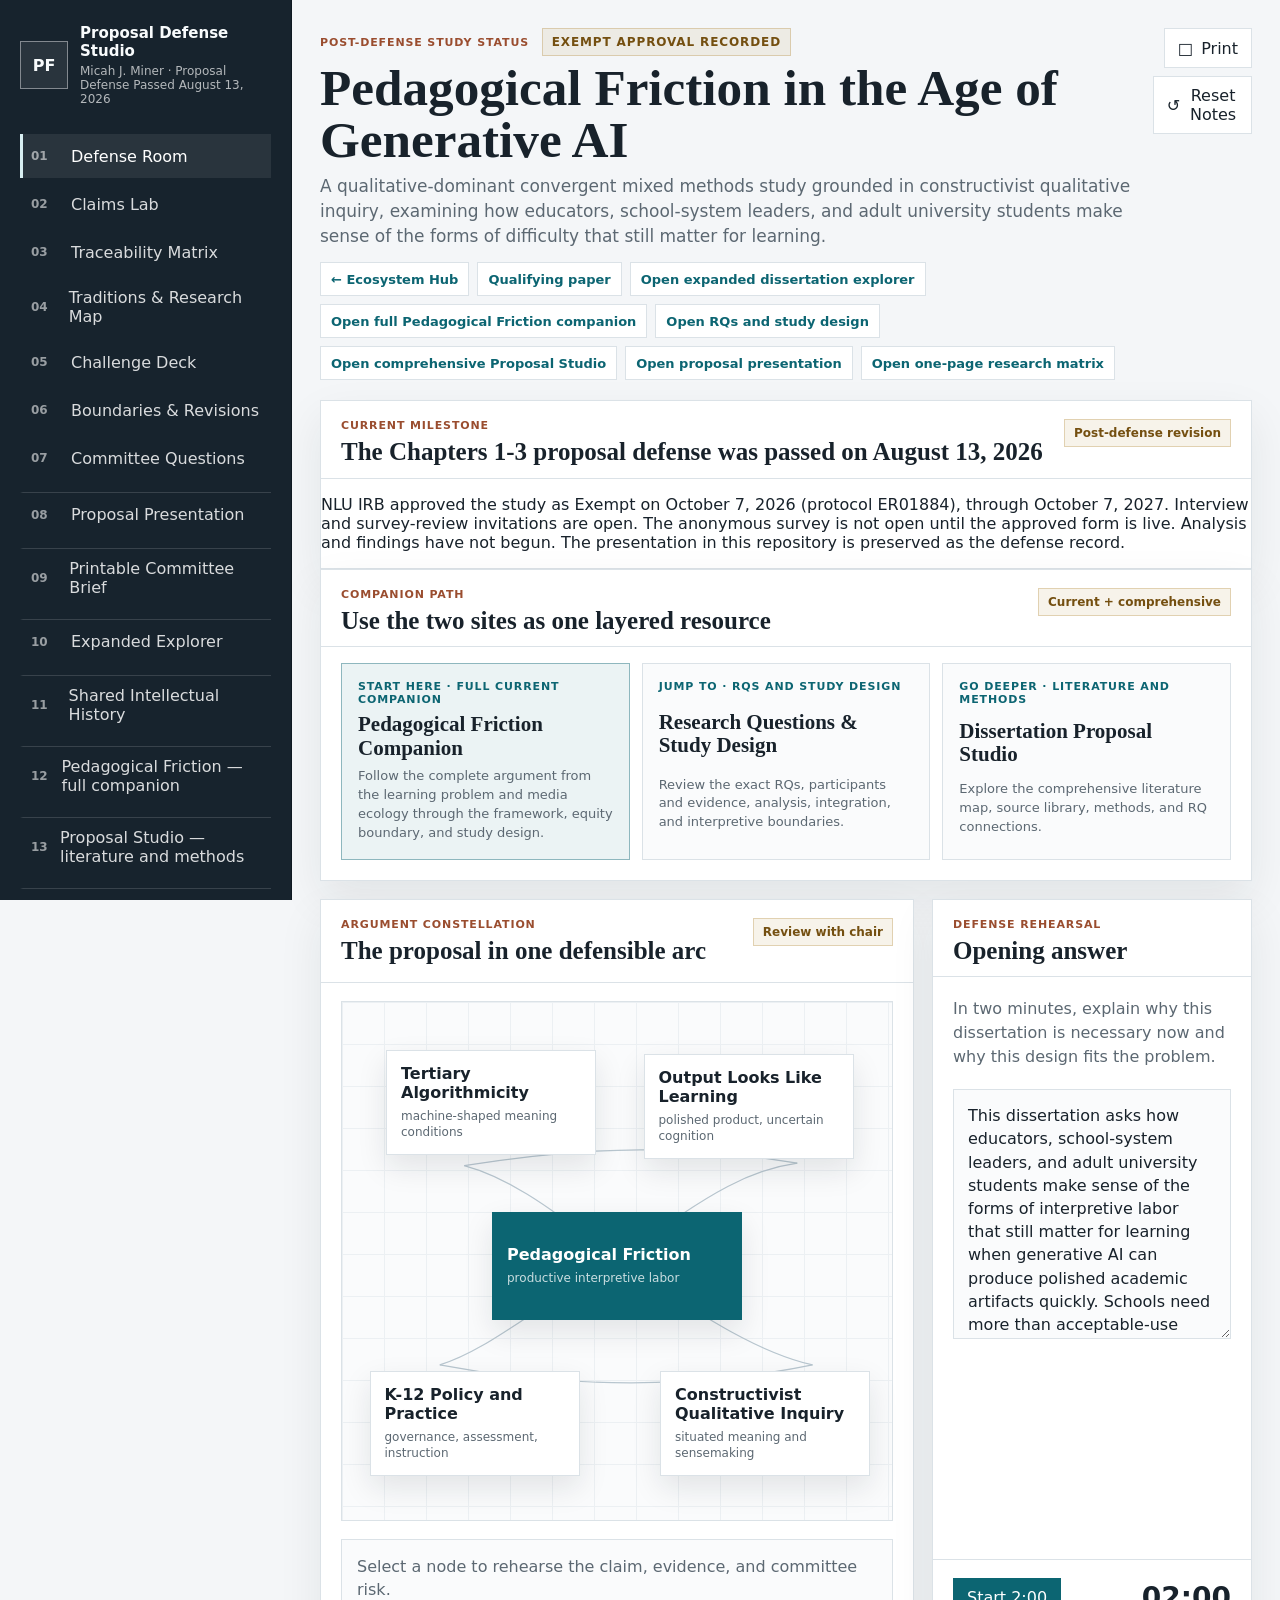
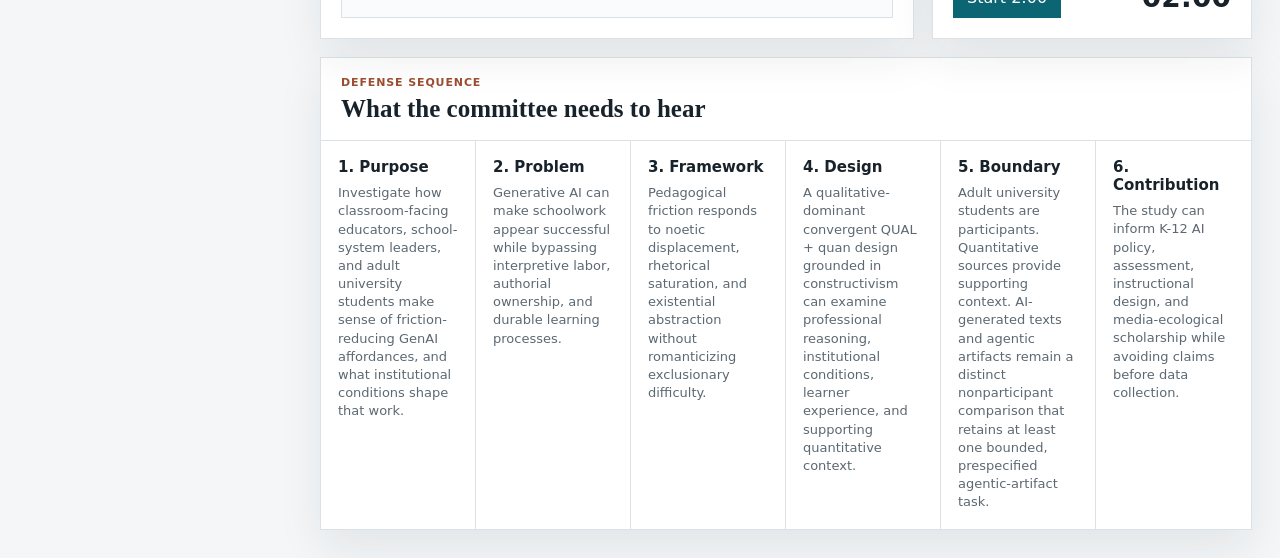
<file: index.html>
<!doctype html>
<html lang="en" data-mjm-ground="light">
<head>
  <meta charset="utf-8">
  <meta name="viewport" content="width=device-width, initial-scale=1">
  <title>Proposal Defense Studio | Pedagogical Friction in the Age of Generative AI</title>
  <meta name="description" content="Interactive dissertation proposal defense studio for claims, methods, references, and committee preparation.">
  <link rel="stylesheet" href="https://minerclass.github.io/tokens.css">
  <link rel="stylesheet" href="styles.css?v=20260901a">
</head>
<body>
  <div class="app-shell">
    <aside class="sidebar" aria-label="Proposal defense navigation">
      <a class="brand" href="#defense" data-view-link="defense" aria-label="Open Defense Room">
        <span class="brand-mark" aria-hidden="true">PF</span>
        <span>
          <strong>Proposal Defense Studio</strong>
          <small>Micah J. Miner &middot; Proposal Defense Passed August 13, 2026</small>
        </span>
      </a>

      <nav class="nav-stack" aria-label="Studio modes">
        <button class="nav-item active" type="button" data-view="defense">
          <span aria-hidden="true">01</span> Defense Room
        </button>
        <button class="nav-item" type="button" data-view="claims">
          <span aria-hidden="true">02</span> Claims Lab
        </button>
        <button class="nav-item" type="button" data-view="methods">
          <span aria-hidden="true">03</span> Traceability Matrix
        </button>
        <button class="nav-item" type="button" data-view="history">
          <span aria-hidden="true">04</span> Traditions &amp; Research Map
        </button>
        <button class="nav-item" type="button" data-view="challenges">
          <span aria-hidden="true">05</span> Challenge Deck
        </button>
        <button class="nav-item" type="button" data-view="boundaries">
          <span aria-hidden="true">06</span> Boundaries & Revisions
        </button>
        <button class="nav-item" type="button" data-view="committee">
          <span aria-hidden="true">07</span> Committee Questions
        </button>
        <a class="nav-item nav-external" href="presentation/">
          <span aria-hidden="true">08</span> Proposal Presentation
        </a>
        <a class="nav-item nav-external" href="committee-brief.html" target="_blank">
          <span aria-hidden="true">09</span> Printable Committee Brief
        </a>
        <a class="nav-item nav-external" href="explorer/">
          <span aria-hidden="true">10</span> Expanded Explorer
        </a>
        <a class="nav-item nav-external" href="intellectual-history/">
          <span aria-hidden="true">11</span> Shared Intellectual History
        </a>
        <a class="nav-item nav-external" href="https://minerclass.github.io/pedagogical-friction/#top" target="_blank" rel="noopener">
          <span aria-hidden="true">12</span> Pedagogical Friction &mdash; full companion
        </a>
        <a class="nav-item nav-external" href="https://minerclass.github.io/dissertation-proposal-studio/#traditions" target="_blank" rel="noopener">
          <span aria-hidden="true">13</span> Proposal Studio &mdash; literature and methods
        </a>
        <a class="nav-item nav-external" href="https://minerclass.github.io/dissertation-overview/" target="_blank" rel="noopener">
          <span aria-hidden="true">14</span> Dissertation Overview &mdash; canonical front door
        </a>
      </nav>

      <section class="readiness" aria-labelledby="readiness-title">
        <h2 id="readiness-title">Preparation Checks</h2>
        <div class="readiness-meter" aria-hidden="true">
          <span id="readinessBar"></span>
        </div>
        <p id="readinessText">Loading the evidence-based preparation checklist.</p>
      </section>

      <section class="source-note" aria-labelledby="source-note-title">
        <h2 id="source-note-title">Privacy Boundary</h2>
        <p>Public site content should explain the study, rehearse the defense, and map sources. Interview data, consent records, transcripts, survey responses, and private notes do not belong in GitHub Pages.</p>
      </section>
    </aside>

    <main class="workspace">
      <header class="topbar">
        <div>
          <p class="section-label">Post-Defense Study Status <span class="status-chip caution" style="margin-left:8px; font-size:0.75rem;">Exempt approval recorded</span></p>
          <h1>Pedagogical Friction in the Age of Generative AI</h1>
          <p class="lede">A qualitative-dominant convergent mixed methods study grounded in constructivist qualitative inquiry, examining how educators, school-system leaders, and adult university students make sense of the forms of difficulty that still matter for learning.</p>
          <div class="source-links" aria-label="Authoritative source documents">
            <a href="https://minerclass.github.io/dissertationquestionsbeta/" target="_blank" rel="noopener" style="font-weight: 600;">← Ecosystem Hub</a>
            <a href="https://docs.google.com/document/d/1ZtE5wDm3HvBcHt6LB7DyI1_oUZx5oc89CrKbRl_WAGY/edit?usp=sharing" target="_blank" rel="noopener">Qualifying paper</a>
            <a href="explorer/">Open expanded dissertation explorer</a>
            <a href="https://minerclass.github.io/pedagogical-friction/#top" target="_blank" rel="noopener">Open full Pedagogical Friction companion</a>
            <a href="https://minerclass.github.io/pedagogical-friction/#study" target="_blank" rel="noopener">Open RQs and study design</a>
            <a href="https://minerclass.github.io/dissertation-proposal-studio/#traditions" target="_blank" rel="noopener">Open comprehensive Proposal Studio</a>
            <a href="presentation/">Open proposal presentation</a>
            <a href="methods-matrix/">Open one-page research matrix</a>
          </div>
        </div>
        <div class="top-actions" aria-label="Studio actions">
          <button class="icon-button" type="button" id="printView" title="Print or save current view">
            <span aria-hidden="true">□</span>
            <span>Print</span>
          </button>
          <button class="icon-button" type="button" id="resetNotes" title="Reset local rehearsal notes">
            <span aria-hidden="true">↺</span>
            <span>Reset Notes</span>
          </button>
        </div>
      </header>

      <section class="panel" aria-labelledby="milestone-title">
        <div class="panel-heading compact">
          <div>
            <p class="section-label">Current Milestone</p>
            <h2 id="milestone-title">The Chapters 1-3 proposal defense was passed on August 13, 2026</h2>
          </div>
          <span class="status-chip review">Post-defense revision</span>
        </div>
        <p>NLU IRB approved the study as Exempt on October 7, 2026 (protocol ER01884), through October 7, 2027. Interview and survey-review invitations are open. The anonymous survey is not open until the approved form is live. Analysis and findings have not begun. The presentation in this repository is preserved as the defense record.</p>
      </section>

      <section class="view active" id="view-defense" aria-labelledby="defense-title">
        <section class="companion-path panel" aria-labelledby="companion-path-title">
          <div class="panel-heading compact">
            <div>
              <p class="section-label">Companion Path</p>
              <h2 id="companion-path-title">Use the two sites as one layered resource</h2>
            </div>
            <span class="status-chip review">Current + comprehensive</span>
          </div>
          <div class="companion-path-grid">
            <a class="companion-card current" href="https://minerclass.github.io/pedagogical-friction/#top" target="_blank" rel="noopener">
              <span class="companion-kicker">Start here · Full current companion</span>
              <strong>Pedagogical Friction Companion</strong>
              <span>Follow the complete argument from the learning problem and media ecology through the framework, equity boundary, and study design.</span>
            </a>
            <a class="companion-card" href="https://minerclass.github.io/pedagogical-friction/#study" target="_blank" rel="noopener">
              <span class="companion-kicker">Jump to · RQs and study design</span>
              <strong>Research Questions &amp; Study Design</strong>
              <span>Review the exact RQs, participants and evidence, analysis, integration, and interpretive boundaries.</span>
            </a>
            <a class="companion-card" href="https://minerclass.github.io/dissertation-proposal-studio/#traditions" target="_blank" rel="noopener">
              <span class="companion-kicker">Go deeper · Literature and methods</span>
              <strong>Dissertation Proposal Studio</strong>
              <span>Explore the comprehensive literature map, source library, methods, and RQ connections.</span>
            </a>
          </div>
        </section>
        <div class="defense-grid">
          <section class="argument-board panel">
            <div class="panel-heading">
              <div>
                <p class="section-label">Argument Constellation</p>
                <h2 id="defense-title">The proposal in one defensible arc</h2>
              </div>
              <span class="status-chip review">Review with chair</span>
            </div>
            <div class="constellation" aria-label="Core argument map">
              <button class="node central" type="button" data-node="Pedagogical Friction">
                <strong>Pedagogical Friction</strong>
                <span>productive interpretive labor</span>
              </button>
              <button class="node node-a" type="button" data-node="Tertiary Algorithmicity">
                <strong>Tertiary Algorithmicity</strong>
                <span>machine-shaped meaning conditions</span>
              </button>
              <button class="node node-b" type="button" data-node="Output Looks Like Learning">
                <strong>Output Looks Like Learning</strong>
                <span>polished product, uncertain cognition</span>
              </button>
              <button class="node node-c" type="button" data-node="K-12 Policy and Practice">
                <strong>K-12 Policy and Practice</strong>
                <span>governance, assessment, instruction</span>
              </button>
              <button class="node node-d" type="button" data-node="Constructivist Qualitative Inquiry">
                <strong>Constructivist Qualitative Inquiry</strong>
                <span>situated meaning and sensemaking</span>
              </button>
              <svg class="lines" viewBox="0 0 900 520" aria-hidden="true" focusable="false">
                <path d="M450 260 C330 160 260 120 200 104"></path>
                <path d="M450 260 C610 138 675 110 745 100"></path>
                <path d="M450 260 C310 340 238 406 160 430"></path>
                <path d="M450 260 C590 350 680 410 770 430"></path>
                <path d="M200 104 C410 70 575 70 745 100"></path>
                <path d="M160 430 C370 470 585 468 770 430"></path>
              </svg>
            </div>
            <div class="node-detail" id="nodeDetail">
              Select a node to rehearse the claim, evidence, and committee risk.
            </div>
          </section>

          <section class="panel rehearsal-card" aria-labelledby="rehearsal-title">
            <div class="panel-heading compact">
              <div>
                <p class="section-label">Defense Rehearsal</p>
                <h2 id="rehearsal-title">Opening answer</h2>
              </div>
            </div>
            <p class="prompt">In two minutes, explain why this dissertation is necessary now and why this design fits the problem.</p>
            <textarea id="openingAnswer" aria-label="Opening defense answer notes"></textarea>
            <div class="timer-row">
              <button type="button" class="primary-button" id="startTimer">Start 2:00</button>
              <output id="timerOutput" aria-live="polite">02:00</output>
            </div>
          </section>
        </div>

        <section class="evidence-rail panel" aria-labelledby="evidence-title">
          <div class="panel-heading">
            <div>
              <p class="section-label">Defense Sequence</p>
              <h2 id="evidence-title">What the committee needs to hear</h2>
            </div>
          </div>
          <div class="sequence" id="defenseSequence"></div>
        </section>
      </section>

      <section class="view" id="view-claims" aria-labelledby="claims-title">
        <div class="toolbar panel">
          <div>
            <p class="section-label">Claims Lab</p>
            <h2 id="claims-title">Stress-test the claims before the room does</h2>
          </div>
          <label class="select-label">Filter
            <select id="claimFilter">
              <option value="all">All claim types</option>
              <option value="problem">Problem</option>
              <option value="framework">Framework</option>
              <option value="method">Method</option>
              <option value="ethics">Ethics</option>
            </select>
          </label>
        </div>
        <div class="claim-layout">
          <div class="claim-list panel" id="claimList" aria-label="Claim list"></div>
          <article class="claim-detail panel" id="claimDetail" aria-live="polite"></article>
        </div>
        <div class="panel" style="margin-top: 2rem;">
          <div class="panel-heading compact">
            <div>
              <p class="section-label">Best Counterarguments</p>
              <h2>The strongest reasons to doubt the study</h2>
            </div>
          </div>
          <div class="detail-grid" style="grid-template-columns: 1fr 1fr;">
            <div class="detail-box">
              <strong>Technological Determinism</strong>
              <p>Generative AI does not force noetic bypass; it merely offers the option. The framework may over-attribute causality to the technology rather than to the instructional design or student motivation.</p>
              <em>Rebuttal: The study explicitly bounds causality by using "tertiary algorithmicity" as a conditioning environment, not a determinant force. It studies how educators navigate the affordances, not how the tool overrides agency.</em>
            </div>
            <div class="detail-box">
              <strong>Romanticizing Difficulty</strong>
              <p>The distinction between productive and exclusionary friction is subjective. What is called "productive" by an educator may still be an exclusionary barrier for neurodivergent or disabled learners.</p>
              <em>Rebuttal: The framework centers this very tension. RQ1 investigates how educators make sense of this distinction, capturing when and how they get it wrong. The study is not prescribing universal difficulty, but examining the governance of difficulty.</em>
            </div>
            <div class="detail-box">
              <strong>Unproductive Success is just traditional cheating</strong>
              <p>We already have frameworks for academic dishonesty and shortcut-taking. "Pedagogical friction" is just new jargon for older problems.</p>
              <em>Rebuttal: Academic integrity frameworks focus on the origin of the text. Friction focuses on the origin of the learning. GenAI produces text without the traditional markers of cheating (plagiarism), fundamentally severing the link between output quality and cognitive labor.</em>
            </div>
          </div>
        </div>
      </section>

      <section class="view" id="view-methods" aria-labelledby="methods-title">
        <div class="toolbar panel">
          <div>
            <p class="section-label">Interactive Traceability Matrix</p>
            <h2 id="methods-title">Linking research questions to evidence, analysis, and limitations</h2>
          </div>
          <a href="methods-matrix/">Open printable one-page matrix</a>
        </div>
        <div class="method-matrix panel" style="overflow-x: auto;">
          <table>
            <thead>
              <tr>
                <th>Research question</th>
                <th>Participants / evidence</th>
                <th>Instruments</th>
                <th>Analysis</th>
                <th>Constructs</th>
                <th>Integration point</th>
                <th>Limitations</th>
              </tr>
            </thead>
            <tbody id="methodRows"></tbody>
          </table>
        </div>
        <div class="methods-support-grid">
          <section class="panel">
            <div class="panel-heading compact">
              <div>
                <p class="section-label">Defense Preparation</p>
                <h2>Confirm before the August 13 defense</h2>
              </div>
            </div>
            <ul class="check-list" id="sampleChecks"></ul>
          </section>
          <section class="panel">
            <div class="panel-heading compact">
              <div>
                <p class="section-label">Public / Private</p>
                <h2>Data governance split</h2>
              </div>
            </div>
            <div class="boundary-grid" id="boundaryGrid"></div>
          </section>
        </div>
      </section>

      <section class="view" id="view-boundaries" aria-labelledby="boundaries-title">
        <div class="toolbar panel">
          <div>
            <p class="section-label">Boundaries & Revisions</p>
            <h2 id="boundaries-title">Scope limitations and framework evolution</h2>
          </div>
        </div>
        <div class="methods-support-grid">
          <section class="panel">
            <div class="panel-heading compact">
              <div>
                <p class="section-label">Scope Limits</p>
                <h2>What this study cannot claim</h2>
              </div>
            </div>
            <ul class="scope-limit-list">
              <li>
                <strong>It cannot evaluate student learning outcomes.</strong>
                <p>The study captures educator perceptions of learning and proxy measures (grades, artifacts, teacher judgment), not direct causal impacts on student cognition.</p>
              </li>
              <li>
                <strong>It cannot provide universal K-12 generalizations.</strong>
                <p>As an interpretive qualitative study, the findings may support reasoned transfer to similar contexts, but they do not provide universal statistical generalizability.</p>
              </li>
              <li>
                <strong>It cannot assess long-term AI impacts.</strong>
                <p>The study captures a specific historical moment (the initial integration of generative systems). It does not predict how normalization will shape schooling a decade from now.</p>
              </li>
              <li>
                <strong>It cannot resolve the AI integrity debate.</strong>
                <p>The study deliberately pivots from integrity to learning process; it cannot definitively tell schools how to handle discipline or academic misconduct policies.</p>
              </li>
            </ul>
          </section>

          <section class="panel">
            <div class="panel-heading compact">
              <div>
                <p class="section-label">Framework Revision</p>
                <h2>How the framework has evolved</h2>
              </div>
            </div>
            <div class="timeline" style="margin-top: 1rem;">
              <article class="boundary-item" style="margin-bottom: 1rem;">
                <strong>From "Cognitive" to "Noetic"</strong>
                <p>Initially framed as "cognitive friction", the terminology was updated to "noetic friction" to better align with the canonical framework and distinguish interpretive labor from raw mental effort.</p>
              </article>
              <article class="boundary-item" style="margin-bottom: 1rem;">
                <strong>Addition of Infrastructural Dimension</strong>
                <p>The original triad (Noetic, Rhetorical, Existential) lacked an account of the systemic conditions that enable them. The "Infrastructural" dimension was added to capture policy, assessment, and governance.</p>
              </article>
              <article class="boundary-item" style="margin-bottom: 1rem;">
                <strong>Constructivist Methodological Alignment</strong>
                <p>The methodology now uses constructivist qualitative inquiry without an unnecessary historical tradition label. Sensemaking drives the questions, thematic analysis develops patterns across accounts, and supporting quantitative evidence retains a limited contextual role.</p>
              </article>
            </div>
          </section>
        </div>
      </section>

      <section class="view" id="view-history" aria-labelledby="history-title">
        <div class="toolbar panel">
          <div>
            <p class="section-label">Traditions and Research Infrastructure</p>
            <h2 id="history-title">A working literature map for the proposal defense</h2>
          </div>
          <div class="toolbar-controls">
            <input id="historySearch" type="search" placeholder="Search source, concept, discipline" aria-label="Search the literature map">
            <select id="historyFilter" aria-label="Filter the literature map by group">
              <option value="all">All clusters</option>
            </select>
          </div>
        </div>
        <div class="history-layout">
          <div class="timeline panel" id="historyTimeline" aria-label="Reference timeline"></div>
          <article class="source-detail panel" id="sourceDetail" aria-live="polite"></article>
        </div>
      </section>

      <section class="view" id="view-challenges" aria-labelledby="challenges-title">
        <div class="toolbar panel">
          <div>
            <p class="section-label">Active Recall</p>
            <h2 id="challenges-title">Challenge Deck</h2>
          </div>
          <span class="status-chip caution">Draft answers require source verification</span>
        </div>
        <div class="challenge-layout">
          <aside class="panel challenge-categories" aria-label="Challenge categories" id="challengeCategories"></aside>
          <article class="panel challenge-card" aria-live="polite">
            <div class="panel-heading">
              <div>
                <p class="section-label" id="challengeProgress"></p>
                <h2 id="challengeHeading"></h2>
              </div>
            </div>
            <div class="challenge-body">
              <p class="challenge-question" id="challengeQuestion"></p>
              <button class="primary-button" type="button" id="revealChallenge">Reveal rationale and response scaffold</button>
              <div class="challenge-answer" id="challengeAnswer" hidden>
                <section>
                  <h3>Why the committee may ask</h3>
                  <p id="challengeRationale"></p>
                </section>
                <section>
                  <h3>Response scaffold</h3>
                  <ul id="challengePoints"></ul>
                </section>
              </div>
            </div>
            <div class="challenge-controls">
              <button class="icon-button" type="button" id="previousChallenge">Previous</button>
              <button class="icon-button" type="button" id="nextChallenge">Next</button>
            </div>
          </article>
        </div>
      </section>

      <section class="view" id="view-committee" aria-labelledby="committee-title">
        <div class="toolbar panel">
          <div>
            <p class="section-label">Committee Questions</p>
            <h2 id="committee-title">Rehearse the questions that matter</h2>
          </div>
          <span class="status-chip verified">Local notes only</span>
        </div>
        <div class="committee-layout">
          <section class="panel">
            <div class="question-list" id="questionList"></div>
          </section>
          <section class="panel">
            <div class="panel-heading compact">
              <div>
                <p class="section-label">Scratchpad</p>
                <h2>Chair-facing notes</h2>
              </div>
            </div>
            <textarea id="committeeNotes" aria-label="Committee preparation notes"></textarea>
          </section>
        </div>
      </section>
    </main>
  </div>
  <!-- Bump ?v= on every change to these files, as with styles.css above.
       /explorer and /intellectual-history load intellectual-history.js without
       a version, deliberately: they are the only pages opened from disk, and
       leaving them bare keeps that path untouched. The cost is that this page
       and those two hold separate cache entries for the same file. -->
  <script src="intellectual-history.js?v=20260813a"></script>
  <script src="app.js?v=20260813a"></script>
</body>
</html>
</file>
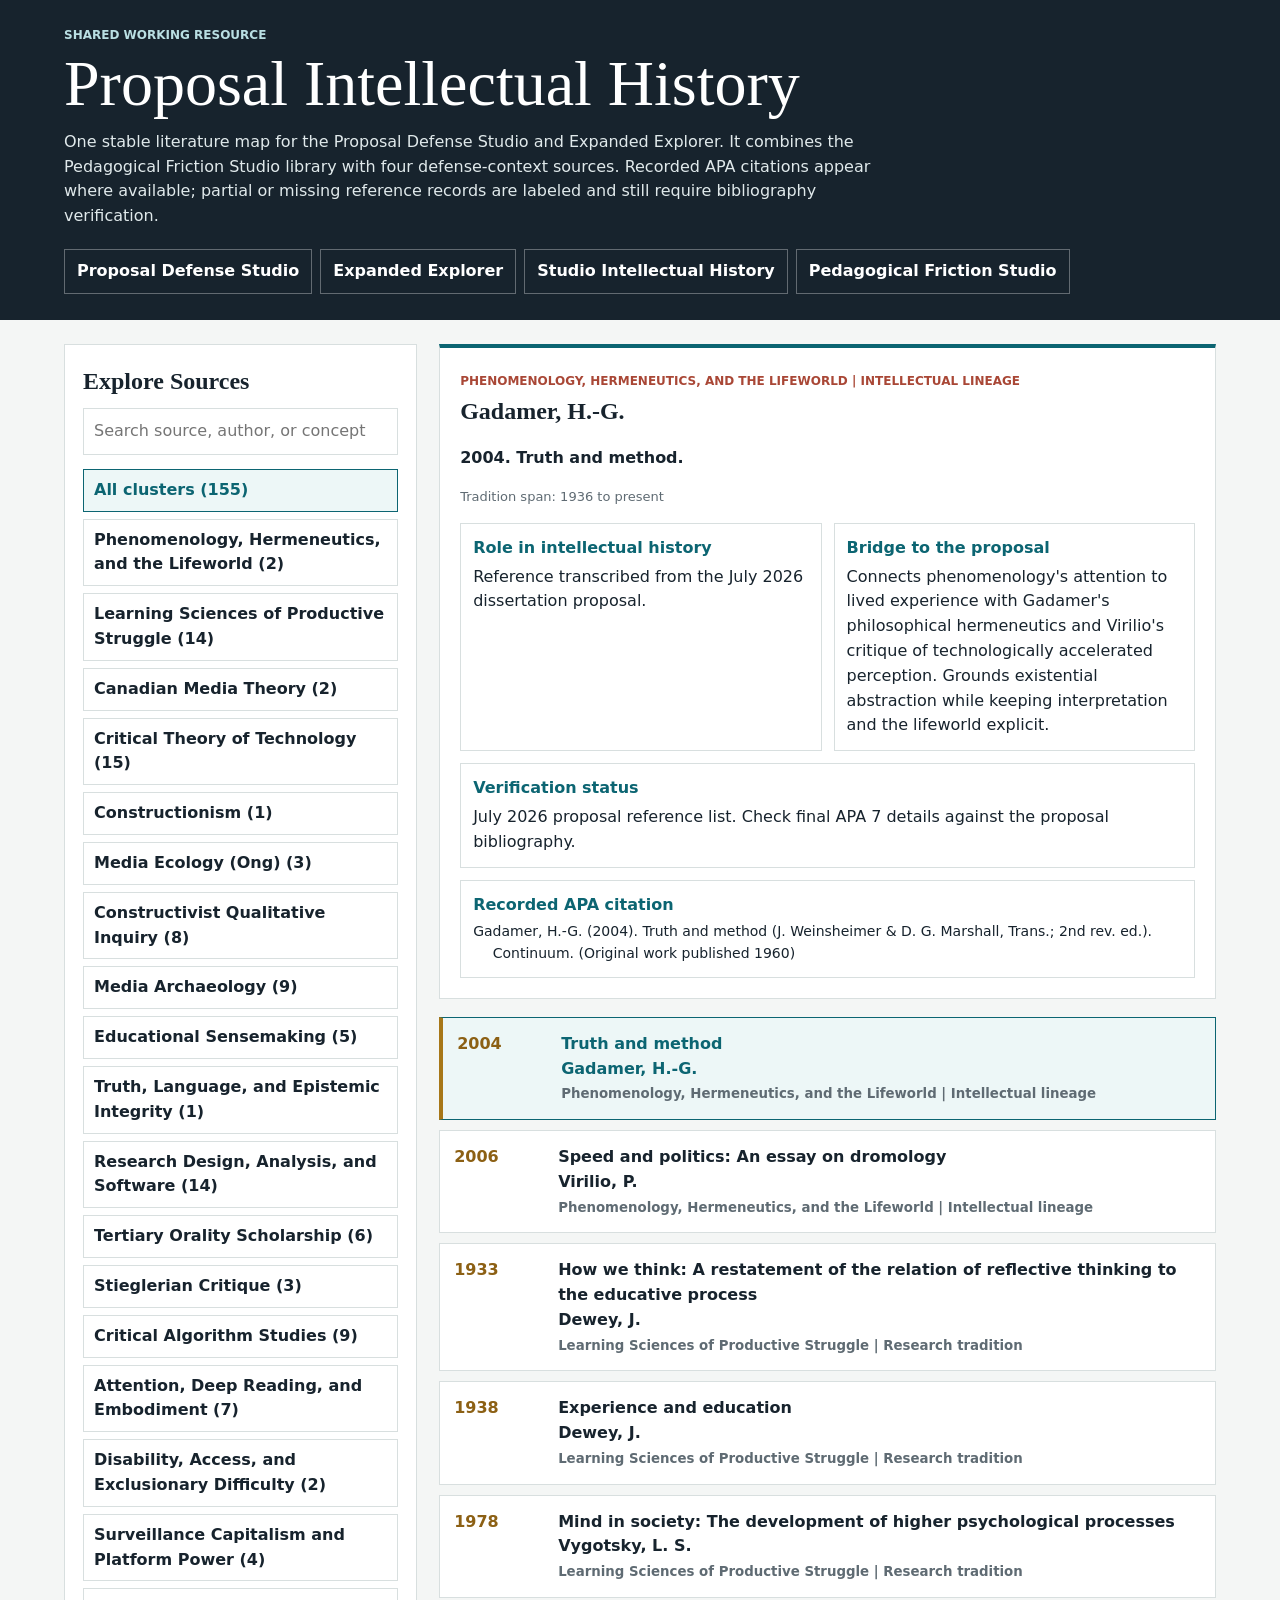
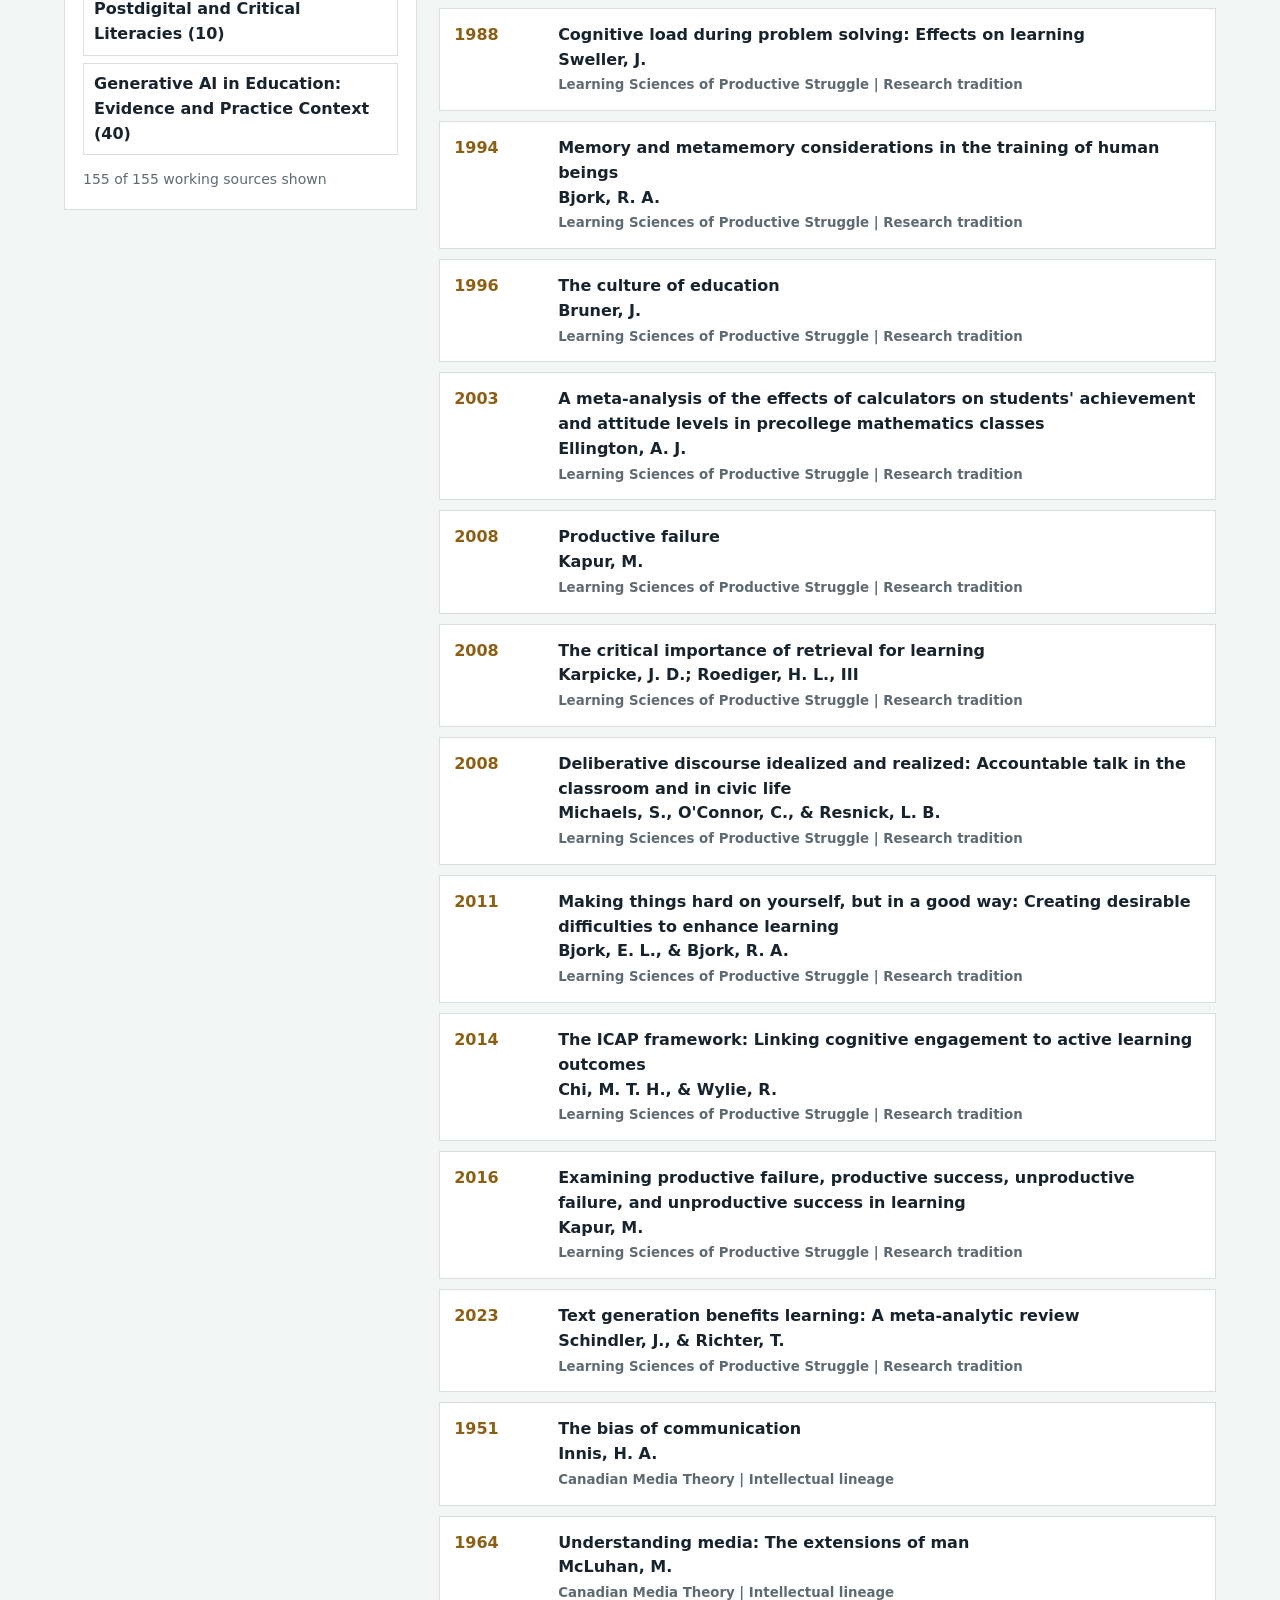
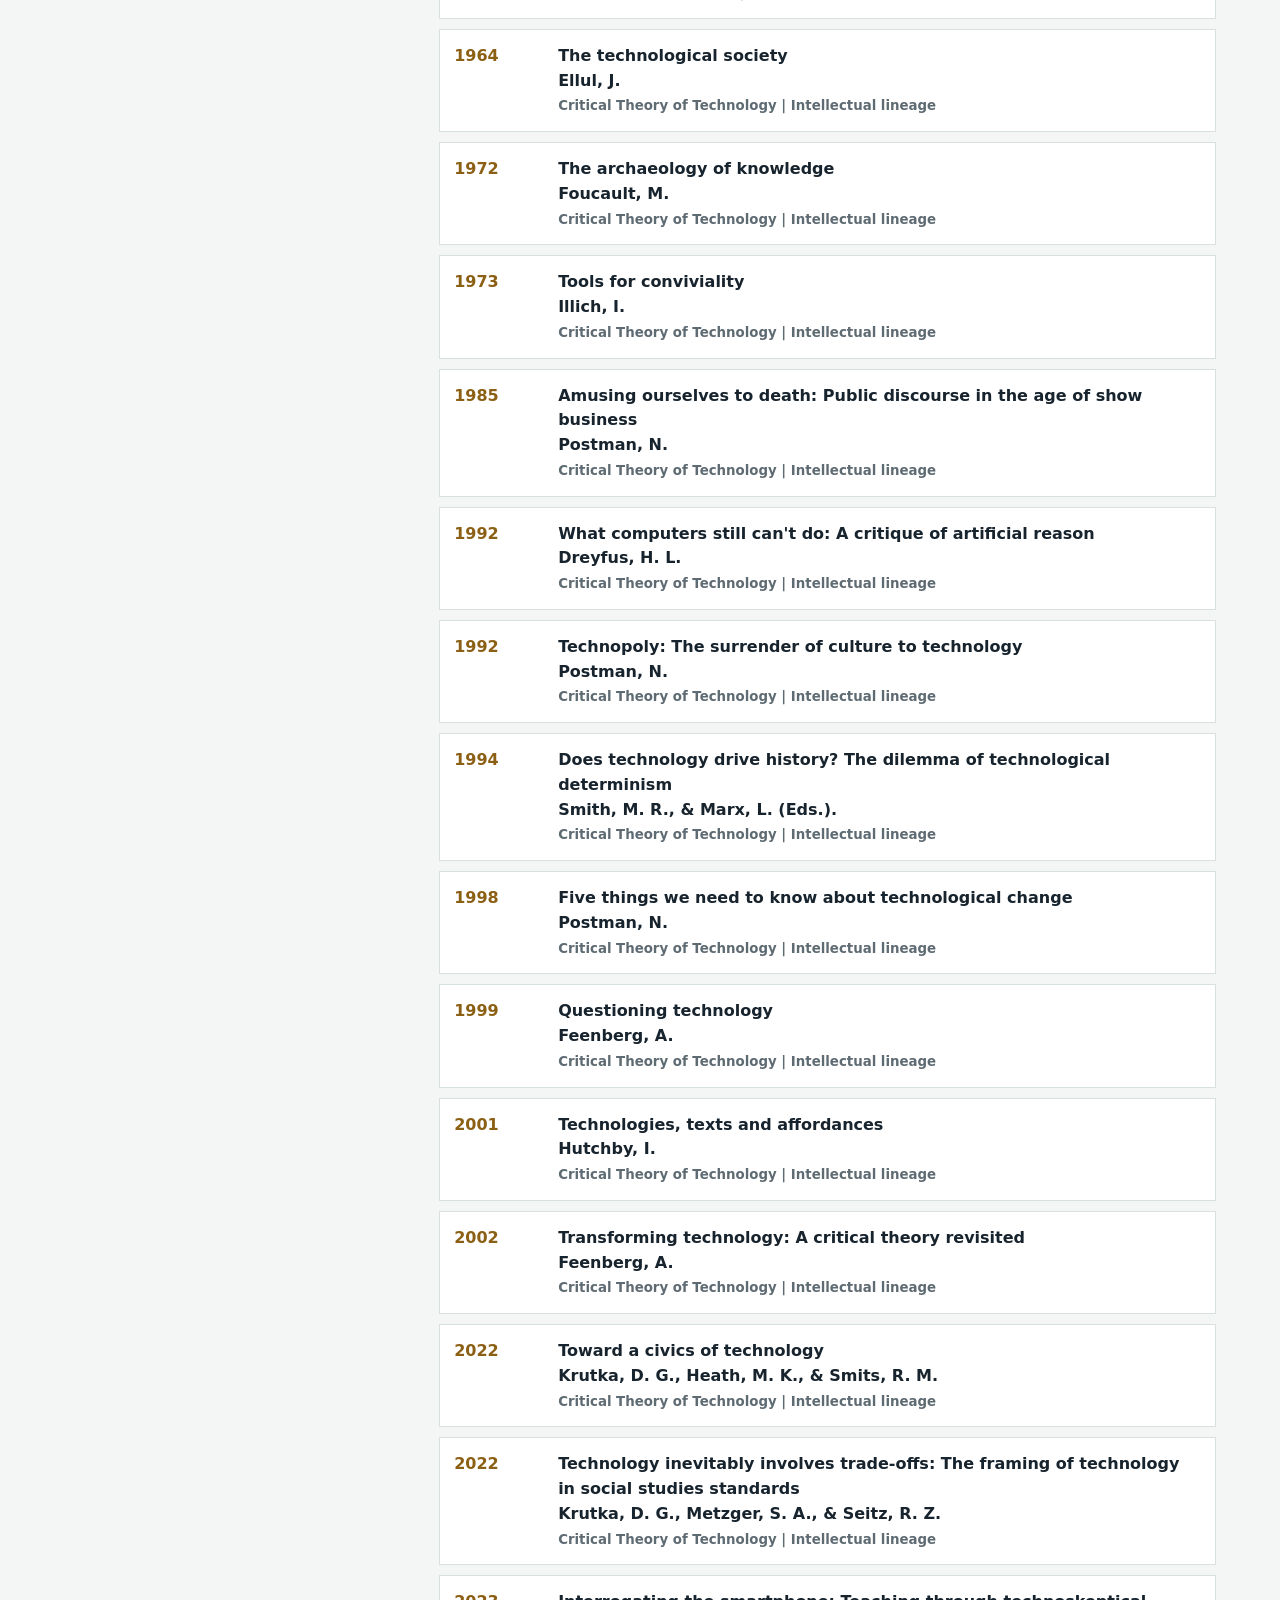
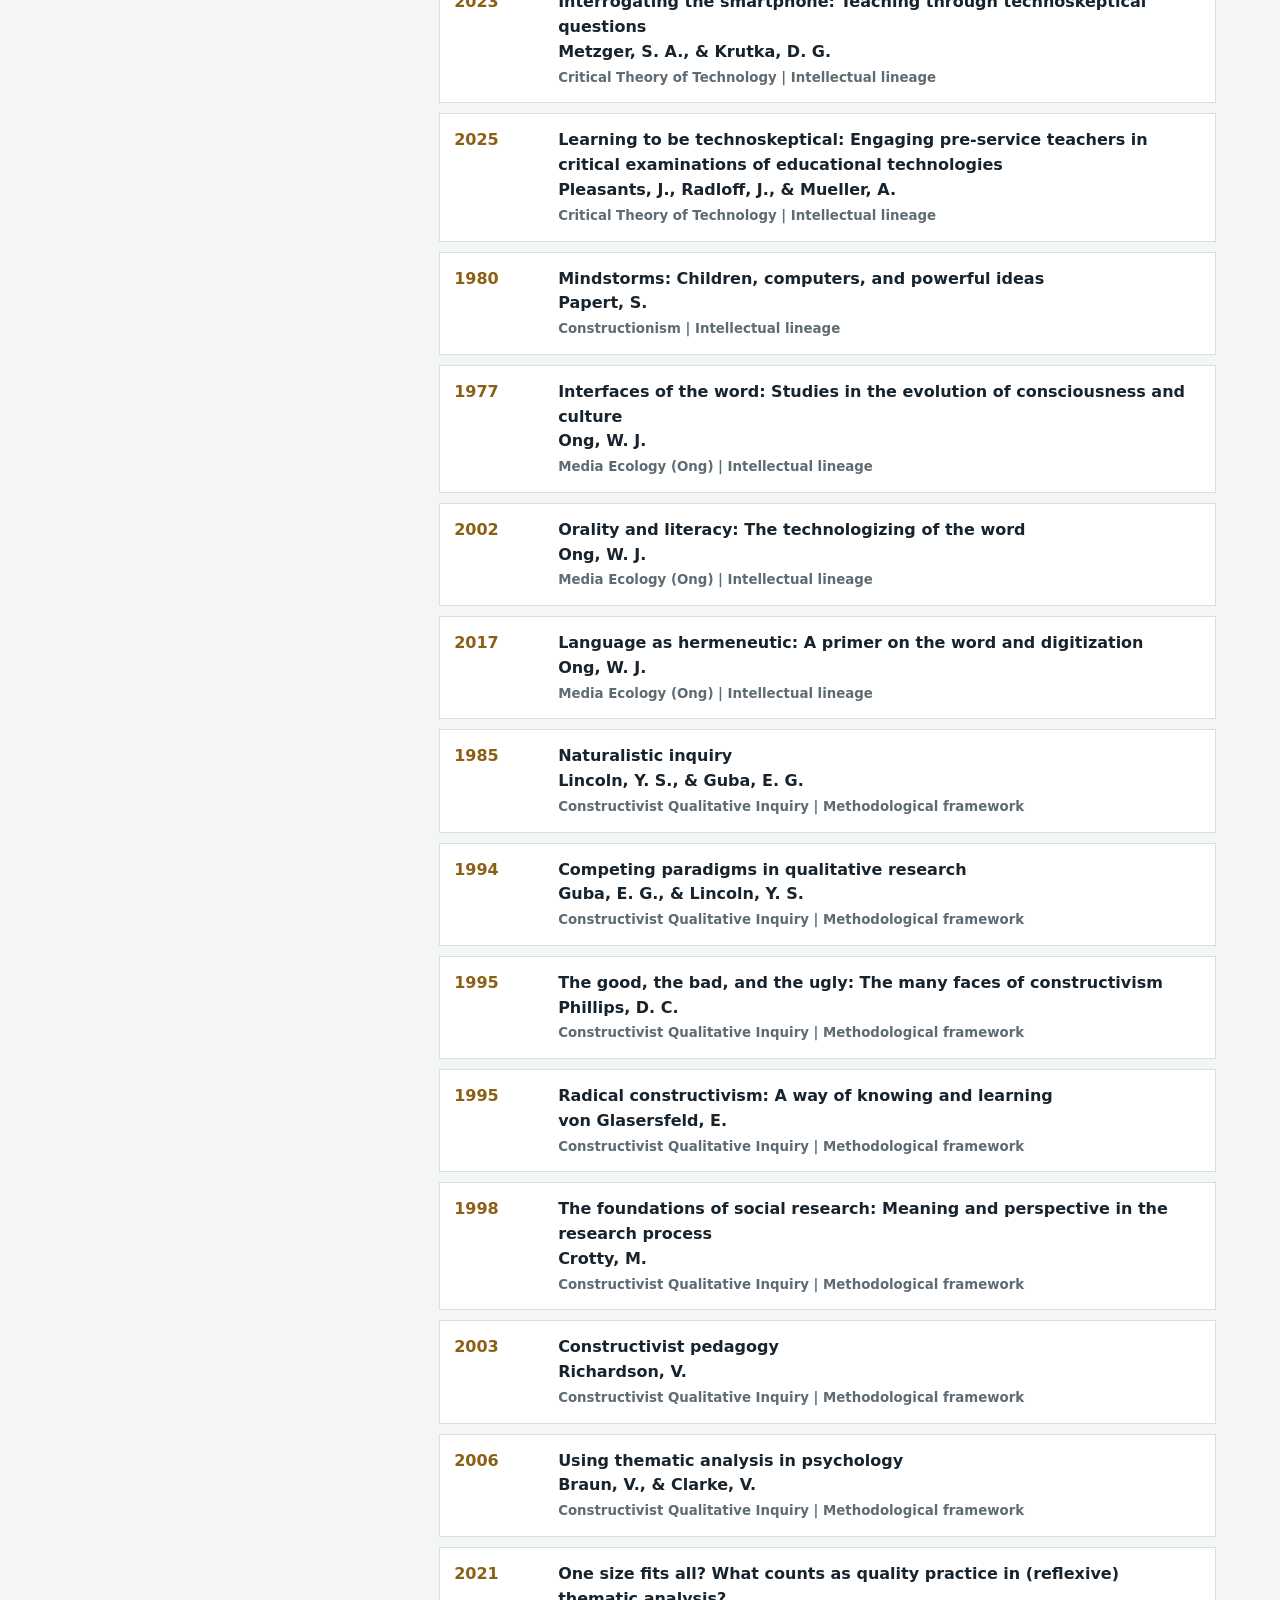
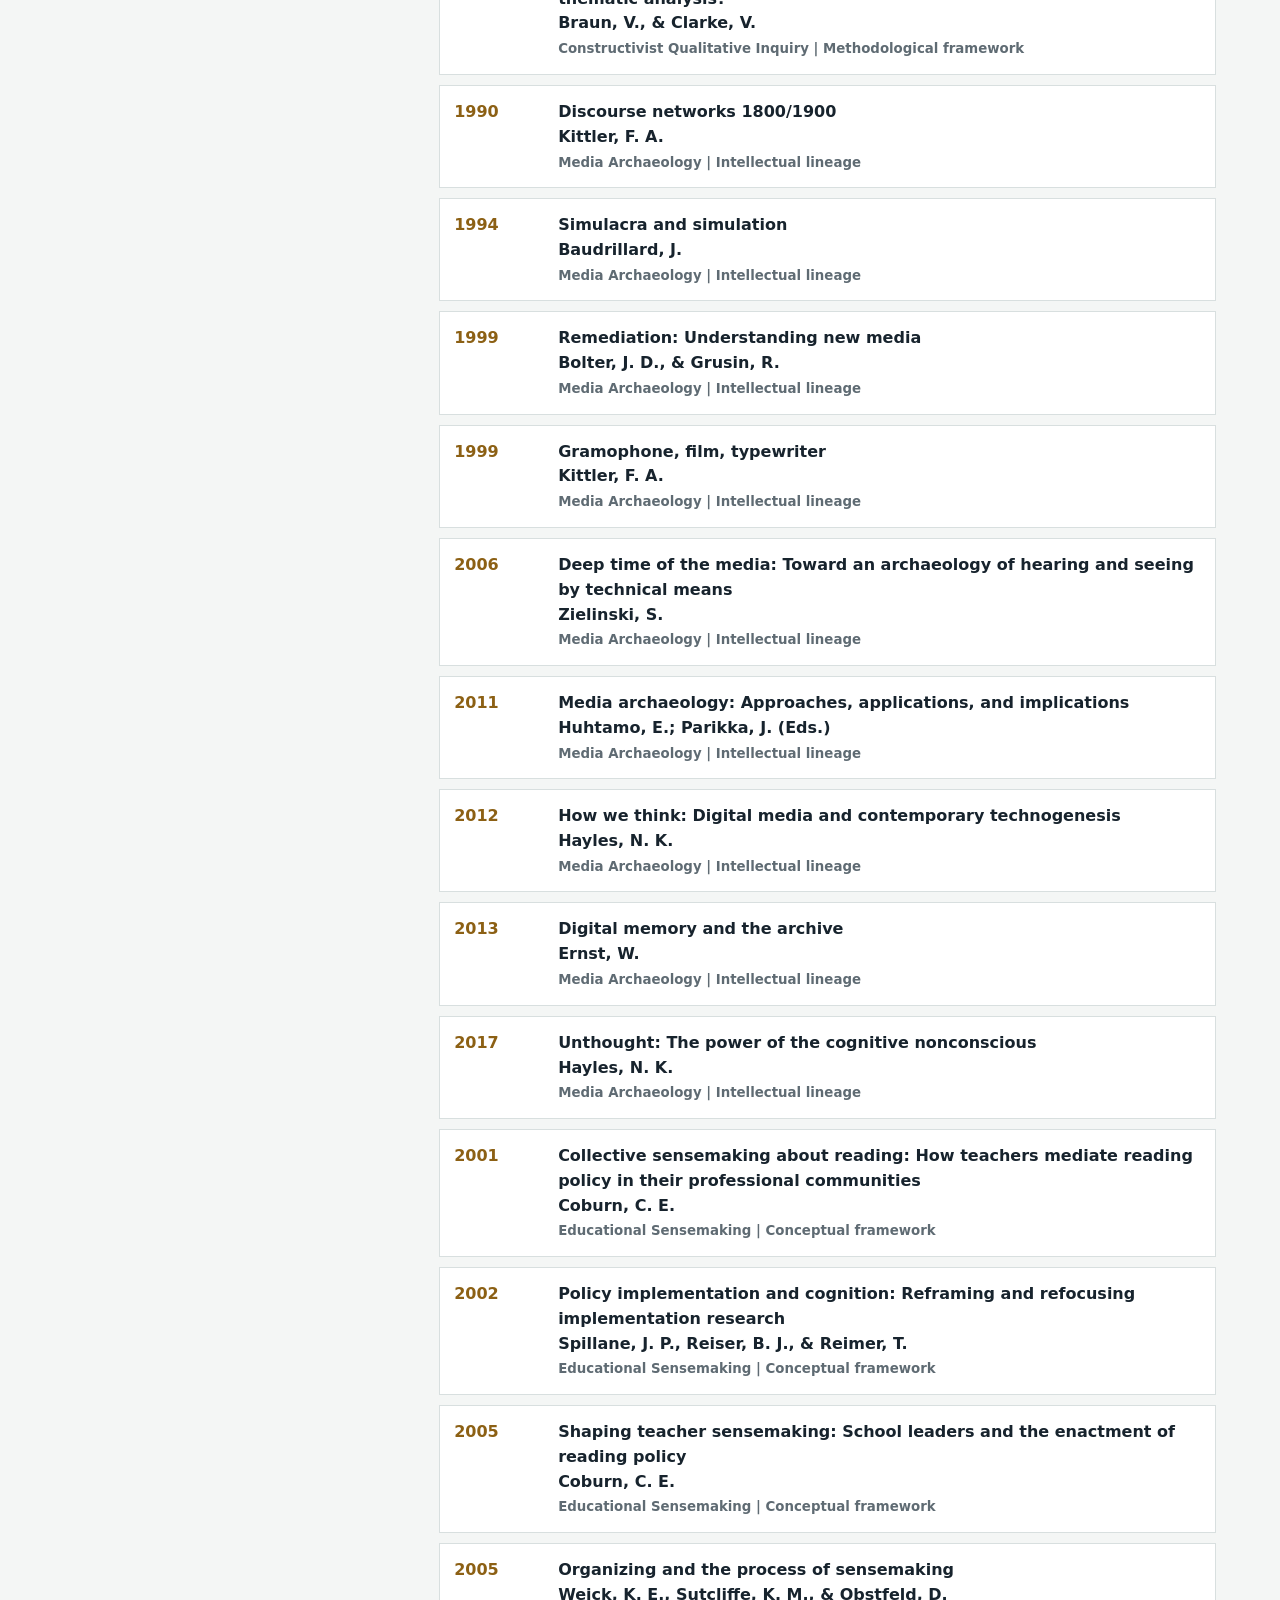
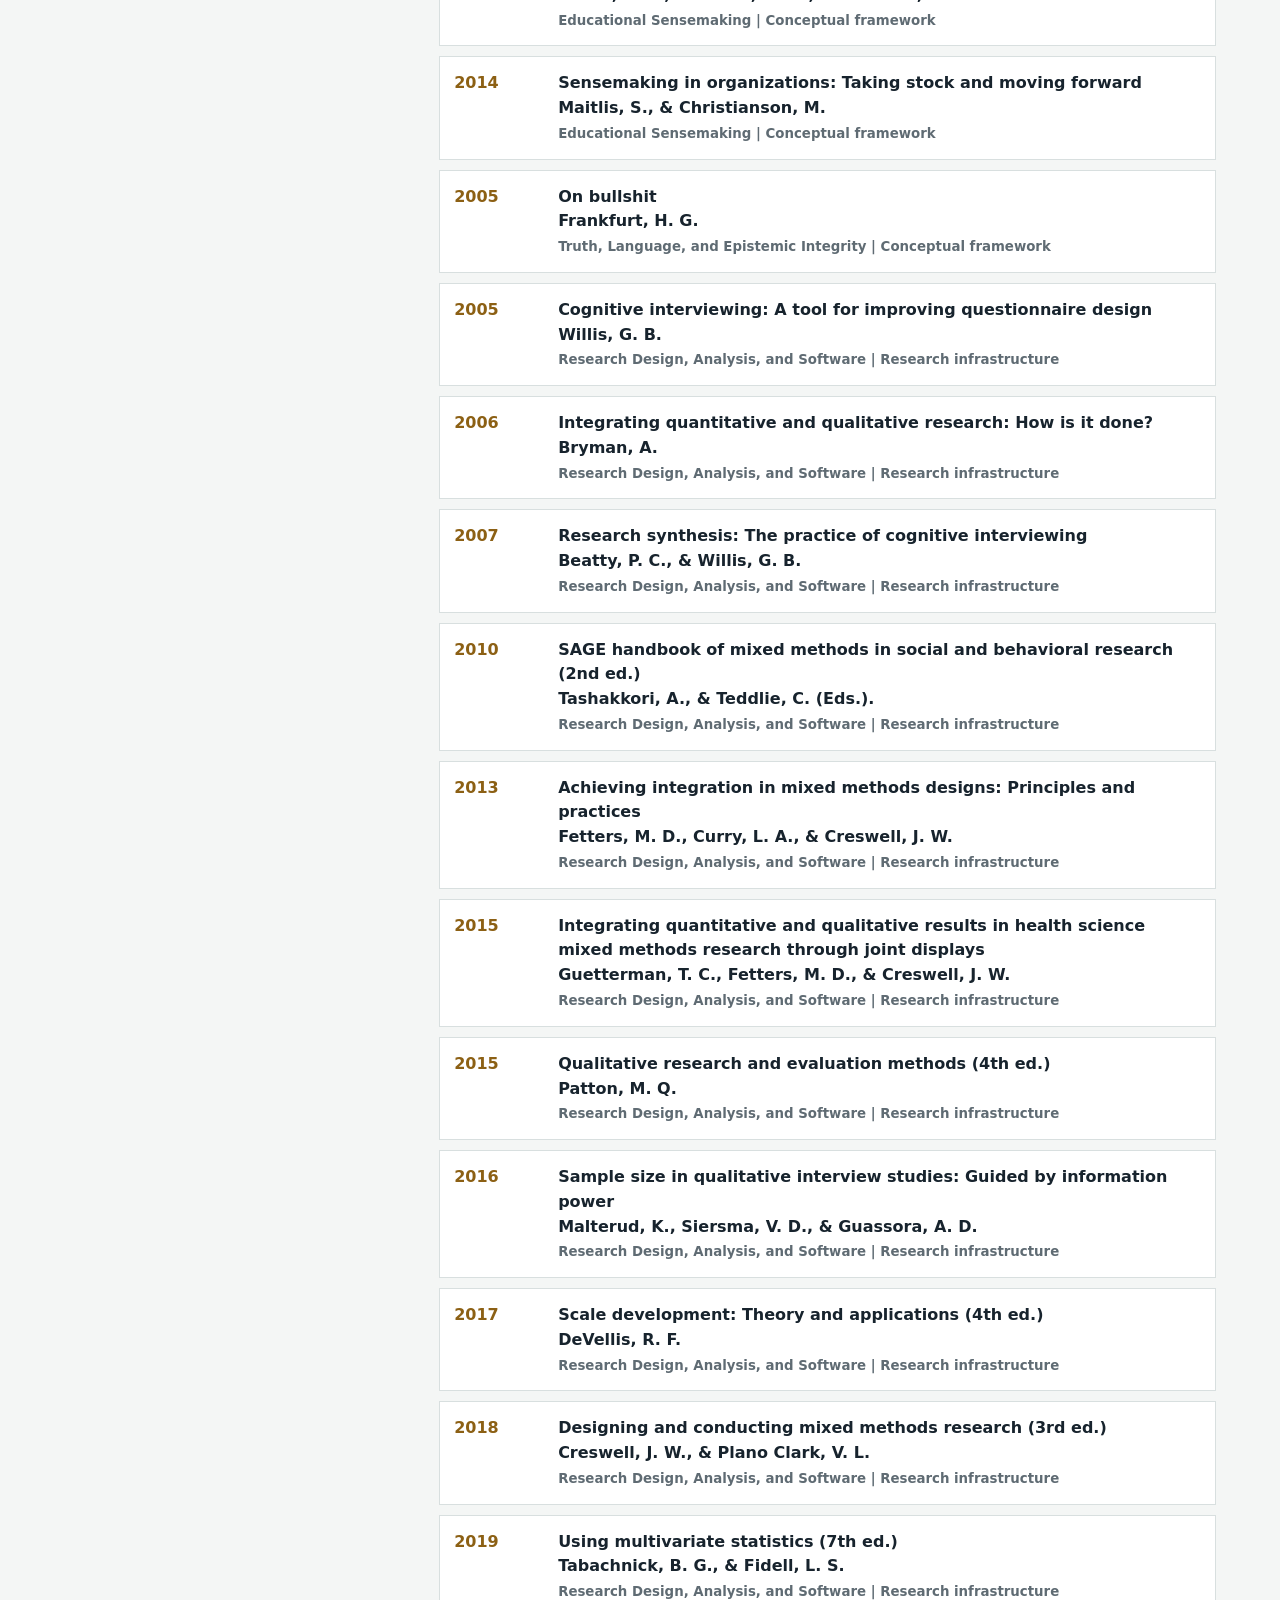
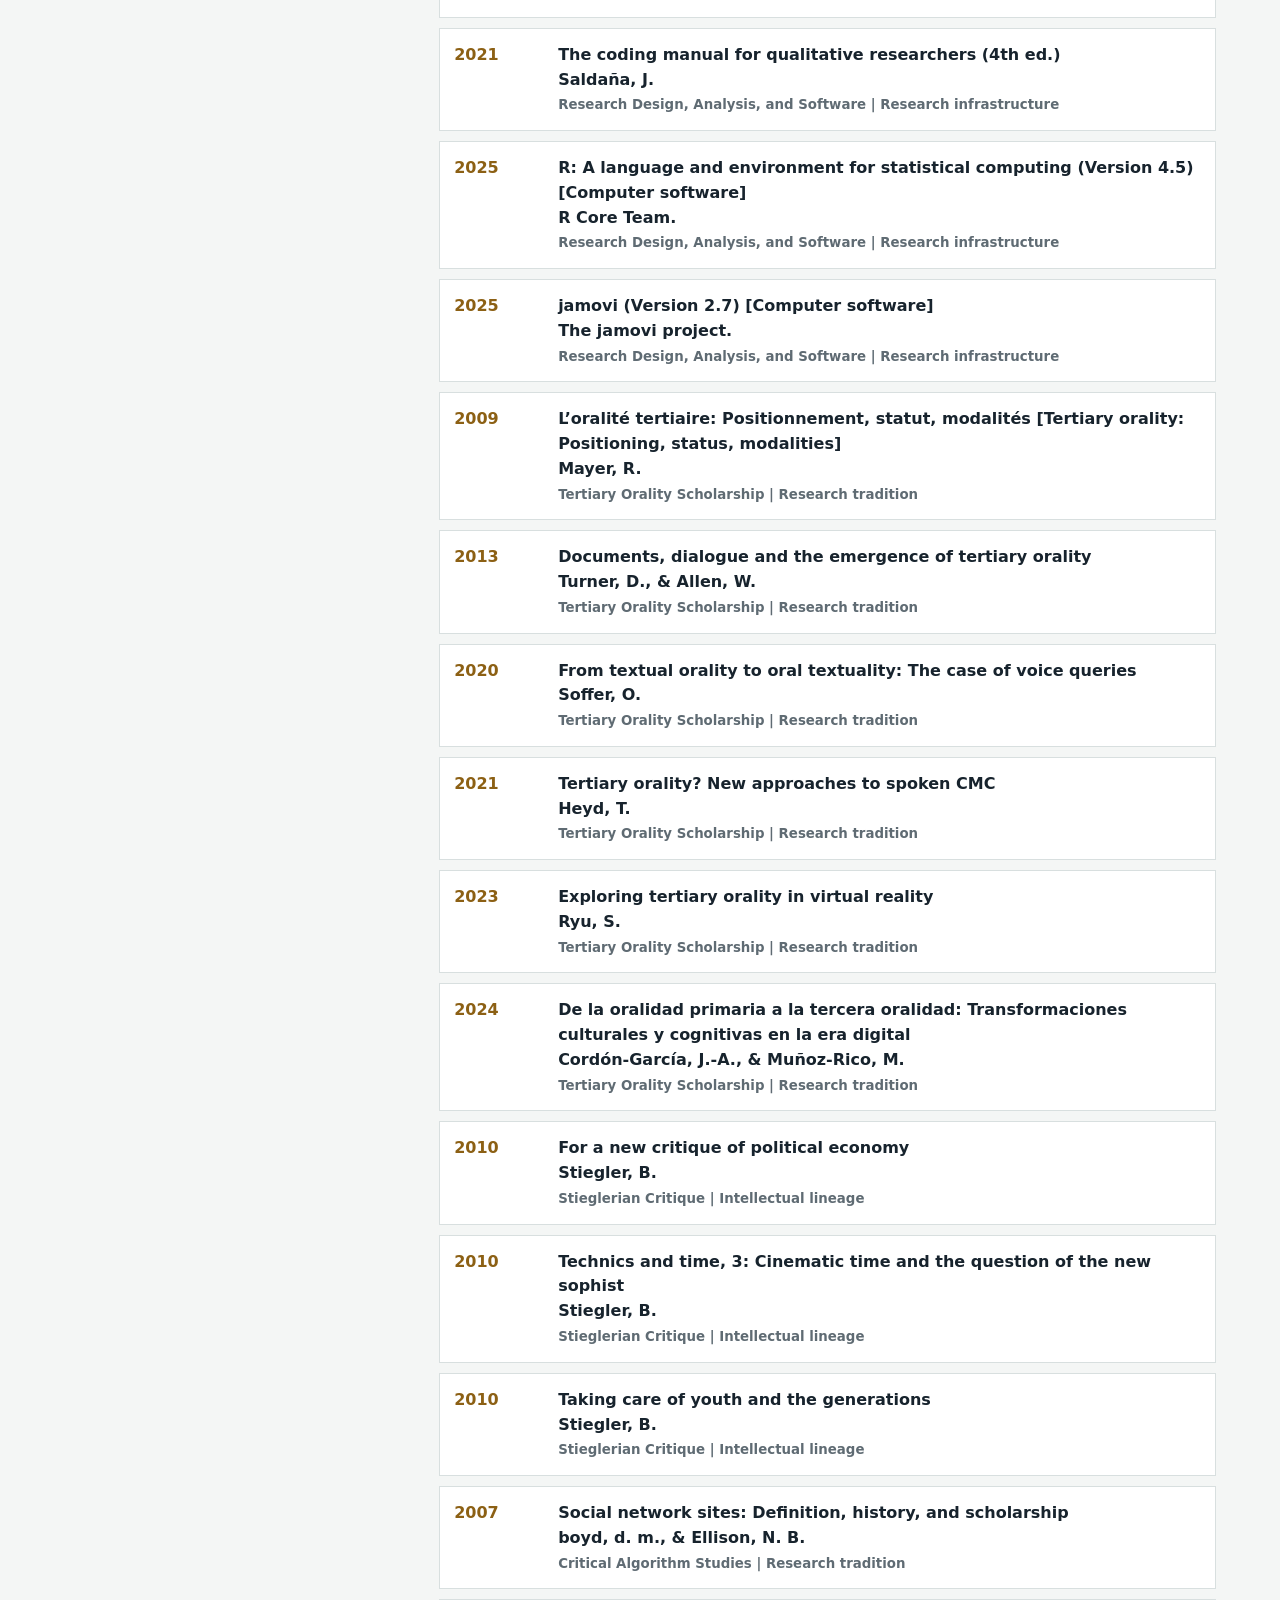
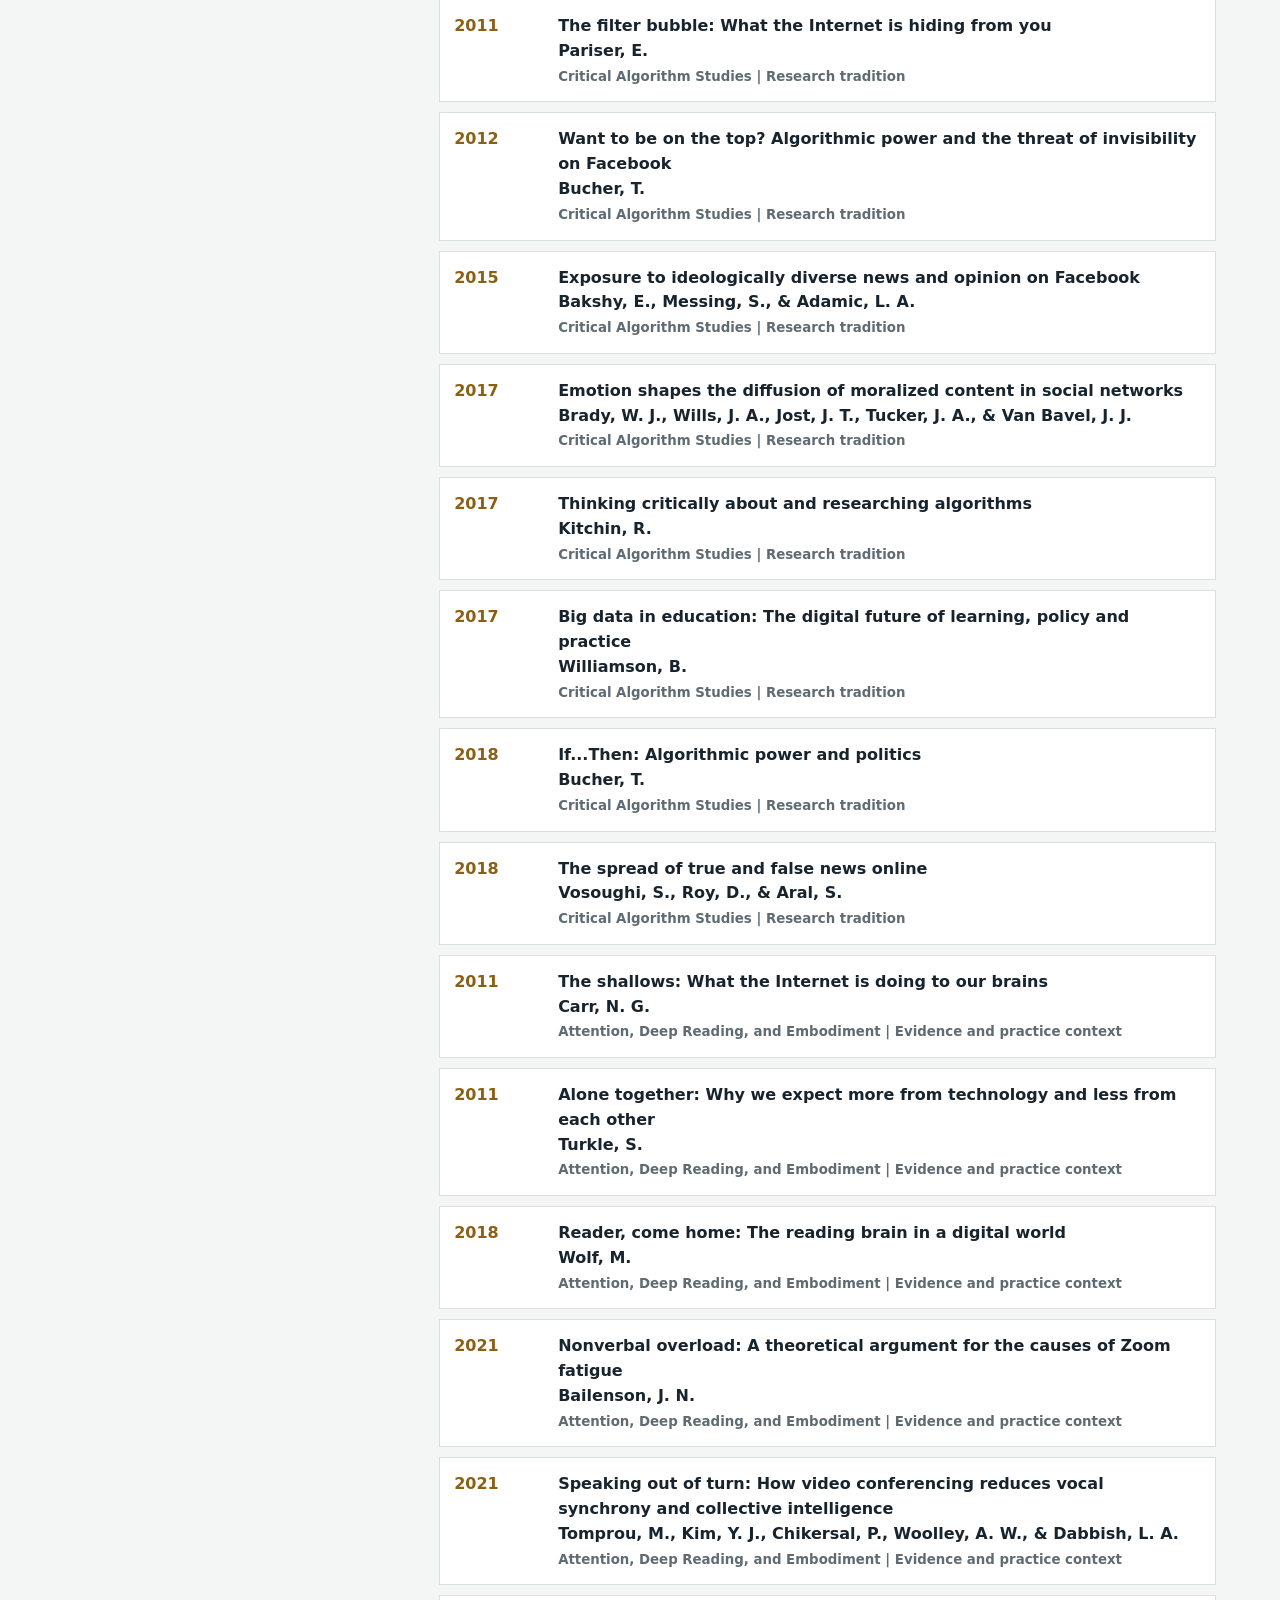
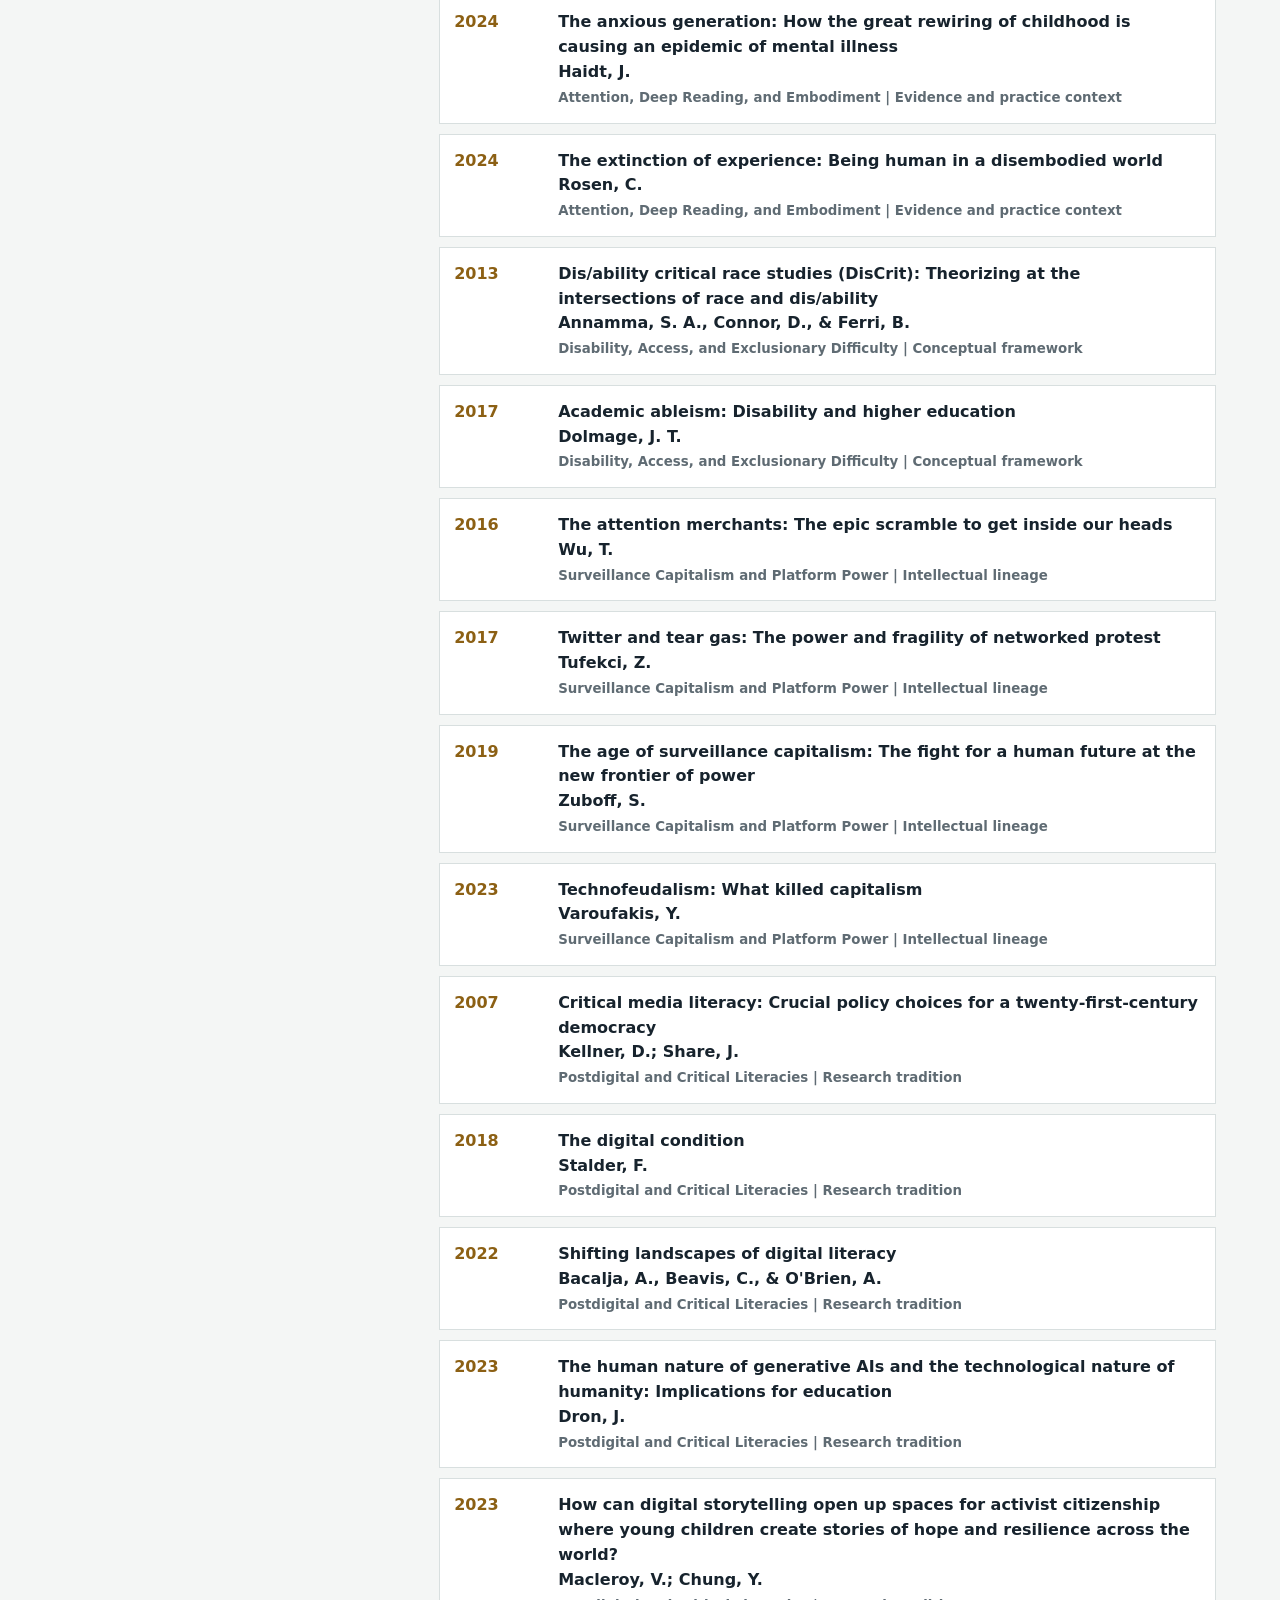
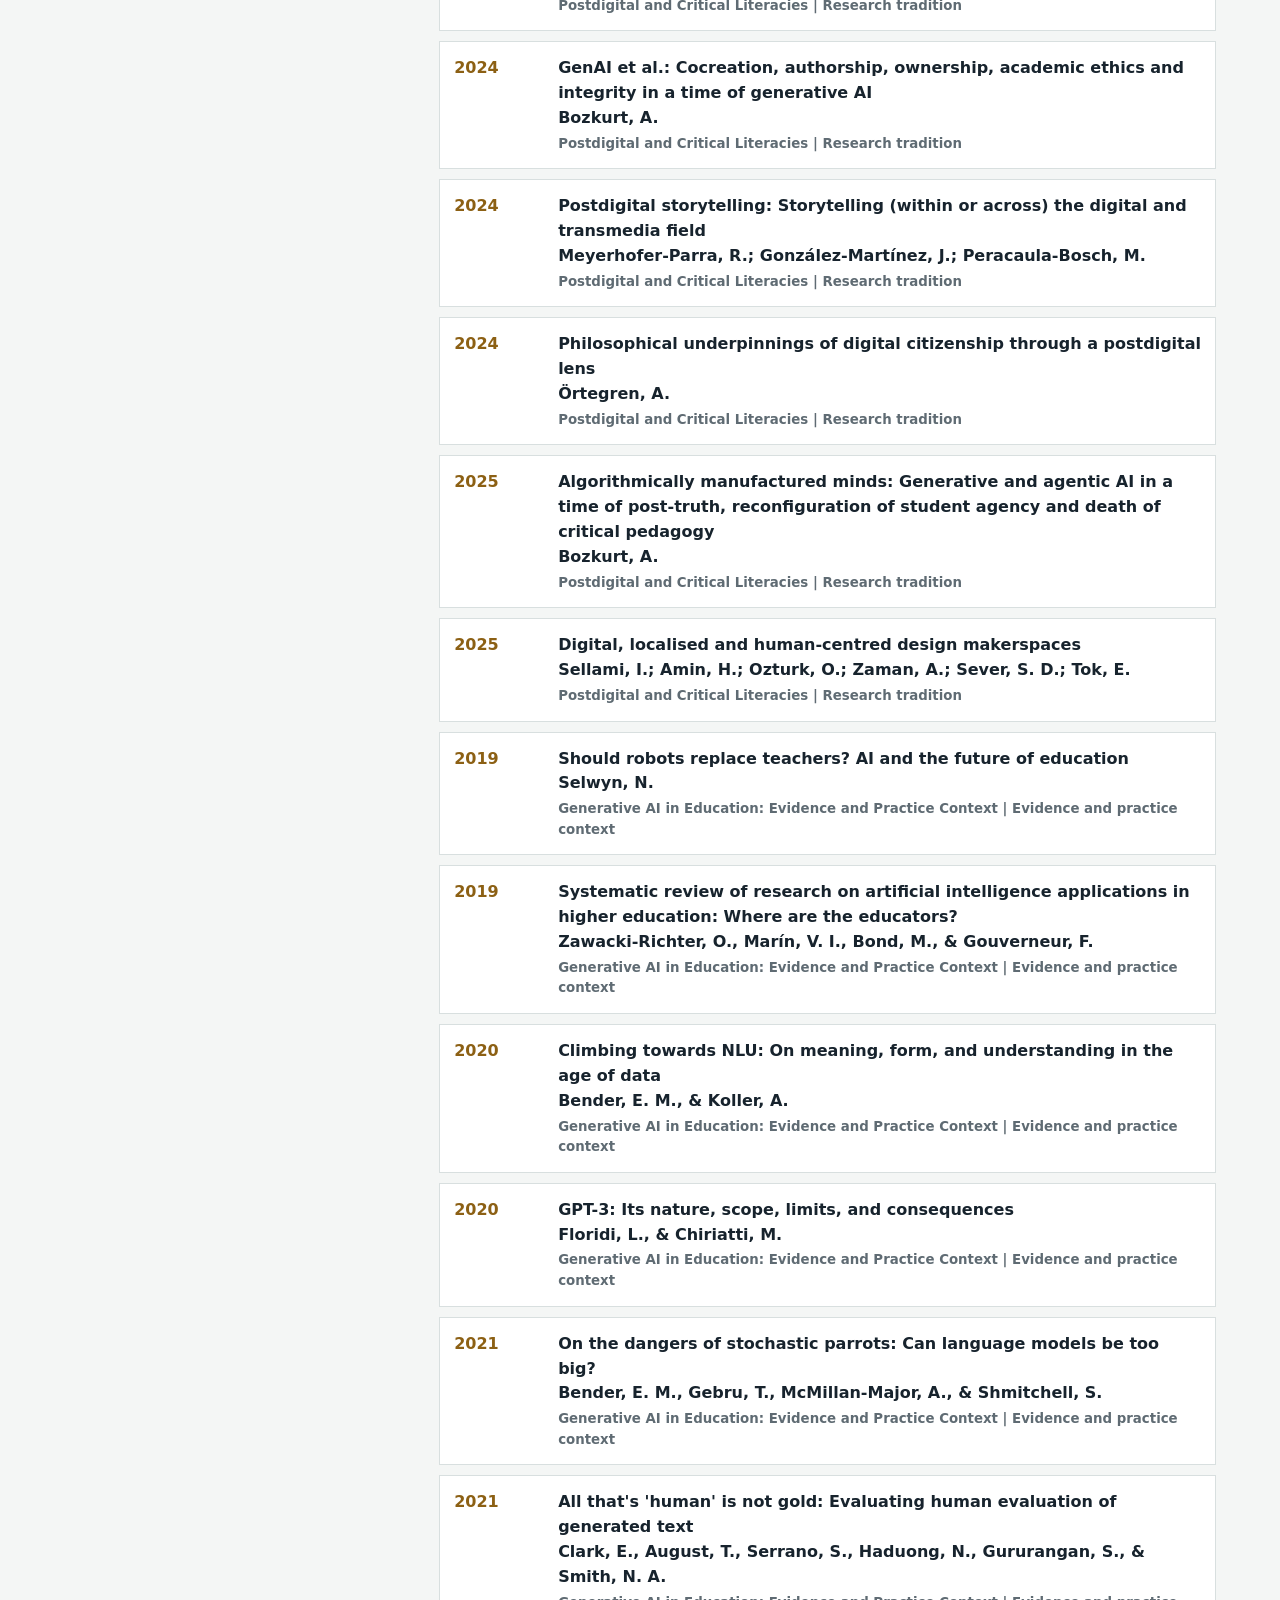
<file: intellectual-history/index.html>
<!doctype html>
<html lang="en" data-mjm-ground="light">
<head>
  <meta charset="utf-8">
  <meta name="viewport" content="width=device-width, initial-scale=1">
  <title>Shared Intellectual History | Proposal Defense Studio</title>
  <meta name="description" content="A shared working literature map for the Proposal Defense Studio and Expanded Explorer.">
  <link rel="stylesheet" href="https://minerclass.github.io/tokens.css">
  <style>
    /* Ground, ink and rules from the shared tokens with pre-adoption fallbacks.
       --ink is dual-role here: body text AND the masthead background, which
       carries white text, so it must stay dark. Accents stay local. */
    :root { --ink:var(--mjm-ink,#17232d); --muted:var(--mjm-muted,#5f6b73); --paper:var(--mjm-bg,#f4f6f5); --panel:var(--mjm-surface,#fff); --line:var(--mjm-line,#d8dfdf); --teal:#0c6572; --coral:#a94736; --gold:#a77718; --mjm-accent:var(--mjm-teal,#0c6572); }
    * { box-sizing:border-box; }
    body { margin:0; color:var(--ink); background:var(--paper); font:16px/1.55 system-ui,sans-serif; }
    a { color:inherit; }
    .masthead { padding:26px clamp(20px,5vw,72px); color:#fff; background:var(--ink); }
    .masthead-inner,.workspace { max-width:1320px; margin:auto; }
    .eyebrow { margin:0 0 6px; color:#b9dfe3; font-size:12px; font-weight:800; text-transform:uppercase; }
    h1 { max-width:900px; margin:0; font:clamp(34px,5vw,68px)/1.02 Georgia,serif; }
    .lede { max-width:850px; margin:14px 0 0; color:#e0e9eb; }
    .links { display:flex; flex-wrap:wrap; gap:8px; margin-top:20px; }
    .links a { padding:9px 12px; border:1px solid rgba(255,255,255,.32); text-decoration:none; font-weight:750; }
    .links a:hover,.links a:focus-visible { background:rgba(255,255,255,.12); }
    .workspace { display:grid; grid-template-columns:minmax(270px,.75fr) minmax(0,1.65fr); gap:22px; padding:24px clamp(20px,5vw,72px) 56px; }
    .controls,.detail,.source-card { border:1px solid var(--line); background:var(--panel); }
    .controls { position:sticky; top:18px; align-self:start; padding:18px; }
    .controls h2,.detail h2 { margin:0 0 8px; font-family:Georgia,serif; }
    input { width:100%; min-height:44px; padding:10px; border:1px solid var(--line); font:inherit; }
    .filters { display:grid; gap:7px; margin-top:14px; }
    button { min-height:40px; padding:8px 10px; border:1px solid var(--line); color:var(--ink); background:#fff; text-align:left; font:inherit; font-weight:750; cursor:pointer; }
    button.active,button:hover,button:focus-visible { border-color:var(--teal); color:var(--teal); background:#edf7f7; }
    .count { margin:14px 0 0; color:var(--muted); font-size:14px; }
    .content { min-width:0; }
    .detail { padding:20px; border-top:4px solid var(--teal); }
    .cluster { color:var(--coral); font-size:12px; font-weight:850; text-transform:uppercase; }
    .detail-grid { display:grid; grid-template-columns:repeat(2,minmax(0,1fr)); gap:12px; margin-top:16px; }
    .detail-box { padding:12px; border:1px solid var(--line); }
    .detail-box.wide { grid-column:1/-1; }
    .detail-box strong { display:block; margin-bottom:4px; color:var(--teal); }
    .detail-box p { margin:0; }
    .citation { padding-left:1.4em; text-indent:-1.4em; font-size:14px; overflow-wrap:anywhere; }
    .detail-box a { margin-top:8px; display:inline-block; color:#0a545f; font-weight:750; }
    .tags { display:flex; flex-wrap:wrap; gap:6px; margin-top:12px; }
    .tag { padding:3px 9px; border:1px solid var(--line); background:#f2f7f7; font-size:12px; font-weight:750; }
    .era { margin:6px 0 0; color:var(--muted); font-size:13px; }
    .history-list { display:grid; gap:10px; margin-top:18px; }
    .source-card { display:grid; grid-template-columns:minmax(92px,max-content) minmax(0,1fr); gap:12px; width:100%; padding:14px; }
    .source-card.active { border-left:4px solid var(--gold); }
    .year { min-width:0; overflow-wrap:anywhere; color:#8c6014; font-weight:900; }
    .source-card strong,.source-card small { display:block; }
    .source-card small { margin-top:3px; color:var(--muted); }
    @media (max-width:850px) { .workspace { grid-template-columns:1fr; } .controls { position:static; } .detail-grid { grid-template-columns:1fr; } }
  </style>
</head>
<body>
  <header class="masthead">
    <div class="masthead-inner">
      <p class="eyebrow">Shared working resource</p>
      <h1>Proposal Intellectual History</h1>
      <p class="lede">One stable literature map for the Proposal Defense Studio and Expanded Explorer. It combines the Pedagogical Friction Studio library with four defense-context sources. Recorded APA citations appear where available; partial or missing reference records are labeled and still require bibliography verification.</p>
      <nav class="links" aria-label="Connected dissertation experiences">
        <a href="../">Proposal Defense Studio</a>
        <a href="../explorer/">Expanded Explorer</a>
        <a href="../#history">Studio Intellectual History</a>
        <a href="https://minerclass.github.io/dissertation-proposal-studio/" target="_blank" rel="noopener">Pedagogical Friction Studio</a>
      </nav>
    </div>
  </header>
  <main class="workspace">
    <aside class="controls">
      <h2>Explore Sources</h2>
      <input id="search" type="search" placeholder="Search source, author, or concept" aria-label="Search intellectual history">
      <div class="filters" id="filters" aria-label="Filter by cluster"></div>
      <p class="count" id="count"></p>
    </aside>
    <section class="content">
      <article class="detail" id="detail" aria-live="polite"></article>
      <div class="history-list" id="historyList" aria-label="Shared working literature-map sequence"></div>
    </section>
  </main>
  <script src="../intellectual-history.js"></script>
  <script>
    const sources = window.intellectualHistorySources || [];
    const clusters = ["all", ...new Set(sources.map(source => source.cluster))];
    let selectedCluster = "all";
    let selectedId = sources[0]?.id || "";
    // Titles and citations carry ampersands, quotes, and brackets, so every
    // interpolated value is escaped before it reaches innerHTML.
    const esc = value => String(value ?? "").replace(/[&<>"']/g, character => (
      { "&":"&amp;", "<":"&lt;", ">":"&gt;", '"':"&quot;", "'":"&#39;" }[character]
    ));
    const kindLabels = {
      "intellectual-lineage": "Intellectual lineage",
      "research-tradition": "Research tradition",
      "conceptual-framework": "Conceptual framework",
      "methodological-framework": "Methodological framework",
      "research-infrastructure": "Research infrastructure",
      "evidence-context": "Evidence and practice context"
    };
    const kindLabel = kind => kindLabels[kind] || "Mapped group";
    function renderFilters() {
      document.querySelector("#filters").innerHTML = clusters.map(cluster => {
        const count = cluster === "all" ? sources.length : sources.filter(source => source.cluster === cluster).length;
        const active = cluster === selectedCluster;
        return `<button type="button" class="${active ? "active" : ""}" aria-pressed="${active}" data-cluster="${esc(cluster)}">${cluster === "all" ? "All clusters" : esc(cluster)} (${count})</button>`;
      }).join("");
    }
    function filteredSources() {
      const query = document.querySelector("#search").value.trim().toLowerCase();
      return sources.filter(source => {
        const text = `${source.year} ${source.title} ${source.author} ${source.cluster} ${source.role} ${source.bridge} ${source.citation || ""}`.toLowerCase();
        return (selectedCluster === "all" || source.cluster === selectedCluster) && (!query || text.includes(query));
      });
    }
    function renderDetail(source) {
      if (!source) { document.querySelector("#detail").innerHTML = ""; return; }
      const link = source.doi ? `https://doi.org/${source.doi}` : source.url;
      const body = source.citation
        ? `<p class="citation">${esc(source.citation)}</p>`
        : source.venue ? `<p>${esc(source.venue)}</p>` : "";
      const referenceLabel = source.citation ? "Recorded APA citation" : source.venue ? "Partial reference metadata" : "Reference status";
      const referenceBody = body || "<p>Full reference metadata is not recorded in the shared source data. Treat this as a defense-context source, not a bibliography-ready entry.</p>";
      const reference = `<div class="detail-box wide"><strong>${referenceLabel}</strong>${referenceBody}${link ? `<a href="${esc(link)}" target="_blank" rel="noopener">Open source record for ${esc(source.author)}</a>` : ""}</div>`;
      const tags = (source.frictions || []).length
        ? `<div class="tags">${source.frictions.map(friction => `<span class="tag">${esc(friction)}</span>`).join("")}</div>`
        : "";
      document.querySelector("#detail").innerHTML =
        `<span class="cluster">${esc(source.cluster)} | ${esc(kindLabel(source.kind))}</span>` +
        `<h2>${esc(source.author)}</h2>` +
        `<p><strong>${esc(source.year)}. ${esc(source.title)}${/[?!.]$/.test(source.title) ? "" : "."}</strong></p>` +
        (source.era ? `<p class="era">Tradition span: ${esc(source.era)}</p>` : "") +
        tags +
        `<div class="detail-grid">` +
          `<div class="detail-box"><strong>Role in intellectual history</strong><p>${esc(source.role)}</p></div>` +
          `<div class="detail-box"><strong>Bridge to the proposal</strong><p>${esc(source.bridge)}</p></div>` +
          `<div class="detail-box wide"><strong>Verification status</strong><p>${esc(source.status)}. Check final APA 7 details against the proposal bibliography.</p></div>` +
          reference +
        `</div>`;
    }
    function renderHistory() {
      const filtered = filteredSources();
      if (!filtered.some(source => source.id === selectedId) && filtered.length) selectedId = filtered[0].id;
      document.querySelector("#count").textContent = `${filtered.length} of ${sources.length} working sources shown`;
      document.querySelector("#historyList").innerHTML = filtered.map(source => `<button type="button" class="source-card ${source.id === selectedId ? "active" : ""}" aria-pressed="${source.id === selectedId}" data-source-id="${esc(source.id)}"><span class="year">${esc(source.year)}</span><span><strong>${esc(source.title)}</strong>${esc(source.author)}<small>${esc(source.cluster)} | ${esc(kindLabel(source.kind))}</small></span></button>`).join("") || "<p>No sources match this search.</p>";
      renderDetail(sources.find(source => source.id === selectedId) || filtered[0] || sources[0]);
    }
    document.querySelector("#filters").addEventListener("click", event => { const button=event.target.closest("[data-cluster]"); if(!button)return; selectedCluster=button.dataset.cluster; renderFilters(); renderHistory(); });
    document.querySelector("#historyList").addEventListener("click", event => { const button=event.target.closest("[data-source-id]"); if(!button)return; selectedId=button.dataset.sourceId; renderHistory(); });
    document.querySelector("#search").addEventListener("input", renderHistory);
    renderFilters(); renderHistory();
  </script>
</body>
</html>
</file>
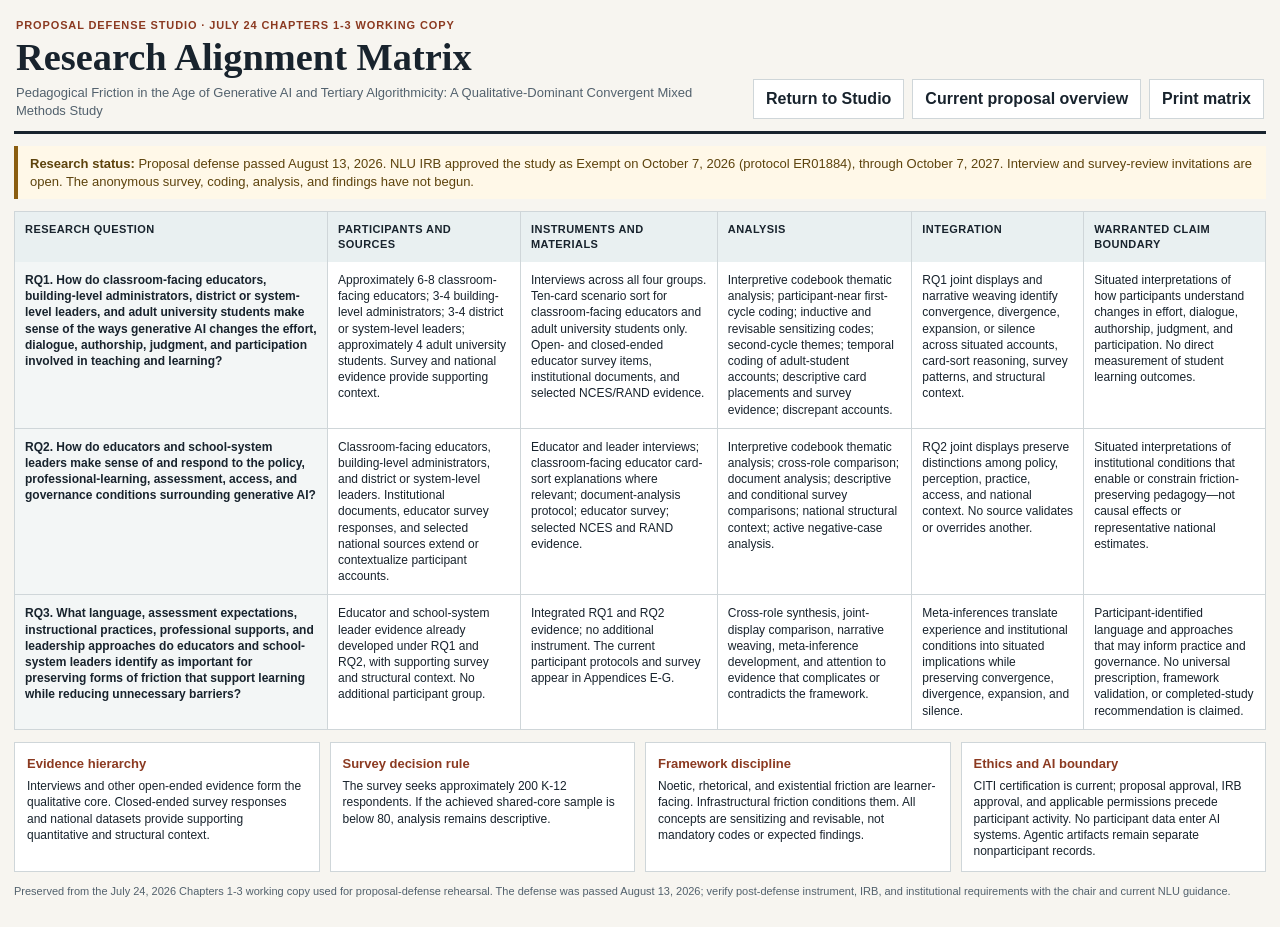
<file: methods-matrix/index.html>
<!doctype html>
<html lang="en" data-mjm-ground="light">
<head>
  <meta charset="utf-8">
  <meta name="viewport" content="width=device-width, initial-scale=1">
  <title>Research Alignment Matrix | Proposal Defense Studio</title>
  <meta name="description" content="Printable research-question alignment matrix for the July 24 Chapters 1-3 Pedagogical Friction dissertation proposal.">
  <link rel="stylesheet" href="https://minerclass.github.io/tokens.css">
  <style>
    :root {
      /* Ground, ink, and rules come from the shared ecosystem tokens at
         https://minerclass.github.io/tokens.css, each fallback set to this
         page's pre-adoption value so a failed load changes nothing. */
      --ink: var(--mjm-ink, #18232d);
      --muted: var(--mjm-muted, #52616d);
      --paper: var(--mjm-bg, #f7f5f0);
      --white: var(--mjm-surface, #ffffff);
      --line: var(--mjm-line, #cfd6d9);
      --mjm-accent: var(--mjm-teal, #216a70);
      --rust: #8b3a21;
      --teal: #216a70;
      --gold: #8a5d10;
    }

    * { box-sizing: border-box; }

    body {
      margin: 0;
      color: var(--ink);
      background: var(--paper);
      font-family: Inter, "Segoe UI", Arial, sans-serif;
      line-height: 1.35;
    }

    a { color: var(--teal); }

    main {
      width: min(1600px, calc(100% - 28px));
      margin: 14px auto 28px;
    }

    header {
      display: grid;
      grid-template-columns: 1fr auto;
      gap: 20px;
      align-items: end;
      padding: 4px 2px 12px;
      border-bottom: 3px solid var(--ink);
    }

    .eyebrow {
      margin: 0 0 4px;
      color: var(--rust);
      font-size: 11px;
      font-weight: 800;
      letter-spacing: .08em;
      text-transform: uppercase;
    }

    h1 {
      margin: 0;
      font-family: Georgia, "Times New Roman", serif;
      font-size: clamp(25px, 3vw, 42px);
      line-height: 1.05;
    }

    .subtitle {
      max-width: 980px;
      margin: 7px 0 0;
      color: var(--muted);
      font-size: 13px;
    }

    .actions {
      display: flex;
      gap: 8px;
      align-items: center;
    }

    .actions a,
    .actions button {
      min-height: 40px;
      padding: 8px 12px;
      border: 1px solid var(--line);
      background: var(--white);
      color: var(--ink);
      font: inherit;
      font-weight: 700;
      text-decoration: none;
      cursor: pointer;
    }

    .status {
      margin: 12px 0;
      padding: 9px 12px;
      border-left: 4px solid var(--gold);
      background: #fff8e8;
      color: #5d430d;
      font-size: 13px;
    }

    .table-wrap {
      overflow-x: auto;
      border: 1px solid var(--line);
      background: var(--white);
    }

    table {
      width: 100%;
      min-width: 1180px;
      border-collapse: collapse;
      font-size: 12px;
    }

    th,
    td {
      padding: 10px;
      border-right: 1px solid var(--line);
      border-bottom: 1px solid var(--line);
      text-align: left;
      vertical-align: top;
    }

    th {
      background: #e9f0f1;
      font-size: 11px;
      letter-spacing: .04em;
      text-transform: uppercase;
    }

    tbody th {
      width: 25%;
      background: #f3f6f6;
      font-size: 12px;
      letter-spacing: 0;
      text-transform: none;
    }

    tr:last-child > * { border-bottom: 0; }
    tr > *:last-child { border-right: 0; }

    .guardrails {
      display: grid;
      grid-template-columns: repeat(4, 1fr);
      gap: 10px;
      margin-top: 12px;
    }

    .guardrail {
      padding: 12px;
      border: 1px solid var(--line);
      background: var(--white);
      font-size: 12px;
    }

    .guardrail h2 {
      margin: 0 0 6px;
      color: var(--rust);
      font-size: 13px;
    }

    .guardrail p { margin: 0; }

    footer {
      margin-top: 12px;
      color: var(--muted);
      font-size: 11px;
    }

    @media (max-width: 800px) {
      header { grid-template-columns: 1fr; }
      .actions { flex-wrap: wrap; }
      .guardrails { grid-template-columns: 1fr; }
    }

    @media print {
      @page { size: landscape; margin: .35in; }
      body { background: #fff; }
      main { width: 100%; margin: 0; }
      .actions { display: none; }
      .status { margin: 8px 0; padding: 6px 8px; }
      .table-wrap { overflow: visible; }
      table { min-width: 0; font-size: 8.7px; }
      th, td { padding: 5px; }
      th { font-size: 8px; }
      tbody th { font-size: 8.7px; }
      .guardrails { gap: 6px; margin-top: 8px; }
      .guardrail { padding: 7px; font-size: 8.5px; }
      .guardrail h2 { font-size: 9px; }
      footer { font-size: 8px; }
    }
  </style>
</head>
<body>
  <main>
    <header>
      <div>
        <p class="eyebrow">Proposal Defense Studio · July 24 Chapters 1-3 Working Copy</p>
        <h1>Research Alignment Matrix</h1>
        <p class="subtitle">Pedagogical Friction in the Age of Generative AI and Tertiary Algorithmicity: A Qualitative-Dominant Convergent Mixed Methods Study</p>
      </div>
      <div class="actions" aria-label="Matrix actions">
        <a href="../">Return to Studio</a>
        <a href="https://minerclass.github.io/dissertation-overview/" target="_blank" rel="noopener">Current proposal overview</a>
        <button type="button" onclick="window.print()">Print matrix</button>
      </div>
    </header>

    <p class="status"><strong>Research status:</strong> Proposal defense passed August 13, 2026. NLU IRB approved the study as Exempt on October 7, 2026 (protocol ER01884), through October 7, 2027. Interview and survey-review invitations are open. The anonymous survey, coding, analysis, and findings have not begun.</p>

    <div class="table-wrap" role="region" aria-label="Research-question alignment matrix" tabindex="0">
      <table>
        <thead>
          <tr>
            <th scope="col">Research question</th>
            <th scope="col">Participants and sources</th>
            <th scope="col">Instruments and materials</th>
            <th scope="col">Analysis</th>
            <th scope="col">Integration</th>
            <th scope="col">Warranted claim boundary</th>
          </tr>
        </thead>
        <tbody>
          <tr>
            <th scope="row">RQ1. How do classroom-facing educators, building-level administrators, district or system-level leaders, and adult university students make sense of the ways generative AI changes the effort, dialogue, authorship, judgment, and participation involved in teaching and learning?</th>
            <td>Approximately 6-8 classroom-facing educators; 3-4 building-level administrators; 3-4 district or system-level leaders; approximately 4 adult university students. Survey and national evidence provide supporting context.</td>
            <td>Interviews across all four groups. Ten-card scenario sort for classroom-facing educators and adult university students only. Open- and closed-ended educator survey items, institutional documents, and selected NCES/RAND evidence.</td>
            <td>Interpretive codebook thematic analysis; participant-near first-cycle coding; inductive and revisable sensitizing codes; second-cycle themes; temporal coding of adult-student accounts; descriptive card placements and survey evidence; discrepant accounts.</td>
            <td>RQ1 joint displays and narrative weaving identify convergence, divergence, expansion, or silence across situated accounts, card-sort reasoning, survey patterns, and structural context.</td>
            <td>Situated interpretations of how participants understand changes in effort, dialogue, authorship, judgment, and participation. No direct measurement of student learning outcomes.</td>
          </tr>
          <tr>
            <th scope="row">RQ2. How do educators and school-system leaders make sense of and respond to the policy, professional-learning, assessment, access, and governance conditions surrounding generative AI?</th>
            <td>Classroom-facing educators, building-level administrators, and district or system-level leaders. Institutional documents, educator survey responses, and selected national sources extend or contextualize participant accounts.</td>
            <td>Educator and leader interviews; classroom-facing educator card-sort explanations where relevant; document-analysis protocol; educator survey; selected NCES and RAND evidence.</td>
            <td>Interpretive codebook thematic analysis; cross-role comparison; document analysis; descriptive and conditional survey comparisons; national structural context; active negative-case analysis.</td>
            <td>RQ2 joint displays preserve distinctions among policy, perception, practice, access, and national context. No source validates or overrides another.</td>
            <td>Situated interpretations of institutional conditions that enable or constrain friction-preserving pedagogy—not causal effects or representative national estimates.</td>
          </tr>
          <tr>
            <th scope="row">RQ3. What language, assessment expectations, instructional practices, professional supports, and leadership approaches do educators and school-system leaders identify as important for preserving forms of friction that support learning while reducing unnecessary barriers?</th>
            <td>Educator and school-system leader evidence already developed under RQ1 and RQ2, with supporting survey and structural context. No additional participant group.</td>
            <td>Integrated RQ1 and RQ2 evidence; no additional instrument. The current participant protocols and survey appear in Appendices E-G.</td>
            <td>Cross-role synthesis, joint-display comparison, narrative weaving, meta-inference development, and attention to evidence that complicates or contradicts the framework.</td>
            <td>Meta-inferences translate experience and institutional conditions into situated implications while preserving convergence, divergence, expansion, and silence.</td>
            <td>Participant-identified language and approaches that may inform practice and governance. No universal prescription, framework validation, or completed-study recommendation is claimed.</td>
          </tr>
        </tbody>
      </table>
    </div>

    <section class="guardrails" aria-label="Cross-cutting design guardrails">
      <article class="guardrail">
        <h2>Evidence hierarchy</h2>
        <p>Interviews and other open-ended evidence form the qualitative core. Closed-ended survey responses and national datasets provide supporting quantitative and structural context.</p>
      </article>
      <article class="guardrail">
        <h2>Survey decision rule</h2>
        <p>The survey seeks approximately 200 K-12 respondents. If the achieved shared-core sample is below 80, analysis remains descriptive.</p>
      </article>
      <article class="guardrail">
        <h2>Framework discipline</h2>
        <p>Noetic, rhetorical, and existential friction are learner-facing. Infrastructural friction conditions them. All concepts are sensitizing and revisable, not mandatory codes or expected findings.</p>
      </article>
      <article class="guardrail">
        <h2>Ethics and AI boundary</h2>
        <p>CITI certification is current; proposal approval, IRB approval, and applicable permissions precede participant activity. No participant data enter AI systems. Agentic artifacts remain separate nonparticipant records.</p>
      </article>
    </section>

    <footer>Preserved from the July 24, 2026 Chapters 1-3 working copy used for proposal-defense rehearsal. The defense was passed August 13, 2026; verify post-defense instrument, IRB, and institutional requirements with the chair and current NLU guidance.</footer>
  </main>
</body>
</html>
</file>
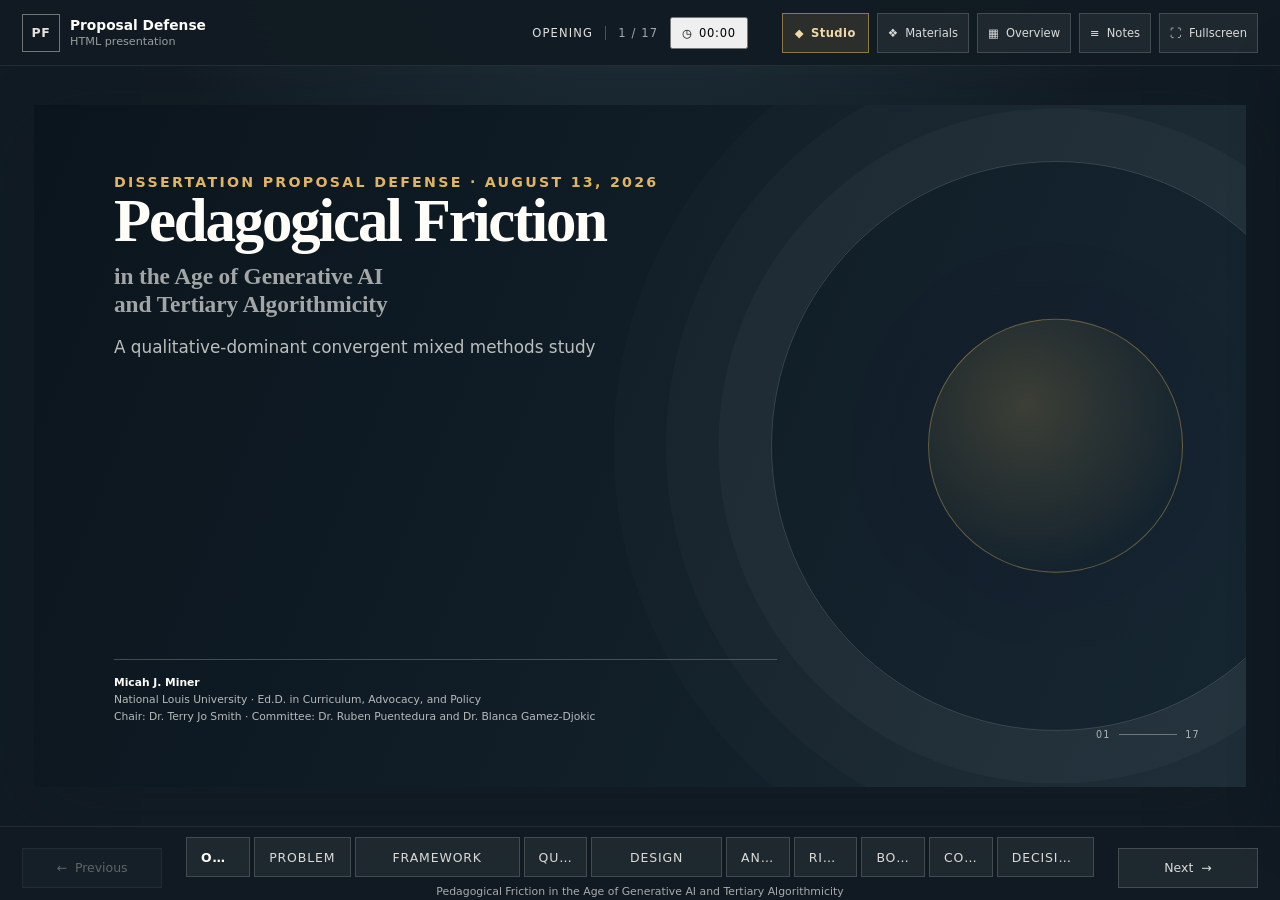
<file: presentation/index.html>
<!doctype html>
<html lang="en" data-mjm-ground="light">
<head>
  <meta charset="utf-8">
  <meta name="viewport" content="width=device-width, initial-scale=1">
  <meta name="theme-color" content="#17232d">
  <meta name="description" content="HTML presentation for Micah J. Miner's dissertation proposal defense on pedagogical friction, generative AI, and tertiary algorithmicity.">
  <title>Dissertation Proposal Presentation | Pedagogical Friction</title>
  <!-- Bump ?v= on every presentation.css change. Pages serves it with
       max-age=600, so without this a browser can pair new HTML with a stale
       stylesheet for ten minutes. -->
  <link rel="stylesheet" href="https://minerclass.github.io/tokens.css">
  <link rel="stylesheet" href="presentation.css?v=20260901a">
</head>
<body>
  <a class="skip-link" href="#current-slide">Skip to the current slide</a>

  <div class="presentation-shell">
    <header class="presentation-bar" aria-label="Presentation controls">
      <a class="presentation-brand" href="../" aria-label="Return to Proposal Defense Studio">
        <span class="brand-mark" aria-hidden="true">PF</span>
        <span>
          <strong>Proposal Defense</strong>
          <small>HTML presentation</small>
        </span>
      </a>

      <div class="presentation-status">
        <p id="sectionLabel">Opening</p>
        <p><span id="slideNumber">1</span> / <span id="slideTotal">17</span></p>
        <button type="button" id="timerButton" class="timer-chip" aria-label="Start the presentation timer" title="Start or pause the timer (T). Shift+T resets it.">
          <span aria-hidden="true">◷</span>
          <span id="timerReadout">00:00</span>
        </button>
      </div>

      <div class="presentation-actions">
        <a class="studio-link" href="../" aria-label="Open the Proposal Defense Studio" title="Open the Proposal Defense Studio">
          <span aria-hidden="true">◆</span>
          <span class="action-label">Studio</span>
        </a>
        <button type="button" id="materialsButton" aria-label="Show committee materials" title="Committee materials (M)">
          <span aria-hidden="true">❖</span>
          <span class="action-label">Materials</span>
        </button>
        <button type="button" id="overviewButton" aria-label="Toggle slide overview" aria-pressed="false" title="Toggle slide overview (O)">
          <span aria-hidden="true">▦</span>
          <span class="action-label">Overview</span>
        </button>
        <button type="button" id="notesButton" aria-label="Toggle presenter notes" aria-pressed="false" title="Toggle presenter notes (N)">
          <span aria-hidden="true">≡</span>
          <span class="action-label">Notes</span>
        </button>
        <button type="button" id="fullscreenButton" aria-label="Enter fullscreen" title="Enter fullscreen (F)">
          <span aria-hidden="true">⛶</span>
          <span class="action-label">Fullscreen</span>
        </button>
      </div>
    </header>

    <main class="stage" id="current-slide" tabindex="-1">
      <div class="deck" id="deck" aria-live="off">
        <section class="slide slide-title active" id="slide-1" data-section="Opening" aria-labelledby="slide-1-title">
          <div class="slide-field">
            <p class="eyebrow">Dissertation proposal defense · August 13, 2026</p>
            <h1 id="slide-1-title"><span class="t-lead">Pedagogical Friction</span> <span class="t-quiet">in the Age of Generative AI <br>and Tertiary Algorithmicity</span></h1>
            <p class="subtitle">A qualitative-dominant convergent mixed methods study</p>
            <div class="title-meta">
              <p><strong>Micah J. Miner</strong></p>
              <p>National Louis University · Ed.D. in Curriculum, Advocacy, and Policy</p>
              <p>Chair: Dr. Terry Jo Smith · Committee: Dr. Ruben Puentedura and Dr. Blanca Gamez-Djokic</p>
            </div>
          </div>
          <div class="title-index" aria-hidden="true">
            <span>01</span>
            <div></div>
            <span>17</span>
          </div>
          <aside class="speaker-notes" hidden>
            <h2>Opening</h2>
            <p>Generative AI has made it possible for the visible artifact of learning to remain intact even when some of the thinking, articulation, and ownership that artifact once signaled have been outsourced. This proposal asks how educators and school-system leaders can tell the difference between useful support and educational bypass.</p>
            <p><strong>[Sources]</strong> Miner dissertation proposal working copy, title page and Overview, July 24, 2026.</p>
          </aside>
        </section>

        <section class="slide slide-statement" id="slide-2" data-section="Problem" aria-labelledby="slide-2-title">
          <div class="slide-field">
            <p class="eyebrow">The opening tension</p>
            <h2 id="slide-2-title">A finished artifact no longer reliably shows the thinking behind it.</h2>
            <div class="trace-field" role="img" aria-label="Two submitted artifacts, drawn identically. A dashed line beneath them marks what an evaluator can see. Below that line is the route each artifact took: a long switchback path of drafting, reconsideration, and revision under the first, and a single straight line produced in one pass under the second. Nothing above the line distinguishes them.">
              <p class="trace-cap">Two submitted artifacts</p>
              <div class="trace-pair">
                <div class="trace-doc" aria-hidden="true"><i></i><i></i><i></i><i></i><i></i></div>
                <div class="trace-doc" aria-hidden="true"><i></i><i></i><i></i><i></i><i></i></div>
              </div>
              <p class="trace-horizon"><span>what an evaluator can see</span></p>
              <p class="trace-cap trace-cap-under">The route each one took</p>
              <div class="trace-pair trace-pair-routes">
                <div class="trace-route">
                  <svg viewBox="0 0 120 84" aria-hidden="true" focusable="false" fill="none" stroke="#fffdf8" stroke-width="2.6" stroke-linecap="round" stroke-linejoin="round">
                    <path class="route-line" d="M60,80 L60,74 Q60,67 53,67 L27,67 Q20,67 20,60 L20,54 Q20,47 27,47 L93,47 Q100,47 100,40 L100,34 Q100,27 93,27 L67,27 Q60,27 60,20 L60,3" />
                    <circle class="route-start" cx="60" cy="80" r="3.4" fill="#f5d9a8" stroke="none" />
                  </svg>
                  <span class="route-label">drafted, reconsidered, revised</span>
                </div>
                <div class="trace-route">
                  <svg viewBox="0 0 120 84" aria-hidden="true" focusable="false" fill="none" stroke="#fffdf8" stroke-width="2.6" stroke-linecap="round" stroke-linejoin="round">
                    <path class="route-line" d="M60,80 L60,3" />
                    <circle class="route-start" cx="60" cy="80" r="3.4" fill="#f5d9a8" stroke="none" />
                  </svg>
                  <span class="route-label">produced in one pass</span>
                </div>
              </div>
            </div>
            <p class="slide-coda">This is an evidence problem before it is a misconduct problem.</p>
          </div>
          <aside class="speaker-notes" hidden>
            <h2>Talk track</h2>
            <p>A completed essay, explanation, or solution has never been perfect evidence of learning. Under generative AI, however, fluent performance can be produced with much less interpretive and authorial work. The proposal centers that broken inference, not academic misconduct alone.</p>
            <p><strong>[Sources]</strong> Proposal, Chapter One, Background of the Study and Statement of the Problem; Bastani et al. (2025); Kizilcec et al. (2024); Schindler and Richter (2023).</p>
          </aside>
        </section>

        <section class="slide slide-data" id="slide-3" data-section="Problem" aria-labelledby="slide-3-title">
          <div class="slide-field">
            <p class="eyebrow">The institutional moment</p>
            <h2 id="slide-3-title">Adoption is running ahead of institutional clarity.</h2>
            <div class="number-story">
              <div class="number-block">
                <span class="number">68.9%</span>
                <p>of public K–12 teachers reported AI tool adoption in the fall 2025 RAND/Gallup data.</p>
              </div>
              <div class="number-divider" aria-hidden="true"></div>
              <div class="number-block">
                <span class="number number-rust">12.5%</span>
                <p>reported a school AI policy that was both present and clear.</p>
              </div>
            </div>
            <p class="source-line">Author-weighted descriptive estimates from RAND/Gallup public-use data — contextual indicators, not proposed-study findings. Weighting and noncomparability cautions: Miner (2026a), <a href="https://doi.org/10.5281/zenodo.21152544" target="_blank" rel="noopener">doi.org/10.5281/zenodo.21152544</a></p>
          </div>
          <aside class="speaker-notes" hidden>
            <h2>Talk track</h2>
            <p>The proposal uses national data to establish the policy moment, not to measure pedagogical friction. The key contextual pattern is that classroom adoption is expanding much faster than shared guidance, professional learning, and policy clarity.</p>
            <p>Use cautious language. These values are descriptive estimates. The proposal notes differences in instruments, samples, definitions, and available survey-design information.</p>
            <p><strong>[Sources]</strong> Proposal, Chapter Two, K–12 AI Adoption and Institutional Readiness, Table 1; RAND/Gallup files identified in the proposal.</p>
          </aside>
        </section>

        <section class="slide slide-timeline" id="slide-4" data-section="Framework" aria-labelledby="slide-4-title">
          <div class="slide-field">
            <p class="eyebrow">The media-ecological claim</p>
            <h2 id="slide-4-title">The shift is from algorithmic selection to algorithmic production.</h2>
            <ol class="media-timeline" aria-label="Media ecology progression">
              <li>
                <button type="button" class="stage-button" data-stage="1" aria-expanded="false" aria-controls="mediaTimelineAside">
                  <span class="timeline-number">01</span>
                  <strong>Primary orality</strong>
                  <small>Human speech and memory</small>
                </button>
              </li>
              <li>
                <button type="button" class="stage-button" data-stage="2" aria-expanded="false" aria-controls="mediaTimelineAside">
                  <span class="timeline-number">02</span>
                  <strong>Literacy</strong>
                  <small>Knowledge externalized in writing</small>
                </button>
              </li>
              <li>
                <button type="button" class="stage-button" data-stage="3" aria-expanded="false" aria-controls="mediaTimelineAside">
                  <span class="timeline-number">03</span>
                  <strong>Secondary orality</strong>
                  <small>Electronic, still human-produced</small>
                </button>
              </li>
              <li class="timeline-original">
                <button type="button" class="stage-button" data-stage="4" aria-expanded="false" aria-controls="mediaTimelineAside">
                  <span class="timeline-number">04</span>
                  <strong>Algorithmic secondary orality</strong>
                  <small>Human-created, algorithmically curated</small>
                </button>
              </li>
              <li class="timeline-current">
                <button type="button" class="stage-button" data-stage="5" aria-expanded="false" aria-controls="mediaTimelineAside">
                  <span class="timeline-number">05</span>
                  <strong>Tertiary algorithmicity</strong>
                  <small>Algorithmically created and curated</small>
                </button>
              </li>
            </ol>

            <div class="timeline-aside" id="mediaTimelineAside">
              <p class="slide-coda timeline-rest">This is not a claim of inevitability. If AI’s effects were determined, pedagogical friction would be pointless.</p>

              <div class="stage-detail" data-stage-detail="1" hidden>
                <span class="stage-kicker">Primary orality</span>
                <span class="stage-body">Knowledge lives in speech, memory, and performance. What cannot be remembered cannot persist.</span>
                <span class="stage-note">Ong (1982/2002)</span>
              </div>

              <div class="stage-detail" data-stage-detail="2" hidden>
                <span class="stage-kicker">Literacy</span>
                <span class="stage-body">Writing externalizes memory. Analysis, revision, and a durable record become possible.</span>
                <span class="stage-note">Ong (1982/2002)</span>
              </div>

              <div class="stage-detail" data-stage-detail="3" hidden>
                <span class="stage-kicker">Secondary orality</span>
                <span class="stage-body">Electronic media restore oral immediacy at scale, but the expression is still human-produced.</span>
                <span class="stage-note">Ong (1982/2002)</span>
              </div>

              <div class="stage-detail" data-stage-detail="4" hidden>
                <span class="stage-kicker">Algorithmic secondary orality</span>
                <span class="stage-body">Names the social-media condition in which human content is selected and amplified algorithmically.</span>
                <span class="stage-note">Researcher’s extension of Ong (1982/2002) and Stalder (2016/2018)</span>
              </div>

              <div class="stage-detail" data-stage-detail="5" hidden>
                <span class="stage-kicker">Tertiary algorithmicity</span>
                <span class="stage-body">Names the generative condition in which production itself also becomes algorithmic at scale. The question is no longer speech versus writing, but whether human expression is required at all.</span>
                <span class="stage-note">Researcher’s extension of Ong (1982/2002) and Stalder (2016/2018)</span>
              </div>
            </div>
            <p class="source-line">Stages 04 and 05 are the researcher’s extensions of Ong (1982/2002) and Stalder (2016/2018). Distinct from existing tertiary-orality scholarship: that work asks what happens to oral expression in digital environments; this asks whether human expression is required at all.</p>
          </div>
          <aside class="speaker-notes" hidden>
            <h2>Talk track</h2>
            <p><strong>Bridge from the previous slide.</strong> Adoption and policy describe how fast schools are moving. They do not explain what is actually changing underneath. That requires naming the media condition.</p>
            <p>Ong explains how changes in dominant media reshape consciousness and culture. Algorithmic secondary orality names the social-media condition in which human content is selected and amplified algorithmically. Tertiary algorithmicity names the generative condition in which production itself also becomes algorithmic at scale.</p>
            <p>Do not present this sequence as inevitable technological progress. It is a periodizing analytic frame with porous boundaries and hybrid practices.</p>
            <p><strong>If asked, is this just tertiary orality?</strong> A body of work across linguistics, media ecology, library science, and sociology has proposed tertiary orality for digitally mediated expression: Mayer (2009), Turner and Allen (2013), Soffer (2020), Heyd (2021), Ryu (2023), and Cordón-García and Muñoz-Rico (2024). That literature already recognizes interactivity, voice interfaces, and human-machine discourse. What it does not do is make the automated generation of extended symbolic content the organizing principle of its periodization, or develop the consequences for educational evidence of learning, authorship, and accountability. The distinction is not speech versus writing. It is between environments where algorithms mainly circulate human expression and environments where they can also generate the artifact.</p>
            <p><strong>If asked about determinism.</strong> The framework is a response framework. Naming friction as something educators design asserts agency within a powerful default rather than claiming the default is destiny (Feenberg, 2002; Hutchby, 2001).</p>
            <p><strong>[Sources]</strong> Proposal, Chapter Two, Media Ecology and Ong's Developmental Account; Guarding Against Technological Determinism; Prior Extensions and the Limits of Tertiary Orality; Algorithmic Secondary Orality and the Transitional Stage; Tertiary Algorithmicity and the Generative Condition; Ong (1982/2002); Stalder (2016/2018).</p>
          </aside>
        </section>

        <section class="slide slide-process" id="slide-5" data-section="Framework" aria-labelledby="slide-5-title" data-steps="2">
          <div class="slide-field">
            <p class="eyebrow">Noetic displacement and the bypass of cognitive labor</p>
            <h2 id="slide-5-title">AI can route around the formation the assignment was meant to produce.</h2>
            <div class="bypass-map">
              <div class="process-step">
                <span>Task</span>
                <strong>Encounter a problem</strong>
              </div>
              <div class="process-step bypassed">
                <span>Learner process</span>
                <strong>Interpret · struggle · articulate · revise</strong>
              </div>
              <div class="process-step">
                <span>Artifact</span>
                <strong>Submit a fluent product</strong>
              </div>
              <div class="bypass-arc" aria-label="AI may connect the task directly to the artifact, bypassing the learner process">
                <span>Generative AI</span>
              </div>
            </div>
            <ul data-step="1" class="pressure-row" aria-label="Three pressures of tertiary algorithmicity">
              <li>
                <strong>Noetic displacement</strong>
                <small>AI substitutes for the cognitive work that builds understanding</small>
              </li>
              <li>
                <strong>Rhetorical saturation</strong>
                <small>Generated language weakens exchange and obscures the source of a claim</small>
              </li>
              <li>
                <strong>Existential abstraction</strong>
                <small>The artifact separates from anyone willing to own and defend it</small>
              </li>
            </ul>
            <p data-step="2" class="slide-coda"><strong>Unproductive success:</strong> correct-looking performance without the struggle that performance normally indicates.</p>
          </div>
          <aside class="speaker-notes" hidden>
            <h2>Talk track</h2>
            <p>This is not the claim that every use of AI eliminates learning. It names a possibility that educators increasingly need to diagnose. A learner may complete the task and receive credit while the intended noetic, rhetorical, or existential formation happens elsewhere, or not at all.</p>
            <p>These three pressures are the hinge of the argument. Each names a condition of Ong's account under strain, and each has a matching form of friction on the next slide. Name them here so the framework reads as a response rather than an assertion.</p>
            <p>Unproductive success is adapted from Kapur's fourfold distinction among productive success, productive failure, unproductive failure, and unproductive success. It is the diagnostic term the study asks participants to recognize in practice.</p>
            <p><strong>[Sources]</strong> Proposal, Chapter Two, Noetic Displacement and the Bypass of Cognitive Labor; Rhetorical Saturation and the Erosion of Genuine Exchange; Existential Abstraction and the Severing of Claim From Claimant; Definitions of Key Terms; Kapur (2016); Miner (2026b).</p>
          </aside>
        </section>

        <section class="slide slide-framework" id="slide-6" data-section="Framework" aria-labelledby="slide-6-title" data-steps="2">
          <div class="slide-field">
            <p class="eyebrow">The Pedagogical Friction Framework</p>
            <h2 id="slide-6-title">Three learner-facing forms depend on one institutional condition.</h2>
            <div class="framework-field">
              <p data-step="1" class="field-label"><span>System</span> Infrastructural friction</p>
              <div class="framework-constellation">
                <div class="constellation-core" aria-hidden="true">
                  <span>The learning<br>event</span>
                </div>
                <button type="button" class="node node-head" data-node="head" aria-expanded="false" aria-controls="frameworkAside">
                  <span class="node-kicker">Head</span>
                  <span class="node-title">Noetic friction</span>
                  <span class="node-desc">Preserves the cognitive work of forming understanding.</span>
                  <span class="node-small">Responds to noetic displacement</span>
                </button>
                <button type="button" class="node node-room" data-node="room" aria-expanded="false" aria-controls="frameworkAside">
                  <span class="node-kicker">Room</span>
                  <span class="node-title">Rhetorical friction</span>
                  <span class="node-desc">Preserves dialogue, critique, audience, and revision.</span>
                  <span class="node-small">Responds to rhetorical saturation</span>
                </button>
                <button type="button" class="node node-world" data-node="world" aria-expanded="false" aria-controls="frameworkAside">
                  <span class="node-kicker">World</span>
                  <span class="node-title">Existential friction</span>
                  <span class="node-desc">Preserves authorship, accountability, and ownership.</span>
                  <span class="node-small">Responds to existential abstraction</span>
                </button>

                <div class="field-aside" id="frameworkAside">
                  <p data-step="1" class="field-note">Policy, leadership, professional learning, assessment, access, time, and tools make the learner-facing forms possible or impossible to sustain.</p>

                  <div class="node-detail" data-node-detail="head" hidden>
                    <span class="detail-kicker">Answers</span>
                    <strong class="detail-pressure">Noetic displacement</strong>
                    <span class="detail-body">AI substitutes for the cognitive work that builds understanding.</span>
                    <span class="detail-kicker detail-kicker-sub">In practice</span>
                    <span class="detail-body">Students build a claim from two conflicting sources before any tool opens. AI is then aimed at that claim to stress it, not to supply one.</span>
                    <span class="detail-depends">Sustained or constrained by infrastructural friction.</span>
                  </div>

                  <div class="node-detail" data-node-detail="room" hidden>
                    <span class="detail-kicker">Answers</span>
                    <strong class="detail-pressure">Rhetorical saturation</strong>
                    <span class="detail-body">Generated language weakens exchange and obscures the source of a claim.</span>
                    <span class="detail-kicker detail-kicker-sub">In practice</span>
                    <span class="detail-body">A written argument must be defended aloud to peers who can question it. Revision is triggered by that exchange, not by a rubric checklist.</span>
                    <span class="detail-depends">Sustained or constrained by infrastructural friction.</span>
                  </div>

                  <div class="node-detail" data-node-detail="world" hidden>
                    <span class="detail-kicker">Answers</span>
                    <strong class="detail-pressure">Existential abstraction</strong>
                    <span class="detail-body">The artifact separates from anyone willing to own and defend it.</span>
                    <span class="detail-kicker detail-kicker-sub">In practice</span>
                    <span class="detail-body">Students mark which passages they will defend as their own reasoning and which came from a tool, then answer for the marked ones.</span>
                    <span class="detail-depends">Sustained or constrained by infrastructural friction.</span>
                  </div>
                </div>
              </div>
            </div>
            <p data-step="2" class="source-line">Each form answers one pressure from the previous slide. The framework is the study’s lens and its object: its usefulness is an empirical question, not a commitment the data must confirm.</p>
          </div>
          <aside class="speaker-notes" hidden>
            <h2>Talk track</h2>
            <p>Noetic, rhetorical, and existential friction are analytically separable but operationally entangled. Infrastructural friction is different in kind. It is not simply a fourth learner experience. It names the institutional conditions that enable or constrain the other three. That relationship, that institutional conditions enable or constrain classroom friction, is the central claim the study examines rather than assumes.</p>
            <p><strong>If asked what these look like in a classroom.</strong> Each node carries one instance on click. Give them as recognizable cases, not as findings: this is what the form looks like when it is present, which is precisely what the study goes looking for. <em>Noetic</em> &mdash; students build a claim from two conflicting sources before any tool opens, and AI is then aimed at that claim to stress it rather than to supply one. <em>Rhetorical</em> &mdash; a written argument must be defended aloud to peers who can question it, so revision is triggered by exchange rather than by a rubric checklist. <em>Existential</em> &mdash; students mark which passages they will defend as their own reasoning and which came from a tool, then answer for the marked ones. Note that each names a move that <em>preserves</em> the work, not an instance of the pressure; a story about a student who had a model write the thesis is an example of noetic displacement, not of noetic friction.</p>
            <p><strong>Infrastructural, if asked.</strong> Deliberately not a fourth classroom move, and worth saying so aloud. It is the condition question: whether the grading calendar, class size, and the platform's default settings leave room for a two-day claim-building sequence, or make the fastest compliant path the only survivable one. The asymmetry is the point &mdash; the first three are things a teacher can do, and this one is what determines whether they can keep doing them.</p>
            <p><strong>If asked about cognitive augmentation.</strong> The strongest objection is that AI extends cognition as prior tools did, and that resisting it repeats the error of condemning writing or the calculator (Mollick, 2024; Riva, 2025). The framework concedes that tools extend cognition and that this has happened before. Its reply is narrower: the question is not whether a tool extends adult expert cognition, but whether routine use during formation prevents novices from building the schemas expertise requires. Calculator research complicates the analogy in the objection's favor, since integrated calculator use has generally not hindered mathematical skill development (Ellington, 2003). Concede that, then restate the narrower question: does the tool extend an already developing schema, or substitute for the practice that builds it?</p>
            <p><strong>Committee reference.</strong> The framework, instruments, and secondary-data materials are laid out on the proposal's digital companion site: minerclass.github.io/pedagogical-friction/</p>
            <p><strong>[Sources]</strong> Proposal, Chapter One, Conceptual Framework; Chapter Two, The Pedagogical Friction Framework; Counterarguments and the Limits of the Framework. Original framework by Miner.</p>
          </aside>
        </section>

        <section class="slide slide-boundary" id="slide-7" data-section="Framework" aria-labelledby="slide-7-title">
          <div class="slide-field">
            <p class="eyebrow">The equity boundary on the framework</p>
            <h2 id="slide-7-title">The question is not whether school should be difficult.</h2>
            <div class="boundary-axis">
              <div class="boundary-side productive">
                <span>Preserve</span>
                <h3>Productive friction</h3>
                <p>Effort that builds understanding, judgment, authorship, and capacity.</p>
              </div>
              <div class="boundary-marker">
                <span>Situated professional judgment</span>
              </div>
              <div class="boundary-side exclusionary">
                <span>Remove</span>
                <h3>Exclusionary friction</h3>
                <p>Barriers that block access without serving the intended learning.</p>
              </div>
            </div>
            <p class="slide-coda">The same AI use may change both kinds of friction at once. No policy resolves this in advance, which is why the study asks how educators actually draw the line.</p>
          </div>
          <aside class="speaker-notes" hidden>
            <h2>Talk track</h2>
            <p>This slide is the constraint on everything before it. A defense of friction becomes a defense of inequity if the study does not distinguish learning-producing difficulty from needless barriers. Every dimension on the previous slide is subject to this boundary.</p>
            <p>The distinction is situated. The multilingual-learner paradox is the clearest case: a student writing in an additional language who uses AI translation may bypass an exclusionary barrier while also complicating the relationship among language choice, voice, reasoning, and authorship. No mechanical resolution is possible. The analytic question is what work the tool removed and whether that work served the learning goal.</p>
            <p>Dolmage (2017) argues that what higher education calls rigor has often functioned as gatekeeping. Annamma et al. (2013) show how race and disability intersect so that what counts as productive struggle for one student is documented as deficit for another. This is why the framework cannot resolve the boundary in advance, and why the dissertation investigates how educators draw it in practice.</p>
            <p><strong>[Sources]</strong> Proposal, Chapter One, Statement of the Problem and Conceptual Framework; Chapter Two, Productive and Exclusionary Friction and the Equity Boundary; Annamma et al. (2013); Dolmage (2017); Kasneci et al. (2023).</p>
          </aside>
        </section>

        <section class="slide slide-questions" id="slide-8" data-section="Questions" aria-labelledby="slide-8-title" data-steps="4">
          <div class="slide-field">
            <p class="eyebrow">Research questions</p>
            <h2 id="slide-8-title">The study follows meaning from experience to institutional action.</h2>
            <ol class="question-sequence">
              <li data-step="1">
                <button type="button" class="rq-button" data-rq="1" aria-expanded="false" aria-controls="rqEvidence">
                  <span class="rq-tag">RQ1</span>
                  <span class="rq-text">How do educators, leaders, and adult students make sense of the ways <em>generative AI changes</em> effort, dialogue, authorship, judgment, and participation in teaching and learning?</span>
                  <span class="rq-cue"><span aria-hidden="true">Evidence</span><span class="sr-only">Show the evidence for research question 1</span></span>
                </button>
              </li>
              <li data-step="2">
                <button type="button" class="rq-button" data-rq="2" aria-expanded="false" aria-controls="rqEvidence">
                  <span class="rq-tag">RQ2</span>
                  <span class="rq-text">How do educators and school-system leaders make sense of and respond to the policy, professional-learning, assessment, access, and governance conditions surrounding generative AI?</span>
                  <span class="rq-cue"><span aria-hidden="true">Evidence</span><span class="sr-only">Show the evidence for research question 2</span></span>
                </button>
              </li>
              <li data-step="3">
                <button type="button" class="rq-button" data-rq="3" aria-expanded="false" aria-controls="rqEvidence">
                  <span class="rq-tag">RQ3</span>
                  <span class="rq-text">What language, assessment expectations, practices, supports, and leadership approaches do they identify as important <em>for preserving friction that supports learning while reducing unnecessary barriers?</em></span>
                  <span class="rq-cue"><span aria-hidden="true">Evidence</span><span class="sr-only">Show the evidence for research question 3</span></span>
                </button>
              </li>
            </ol>
            <div class="rq-evidence" id="rqEvidence" data-step="4">
              <p class="rq-rest">Participant meaning leads. Framework concepts sensitize attention without prescribing findings. <span class="rq-hint">Select a question to trace the evidence that answers it.</span></p>

              <div class="rq-panel" data-rq-panel="1" hidden>
                <div><span>Who</span><p>Educators, building and district leaders, and about four adult university students</p></div>
                <div><span>Evidence</span><p>Semistructured interviews · card-sort explanations · open-ended survey responses</p></div>
                <div><span>How it is read</span><p>Two-cycle interpretive codebook thematic analysis, with a temporal layer on student transcripts</p></div>
                <div class="rq-panel-tie"><span>Framework tie</span><p>Noetic, rhetorical, and existential friction</p></div>
              </div>

              <div class="rq-panel" data-rq-panel="2" hidden>
                <div><span>Who</span><p>Classroom-facing educators, building administrators, and district or system leaders</p></div>
                <div><span>Evidence</span><p>Interviews · institutional documents · closed-ended survey items · NCES School Pulse Panel and RAND datasets</p></div>
                <div><span>How it is read</span><p>Themes set beside descriptive estimates; don’t-know responses read as a signal, not as missing data</p></div>
                <div class="rq-panel-tie"><span>Framework tie</span><p>Infrastructural friction</p></div>
              </div>

              <div class="rq-panel" data-rq-panel="3" hidden>
                <div><span>Who</span><p>Educators and school-system leaders, with recruitment priority for those supporting multilingual learners and students with disabilities</p></div>
                <div><span>Evidence</span><p>Card sorts · interviews · open responses · policy and leadership documents</p></div>
                <div><span>How it is read</span><p>Joint displays and narrative weaving across convergence, expansion, divergence, and silence</p></div>
                <div class="rq-panel-tie"><span>Framework tie</span><p>The productive and exclusionary friction boundary</p></div>
              </div>
            </div>
          </div>
          <aside class="speaker-notes" hidden>
            <h2>Exact research questions</h2>
            <p><strong>RQ1.</strong> How do classroom-facing educators, building-level administrators, district or system-level leaders, and adult university students make sense of the ways generative AI changes the effort, dialogue, authorship, judgment, and participation involved in teaching and learning?</p>
            <p><strong>RQ2.</strong> How do educators and school-system leaders make sense of and respond to the policy, professional-learning, assessment, access, and governance conditions surrounding generative AI?</p>
            <p><strong>RQ3.</strong> What language, assessment expectations, instructional practices, professional supports, and leadership approaches do educators and school-system leaders identify as important for preserving forms of friction that support learning while reducing unnecessary barriers?</p>
            <p><strong>[Sources]</strong> Proposal, Chapter One, Research Questions.</p>
          </aside>
        </section>

        <section class="slide slide-design" id="slide-9" data-section="Design" aria-labelledby="slide-9-title">
          <div class="slide-field">
            <p class="eyebrow">Research design</p>
            <h2 id="slide-9-title">Qualitative interpretation leads. Quantitative evidence adds context.</h2>
            <div class="design-balance" aria-label="Qualitative-dominant convergent mixed methods design">
              <div class="qual-side">
                <span class="notation">QUAL</span>
                <h3>Situated meaning</h3>
                <p>Interviews, explanations, documents, and open responses provide the primary evidence.</p>
              </div>
              <div class="plus" aria-hidden="true">+</div>
              <div class="quan-side">
                <span class="notation">quan</span>
                <h3>Supporting pattern</h3>
                <p>Closed-ended survey items and national datasets describe context without overriding human accounts.</p>
              </div>
            </div>
            <div class="design-flow">
              <span>Concurrent collection</span>
              <span>Separate analysis</span>
              <span>Interpretive integration</span>
            </div>
            <p class="source-line"><strong>Why convergent, not sequential:</strong> both kinds of evidence are needed about the same phenomenon in the same policy moment, and AI guidance is changing fast. The design seeks understanding, not causal effects or statistical generalization.</p>
          </div>
          <aside class="speaker-notes" hidden>
            <h2>Talk track</h2>
            <p>The notation is QUAL + quan. Constructivism governs the research questions and primary qualitative interpretation. Pragmatism provides the narrower warrant for bringing several forms of evidence into conversation. The design seeks understanding, not causal effects or statistical generalization.</p>
            <p><strong>[Sources]</strong> Proposal, Chapter Three, Philosophical and Theoretical Orientation; Research Design; Design Phases; Creswell and Plano Clark (2018).</p>
          </aside>
        </section>

        <section class="slide slide-participants" id="slide-10" data-section="Design" aria-labelledby="slide-10-title">
          <div class="slide-field">
            <p class="eyebrow">Participants and sampling</p>
            <h2 id="slide-10-title">Four vantage points reveal where friction is experienced and governed.</h2>
            <div class="role-spectrum">
              <article>
                <span class="role-count">6–8</span>
                <h3>Classroom-facing educators</h3>
                <p>Tasks, student work, feedback, and assessment</p>
              </article>
              <article>
                <span class="role-count">3–4</span>
                <h3>Building administrators</h3>
                <p>Instructional coherence, supervision, and family expectations</p>
              </article>
              <article>
                <span class="role-count">3–4</span>
                <h3>District or system leaders</h3>
                <p>Policy, infrastructure, governance, and support</p>
              </article>
              <article>
                <span class="role-count">≈4</span>
                <h3>Adult university students</h3>
                <p>Retrospective learner perspective, contributing directly to RQ1 and contextualizing RQ2 and RQ3</p>
              </article>
            </div>
            <p class="survey-callout"><strong>Survey:</strong> ≈200 K–12 educators and leaders, nonprobability frame that may overstate AI familiarity and perceived support. <strong>Recruitment priority:</strong> educators supporting multilingual learners and students with disabilities.</p>
          </div>
          <aside class="speaker-notes" hidden>
            <h2>Talk track</h2>
            <p>Purposeful sampling seeks information-rich experience and contextual diversity, not statistical representation. Diversity is pursued across role, content area, school poverty concentration, locale, and district AI-policy maturity. Recruitment also prioritizes educators who support multilingual learners and students with disabilities.</p>
            <p>Adult university students are not equated with the professional role groups. They provide a distinct retrospective perspective on learning before and after broad public access to generative AI.</p>
            <p><strong>[Sources]</strong> Proposal, Chapter Three, Participants and Sampling.</p>
          </aside>
        </section>

        <section class="slide slide-evidence" id="slide-11" data-section="Design" aria-labelledby="slide-11-title">
          <div class="slide-field">
            <p class="eyebrow">Evidence architecture</p>
            <h2 id="slide-11-title">Each source answers a different weakness in the evidence.</h2>
            <div class="evidence-lines">
              <div class="evidence-primary">
                <span>Primary qualitative evidence</span>
                <p>Semistructured interviews · card-sort explanations · institutional documents · open-ended survey responses</p>
              </div>
              <div class="evidence-supporting">
                <span>Supporting quantitative and structural context</span>
                <p>Closed-ended educator survey · NCES School Pulse Panel · RAND educator datasets</p>
              </div>
              <div class="evidence-comparison">
                <span>Separately labeled nonparticipant comparison</span>
                <p>AI-generated texts, agentic artifacts, and process traces</p>
              </div>
            </div>
            <p class="slide-coda">No source validates or overrides another.</p>
          </div>
          <aside class="speaker-notes" hidden>
            <h2>Talk track</h2>
            <p>Interviews provide depth but remain vulnerable to social desirability. Card sorts require judgments about ambiguous cases. Documents offer a non-self-report comparison. The survey broadens participation. National datasets locate the accounts within a larger policy moment. AI materials remain nonparticipant artifacts.</p>
            <p><strong>[Sources]</strong> Proposal, Chapter Three, Data Sources and Instruments; How the Evidence Sources Work Together; Table 2.</p>
          </aside>
        </section>

        <section class="slide slide-integration" id="slide-12" data-section="Analysis" aria-labelledby="slide-12-title" data-steps="2">
          <div class="slide-field">
            <p class="eyebrow">Analysis and integration</p>
            <h2 id="slide-12-title">Integration preserves difference instead of forcing agreement.</h2>
            <div class="integration-flow" aria-label="Separate qualitative and quantitative analysis followed by mixed methods integration">
              <div class="analysis-source">
                <span>QUAL</span>
                <p>Two-cycle interpretive codebook thematic analysis</p>
              </div>
              <div class="analysis-source">
                <span>quan</span>
                <p>Descriptive and exploratory statistics. Below 80 shared-core responses, frequencies only.</p>
              </div>
              <div data-step="1" class="analysis-join">
                <span>Joint displays + narrative weaving</span>
              </div>
              <div data-step="2" class="analysis-outcomes">
                <span>Convergence</span>
                <span>Expansion</span>
                <span>Divergence</span>
                <span>Silence</span>
              </div>
            </div>
            <p class="source-line">Framework concepts are revisable sensitizing codes, not mandatory categories.</p>
          </div>
          <aside class="speaker-notes" hidden>
            <h2>Talk track</h2>
            <p>Qualitative themes are developed first through engagement with participant language, context, and disagreement. Quantitative sources are analyzed within their own limits. Joint displays then make the relationship among sources visible. Divergence is retained as a finding rather than treated as error.</p>
            <p><strong>If asked what happens if the survey underperforms.</strong> The primary statistical record is maintained in R, with selected headline estimates reproduced in jamovi as a verification check. If the achieved shared-core sample falls below 80, analysis is limited to descriptive frequencies, role-based patterns where appropriate, and narrative integration. Where role-based branching reduces usable sample size, the study reports descriptive evidence rather than unstable subgroup claims. Item-total and internal-consistency estimates are reported only as preliminary evidence of item behavior, never as validation of the framework as a scale.</p>
            <p><strong>Don't-know responses</strong> on infrastructural items are interpreted substantively, not just excluded. A high don't-know rate on policy or guidance items is itself a signal of weak infrastructural clarity.</p>
            <p><strong>[Sources]</strong> Proposal, Chapter Three, Qualitative Analysis; Quantitative Analysis; Mixed Methods Integration; Braun and Clarke (2006, 2021); Fetters et al. (2013).</p>
          </aside>
        </section>

        <section class="slide slide-rigor" id="slide-13" data-section="Rigor" aria-labelledby="slide-13-title">
          <div class="slide-field">
            <p class="eyebrow">Rigor, power, and ethics</p>
            <h2 id="slide-13-title">The study makes the researcher’s investment visible and challengeable.</h2>
            <div class="rigor-composition">
              <blockquote>
                “The framework’s utility is treated as an empirical question, not a commitment the data must confirm.”
              </blockquote>
              <ul class="rigor-list">
                <li>Inductive questions before framework-laden prompts</li>
                <li>Reflexive and analytic memoing across the full study</li>
                <li>Negative-case analysis and explicit invitations to disagree</li>
                <li>Member checking for accuracy and interpretive clarification</li>
                <li>Sole analyst by design; peer debriefing on ≈20% of transcripts for challenge, not intercoder agreement</li>
                <li>IRB approval, consent, de-identification, and secure storage</li>
              </ul>
            </div>
          </div>
          <aside class="speaker-notes" hidden>
            <h2>Talk track</h2>
            <p>My professional role and public technoskeptical position are sources of insight and bias. The design does not claim neutrality. It makes interpretation traceable through memos, an audit trail, disconfirming evidence, and structured challenge. Primary data collection occurs outside my own district.</p>
            <p><strong>Why a sole analyst.</strong> Chapter Three names the choice directly. Braun and Clarke distinguish coding-reliability, codebook, and reflexive thematic analysis. This study uses an interpretive codebook approach: the framework supplies revisable sensitizing codes, the analysis stays interpretive, and quality is pursued through challenge rather than through agreement statistics. Themes are reasoned interpretations developed from participants&rsquo; situated accounts, not fixed categories waiting to be discovered (Crotty, 1998; Guba &amp; Lincoln, 1994). A second coder trained into my codebook would demonstrate the success of that training, not the validity of the interpretation. Say <em>codebook</em>, not <em>reflexive</em>; the distinction is Chapter Three&rsquo;s own.</p>
            <p><strong>What the debriefer sees.</strong> De-identified material drawn from approximately 20% of interview transcripts, including material from every participant group, together with the evolving code definitions and selected analytic memos. The focus is codebook clarity, disconfirming evidence, and interpretive challenge. The debriefer is asked to produce alternative readings, not to confirm mine. Peer access follows the approved confidentiality and data-security procedures.</p>
            <p><strong>If asked why approximately 20%.</strong> It is not a reliability threshold and is not doing the work a coverage percentage does in a coding-reliability design. It is set so that material from each participant group reaches the debriefer, which keeps challenge possible across classroom educators, building administrators, and system leaders rather than concentrated in whichever group I found easiest to interpret.</p>
            <p><strong>If asked whether codebook clarity is agreement by another name.</strong> No. Clarity asks whether a definition is legible and applicable by someone other than its author. Agreement asks whether two coders independently converge on the same assignment, and reports a coefficient. The first is a check on the instrument. The second is a claim about accuracy this study does not make.</p>
            <p><strong>If the challenge comes from the quantitative side.</strong> The survey and secondary-data strands carry their own quality logic and report it on their own terms. Reliability reasoning does not transfer across strands in a convergent design. Each is judged by the standards of its tradition, and integration happens at the level of findings through joint displays.</p>
            <p><strong>[Sources]</strong> Proposal, Chapter Three, Researcher Positionality, Power, and Ethics; Researcher-Controlled Analytic Workflow; Qualitative Analysis; Trustworthiness, Validity, and Reliability. Braun &amp; Clarke (2006, 2021); Crotty (1998); Guba &amp; Lincoln (1994); Lincoln &amp; Guba (1985); Salda&ntilde;a (2021).</p>
          </aside>
        </section>

        <section class="slide slide-agentic" id="slide-14" data-section="Boundaries" aria-labelledby="slide-14-title" data-steps="2">
          <div class="slide-field">
            <p class="eyebrow">Agentic AI boundary</p>
            <h2 id="slide-14-title">A system response is not evidence of agentic execution.</h2>
            <div class="agentic-rule">
              <p>Any agentic claim requires a <strong>prespecified, bounded multistep task</strong> with enabled and captured planning, tool use, execution, and process traces.</p>
            </div>
            <ul data-step="1" class="boundary-list">
              <li><strong>Comparison begins only after themes from human accounts are finalized</strong></li>
              <li>No participant data supplied to any system</li>
              <li>No actions that modify external data, systems, accounts, or affect people</li>
              <li>Tools, permissions, memory, network access, approvals, stopping conditions, failures, and outputs documented</li>
              <li>Materials interpreted only as system-, configuration-, task-, and time-specific nonparticipant artifacts</li>
            </ul>
            <p data-step="2" class="slide-coda">The result is an exploratory capability snapshot, not evidence of classroom deployment.</p>
          </div>
          <aside class="speaker-notes" hidden>
            <h2>Talk track</h2>
            <p>Generative AI remains the empirical focus. The agentic component is deliberately narrow because agentic systems are rapidly changing and are not being studied as classroom interventions. The component examines the extension from output generation toward multistep execution while retaining strict evidence and safety boundaries.</p>
            <p><strong>[Sources]</strong> Proposal, Chapter One, Background of the Study; Chapter Three, AI-Generated Text and Agentic Artifact Comparison; Limitations.</p>
          </aside>
        </section>

        <section class="slide slide-test" data-title="long" id="slide-15" data-section="Contribution" aria-labelledby="slide-15-title">
          <div class="slide-field">
            <p class="eyebrow">What the study can contribute</p>
            <h2 id="slide-15-title">The framework earns value only if it helps interpret practice and survives contradiction.</h2>
            <div class="contribution-lines">
              <div>
                <span>Scholarly</span>
                <p>Examines whether a media-ecological and learning-science framework helps explain K–12 sensemaking.</p>
              </div>
              <div>
                <span>Practical</span>
                <p>Offers language for distinguishing support, augmentation, bypass, and exclusionary barriers.</p>
              </div>
              <div>
                <span>Policy</span>
                <p>Connects AI governance to the conditions of learning, not compliance alone.</p>
              </div>
            </div>
            <p class="test-line">Evidence that does not fit will revise, qualify, or extend the framework.</p>
          </div>
          <aside class="speaker-notes" hidden>
            <h2>Talk track</h2>
            <p>The proposal does not treat tertiary algorithmicity or pedagogical friction as findings. It asks whether those concepts help participants name and interpret what they encounter. The design is successful if it produces a more defensible account, including evidence that shows where the framework fails.</p>
            <p>Key limitations include self-report, retrospective student accounts, nonprobability survey recruitment, national data that do not directly measure pedagogical friction, and rapidly changing AI systems.</p>
            <p><strong>[Sources]</strong> Proposal, Chapter One, Significance of the Study; Chapter Three, Limitations.</p>
          </aside>
        </section>

        <section class="slide slide-timeline" id="slide-16" data-section="Decision" aria-labelledby="slide-16-title" data-steps="1">
          <div class="slide-field">
            <p class="eyebrow">Timeline</p>
            <h2 id="slide-16-title">Approval starts the IRB and instrument sequence, not data collection.</h2>
            <ol class="media-timeline" aria-label="Five-stage study timeline">
              <li class="timeline-current">
                <button type="button" class="stage-button" data-stage="1" aria-expanded="false" aria-controls="studyTimelineAside">
                  <span class="timeline-number">01</span>
                  <strong>Approve and prepare</strong>
                  <small>Today’s decision, then IRB submission and instrument refinement</small>
                </button>
              </li>
              <li>
                <button type="button" class="stage-button" data-stage="2" aria-expanded="false" aria-controls="studyTimelineAside">
                  <span class="timeline-number">02</span>
                  <strong>Strengthen instruments</strong>
                  <small>Cognitive interviews with 4–6 educators, procedural rehearsal, prelaunch item review</small>
                </button>
              </li>
              <li>
                <button type="button" class="stage-button" data-stage="3" aria-expanded="false" aria-controls="studyTimelineAside">
                  <span class="timeline-number">03</span>
                  <strong>Collect concurrently</strong>
                  <small>Interviews, card sorts, survey, documents, secondary data, AI comparison</small>
                </button>
              </li>
              <li>
                <button type="button" class="stage-button" data-stage="4" aria-expanded="false" aria-controls="studyTimelineAside">
                  <span class="timeline-number">04</span>
                  <strong>Analyze separately</strong>
                  <small>Two coding cycles; temporal layer on student transcripts</small>
                </button>
              </li>
              <li>
                <button type="button" class="stage-button" data-stage="5" aria-expanded="false" aria-controls="studyTimelineAside">
                  <span class="timeline-number">05</span>
                  <strong>Integrate</strong>
                  <small>Joint displays, narrative synthesis, meta-inferences, Chapters Four and Five</small>
                </button>
              </li>
            </ol>

            <div class="timeline-aside" id="studyTimelineAside">
              <p data-step="1" class="source-line timeline-rest">No participant data is collected before IRB approval. Once collection begins, instruments remain stable unless a documented IRB-approved amendment is required.</p>

              <div class="stage-detail" data-stage-detail="1" hidden>
                <span class="stage-kicker">Approve and prepare</span>
                <span class="stage-body">CITI human-subjects certification is current and filed with the IRB materials, so this stage is IRB submission and instrument work rather than training.</span>
                <span class="stage-note">No participant data is collected before IRB approval.</span>
              </div>

              <div class="stage-detail" data-stage-detail="2" hidden>
                <span class="stage-kicker">Strengthen instruments</span>
                <span class="stage-body">The stage the committee can most usefully shape: cognitive interviews and procedural rehearsal are where objections to specific items can still change the instruments cheaply.</span>
                <span class="stage-note">Cognitive-interview respondents are recruited outside the main study and are not eligible for it. Their feedback is stored separately.</span>
              </div>

              <div class="stage-detail" data-stage-detail="3" hidden>
                <span class="stage-kicker">Collect concurrently</span>
                <span class="stage-body">All sources are collected in the same window, so they describe the same policy moment rather than a sequence of moments.</span>
                <span class="stage-note">If feasibility forces a reduction, the documented order is agentic systems, tasks, or runs first, then institution-specific document collection, then survey subgroup scope.</span>
              </div>

              <div class="stage-detail" data-stage-detail="4" hidden>
                <span class="stage-kicker">Analyze separately</span>
                <span class="stage-body">Each strand is analyzed within its own limits before the two meet. Below 80 shared-core responses, the quantitative strand reports frequencies only.</span>
                <span class="stage-note">Framework concepts are revisable sensitizing codes, not mandatory categories.</span>
              </div>

              <div class="stage-detail" data-stage-detail="5" hidden>
                <span class="stage-kicker">Integrate</span>
                <span class="stage-body">Joint displays and narrative weaving make the relationship among sources visible, reporting convergence, expansion, divergence, and silence.</span>
                <span class="stage-note">Divergence is retained as a finding rather than treated as error.</span>
              </div>
            </div>
          </div>
          <aside class="speaker-notes" hidden>
            <h2>Talk track</h2>
            <p>This slide answers the practical question behind the vote: what happens next, and in what order. Stage two is the one committee members can most usefully shape, because cognitive interviews and procedural rehearsal are where their objections to specific items can still change the instruments cheaply.</p>
            <p>CITI human-subjects certification is current and filed with the IRB materials, so stage one is IRB submission and instrument work rather than training. <strong>If a committee member reads stage one differently:</strong> the proposal's Anticipated Timeline still lists CITI completion among the stage-one activities, and Ethical Considerations states it must be completed before the proposal defense. It has since been completed, which is why this slide says filed. The chapter text is behind the fact, not in conflict with it.</p>
            <p>Cognitive-interview respondents are recruited outside the main study and are not eligible for it. Their feedback is stored separately from main-study data.</p>
            <p>If feasibility forces a reduction, the documented order is: agentic systems, tasks, or runs first, then institution-specific document collection, then survey subgroup scope. The interview and card-sort core is scaled only after those. Any change is documented and approved through committee and IRB procedures.</p>
            <p><strong>[Sources]</strong> Proposal, Chapter Three, Anticipated Timeline; Instrument Validation Strategy; Research Design; Ethical Considerations.</p>
          </aside>
        </section>

        <section class="slide slide-close" data-title="long" id="slide-17" data-section="Decision" aria-labelledby="slide-17-title">
          <div class="slide-field">
            <p class="eyebrow">The decision before the committee</p>
            <h2 id="slide-17-title">You are not asked to approve the framework. You are asked whether this design can examine it credibly.</h2>
            <div class="closing-criteria">
              <p><span>01</span> Human meaning remains primary.</p>
              <p><span>02</span> Equity constrains every claim about productive struggle.</p>
              <p><span>03</span> The framework remains open to revision.</p>
            </div>
            <p class="closing-line">The aim is not to slow learning. It is to protect the work through which learning becomes durable, accountable, and human.</p>
          </div>
          <footer class="closing-footer">
            <p>Micah J. Miner · Dissertation proposal defense · August 13, 2026</p>
            <nav class="closing-links" aria-label="Companion materials">
              <a href="https://minerclass.github.io/dissertation-overview/" target="_blank" rel="noopener">Dissertation Overview</a>
              <a href="../">Proposal Defense Studio</a>
              <a href="../methods-matrix/">Research matrix</a>
              <a href="../committee-brief.html">Committee brief</a>
              <a href="https://minerclass.github.io/pedagogical-friction/" target="_blank" rel="noopener">Framework companion</a>
            </nav>
          </footer>
          <aside class="speaker-notes" hidden>
            <h2>Closing</h2>
            <p>State the ask plainly. The committee is not being asked to accept tertiary algorithmicity or pedagogical friction as true. It is being asked whether the research questions, sampling, evidence boundaries, analysis, and safeguards can examine the framework credibly, including the possibility that the evidence revises, qualifies, or extends it.</p>
            <p>The study keeps human sensemaking primary, keeps equity inside the central distinction rather than beside it, and preserves the possibility that the framework must change.</p>
            <h2>Companion materials for the committee</h2>
            <p><strong>In this repository:</strong> Proposal Defense Studio (claims, traceability matrix, challenge deck), the printable one-page research matrix, the printable committee brief, the expanded explorer, and the shared intellectual history.</p>
            <p><strong>Published and citable:</strong> Miner (2026a), <em>K–12 teacher AI evidence arc, 2024–2026</em>, Zenodo, doi.org/10.5281/zenodo.21152544, documents the weighting behind the slide 3 estimates. Miner (2026b), <em>i.e.: inquiry in education</em>, 18(1), Article 4, is the peer-reviewed statement of tertiary algorithmicity and unproductive success.</p>
            <p><strong>Companion sites:</strong> minerclass.github.io/pedagogical-friction/ presents the framework, instruments, and secondary-data materials and is cited in the proposal Overview. minerclass.github.io/dissertation-proposal-studio/ is the intellectual-history experience. minerclass.github.io/dissertationquestionsbeta/ previews the browser-local interview and card-sort instruments described in Chapter Three; it is a draft instrument preview and collects nothing until IRB approval and consent procedures are final.</p>
            <p><strong>[Sources]</strong> Miner dissertation proposal, Chapters One through Three, controlling copy dated July 24, 2026.</p>
          </aside>
        </section>
      </div>
    </main>

    <footer class="control-dock" aria-label="Slide navigation">
      <button type="button" id="previousButton" aria-label="Previous slide">
        <span aria-hidden="true">←</span>
        <span>Previous</span>
      </button>
      <div class="progress-wrap">
        <nav class="section-rail" id="sectionRail" aria-label="Jump to a section"></nav>
        <p id="slideTitle">Pedagogical Friction in the Age of Generative AI and Tertiary Algorithmicity</p>
      </div>
      <button type="button" id="nextButton" aria-label="Next slide">
        <span>Next</span>
        <span aria-hidden="true">→</span>
      </button>
    </footer>
  </div>

  <aside class="notes-drawer" id="notesDrawer" aria-labelledby="notesTitle" aria-hidden="true" inert>
    <div class="notes-header">
      <div>
        <p>Presenter notes</p>
        <h2 id="notesTitle">Slide 1</h2>
      </div>
      <button type="button" id="closeNotesButton" aria-label="Close presenter notes">×</button>
    </div>
    <div class="notes-content" id="notesContent"></div>
  </aside>

  <div class="keyboard-help" id="materialsDialog" role="dialog" aria-modal="true" aria-labelledby="materialsTitle" hidden>
    <div class="keyboard-help-panel materials-panel">
      <button type="button" id="closeMaterialsButton" aria-label="Close committee materials">×</button>
      <p class="eyebrow">Companion materials</p>
      <h2 id="materialsTitle">Everything the committee can open during questions.</h2>

      <a class="materials-primary" href="../">
        <span class="materials-kicker">Start here</span>
        <strong>Proposal Defense Studio</strong>
        <small>Defense room, claims lab, traceability matrix, challenge deck, and committee questions in one place.</small>
      </a>

      <div class="materials-grid">
        <a href="../#claims">Claims Lab<small>Each claim with its warrant and source</small></a>
        <a href="../#methods">Traceability Matrix<small>Question to instrument to analysis</small></a>
        <a href="../#challenges">Challenge Deck<small>Anticipated objections and replies</small></a>
        <a href="../#committee">Committee Questions<small>Prepared responses by member</small></a>
        <a href="../methods-matrix/">Printable research matrix<small>One-page design summary</small></a>
        <a href="../committee-brief.html">Printable committee brief<small>Handout version</small></a>
        <a href="../explorer/">Expanded explorer<small>References and source detail</small></a>
        <a href="../intellectual-history/">Intellectual history<small>Shared lineage of the framework</small></a>
        <a href="https://minerclass.github.io/pedagogical-friction/" target="_blank" rel="noopener">Framework companion<small>Framework, instruments, secondary data</small></a>
        <a href="https://minerclass.github.io/dissertation-overview/" target="_blank" rel="noopener">Dissertation Overview<small>Canonical front door</small></a>
        <a href="https://minerclass.github.io/dissertation-proposal-studio/" target="_blank" rel="noopener">Pedagogical Friction Studio<small>Intellectual-history experience</small></a>
        <a href="https://doi.org/10.5281/zenodo.21152544" target="_blank" rel="noopener">Miner (2026a) on Zenodo<small>Weighting behind the slide 3 estimates</small></a>
      </div>
    </div>
  </div>

  <div class="keyboard-help" id="keyboardHelp" role="dialog" aria-modal="true" aria-labelledby="keyboardHelpTitle" hidden>
    <div class="keyboard-help-panel">
      <button type="button" id="closeHelpButton" aria-label="Close keyboard shortcuts">×</button>
      <p class="eyebrow">Keyboard shortcuts</p>
      <h2 id="keyboardHelpTitle">Present without touching the mouse.</h2>
      <dl>
        <div><dt>← / → / Space</dt><dd>Previous or next slide</dd></div>
        <div><dt>Home / End</dt><dd>First or last slide</dd></div>
        <div><dt>1 – 5</dt><dd>Open a detail on the current slide: a timeline stage, a framework form, or an RQ's evidence</dd></div>
        <div><dt>O</dt><dd>Toggle slide overview</dd></div>
        <div><dt>N</dt><dd>Toggle presenter notes</dd></div>
        <div><dt>M</dt><dd>Committee materials and Studio links</dd></div>
        <div><dt>T</dt><dd>Start or pause the timer (Shift+T resets)</dd></div>
        <div><dt>F</dt><dd>Toggle fullscreen</dd></div>
        <div><dt>?</dt><dd>Show this help</dd></div>
      </dl>
    </div>
  </div>

  <p class="sr-only" id="slideAnnouncement" aria-live="polite"></p>
  <!-- Bump ?v= on every presentation.js change, same as the stylesheet above.
       Stale JS against new HTML breaks slide navigation, not just styling. -->
  <script src="presentation.js?v=20260813a"></script>
</body>
</html>
</file>
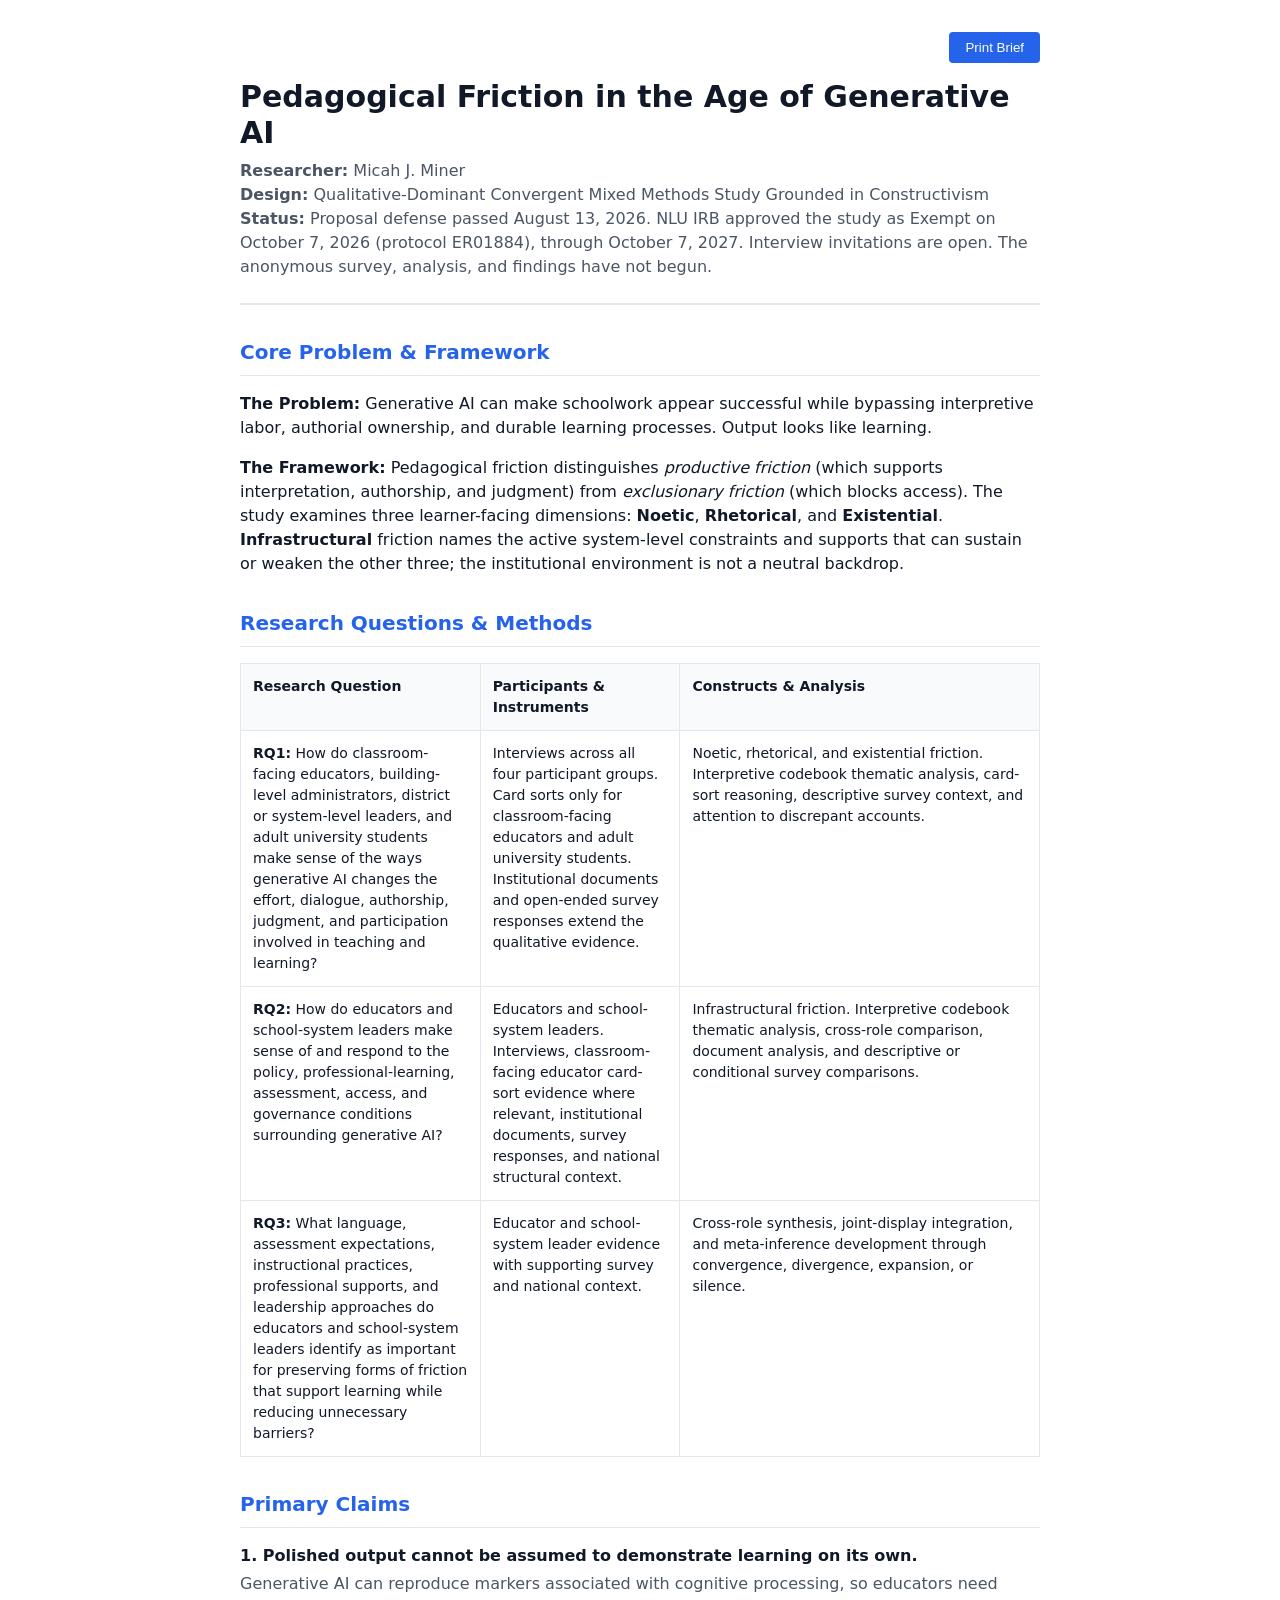
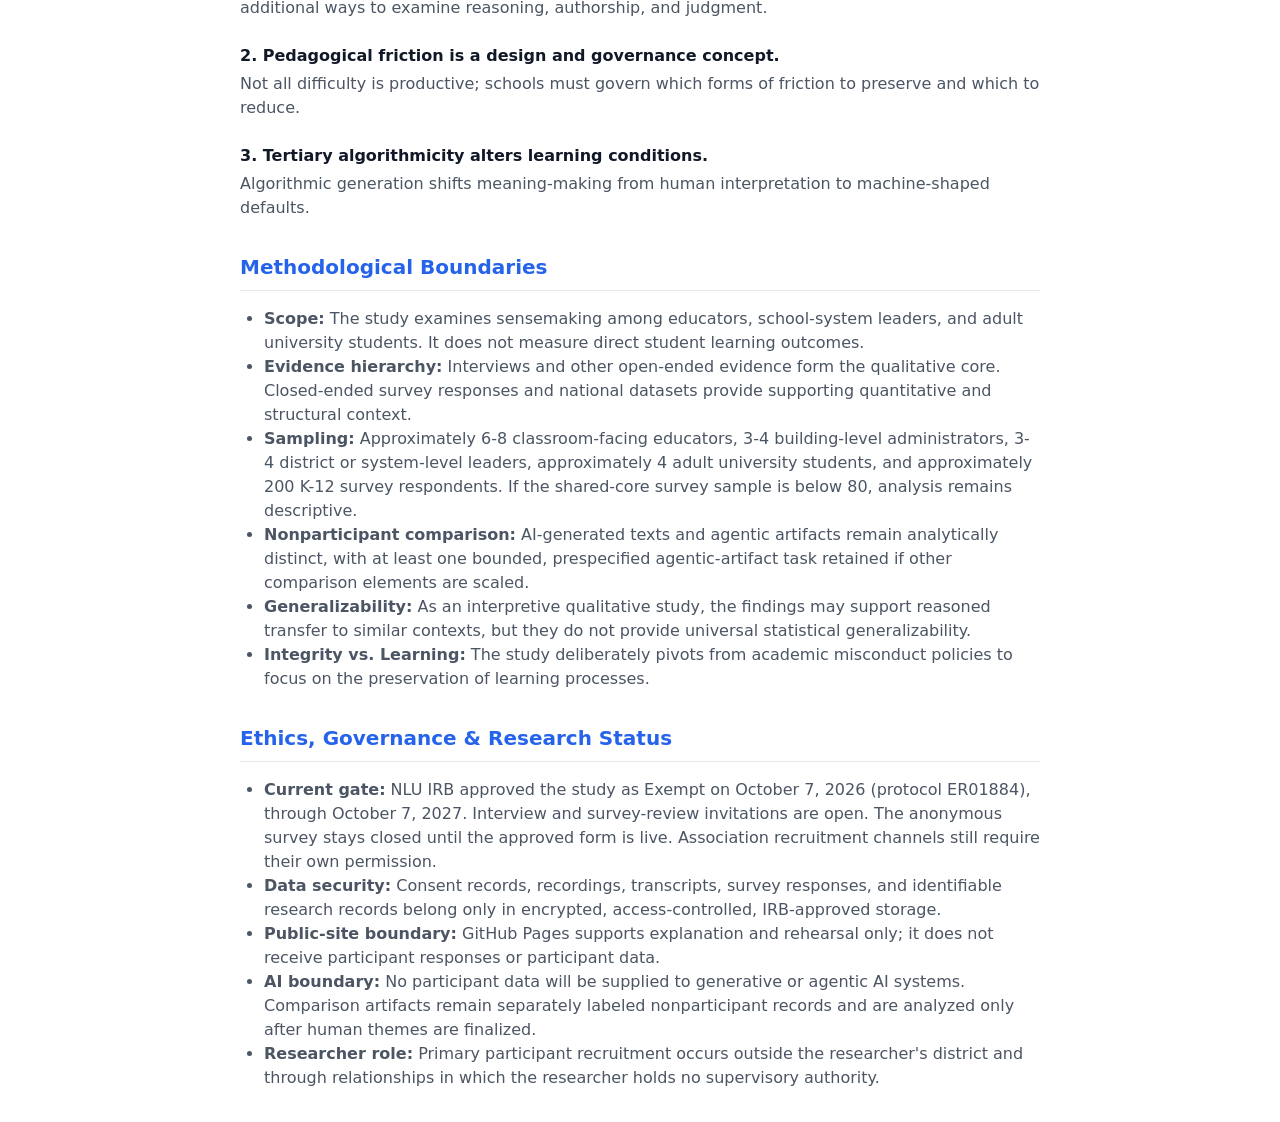
<file: committee-brief.html>
<!doctype html>
<html lang="en" data-mjm-ground="light">
<head>
  <meta charset="utf-8">
  <meta name="viewport" content="width=device-width, initial-scale=1">
  <title>Committee Brief | Pedagogical Friction in the Age of Generative AI</title>
  <link rel="stylesheet" href="https://minerclass.github.io/tokens.css">
  <style>
    :root {
      /* Ground, ink, and rules come from the shared ecosystem tokens at
         https://minerclass.github.io/tokens.css, each fallback set to this
         page's pre-adoption value so a failed load changes nothing. */
      --bg: var(--mjm-surface, #ffffff);
      --text: var(--mjm-ink, #111827);
      --muted: var(--mjm-muted, #4b5563);
      --border: var(--mjm-line, #e5e7eb);
      --mjm-accent: var(--mjm-blue, #2563eb);
      --brand: #2563eb;
    }
    body {
      font-family: system-ui, -apple-system, sans-serif;
      line-height: 1.5;
      color: var(--text);
      max-width: 800px;
      margin: 0 auto;
      padding: 2rem;
    }
    header {
      border-bottom: 2px solid var(--border);
      padding-bottom: 1.5rem;
      margin-bottom: 2rem;
    }
    h1 {
      font-size: 1.875rem;
      font-weight: 700;
      line-height: 1.2;
      margin: 0 0 0.5rem 0;
    }
    h2 {
      font-size: 1.25rem;
      font-weight: 600;
      margin: 2rem 0 1rem 0;
      color: var(--brand);
      border-bottom: 1px solid var(--border);
      padding-bottom: 0.5rem;
    }
    .meta {
      color: var(--muted);
      font-size: 1rem;
    }
    table {
      width: 100%;
      border-collapse: collapse;
      margin-bottom: 2rem;
      font-size: 0.875rem;
    }
    th, td {
      text-align: left;
      padding: 0.75rem;
      border: 1px solid var(--border);
      vertical-align: top;
    }
    th {
      background: #f9fafb;
      font-weight: 600;
    }
    .claim-item {
      margin-bottom: 1.5rem;
    }
    .claim-item h3 {
      font-size: 1rem;
      margin: 0 0 0.25rem 0;
    }
    .claim-item p {
      margin: 0;
      color: var(--muted);
    }
    ul {
      margin: 0;
      padding-left: 1.5rem;
      color: var(--muted);
    }
    @media print {
      body {
        padding: 0;
      }
      .no-print {
        display: none;
      }
    }
  </style>
</head>
<body>
  <div class="no-print" style="text-align: right; margin-bottom: 1rem;">
    <button onclick="window.print()" style="padding: 0.5rem 1rem; background: var(--brand); color: white; border: none; border-radius: 4px; cursor: pointer;">Print Brief</button>
  </div>

  <header>
    <h1>Pedagogical Friction in the Age of Generative AI</h1>
    <div class="meta">
      <strong>Researcher:</strong> Micah J. Miner<br>
      <strong>Design:</strong> Qualitative-Dominant Convergent Mixed Methods Study Grounded in Constructivism<br>
      <strong>Status:</strong> Proposal defense passed August 13, 2026. NLU IRB approved the study as Exempt on October 7, 2026 (protocol ER01884), through October 7, 2027. Interview invitations are open. The anonymous survey, analysis, and findings have not begun.
    </div>
  </header>

  <main>
    <h2>Core Problem & Framework</h2>
    <p><strong>The Problem:</strong> Generative AI can make schoolwork appear successful while bypassing interpretive labor, authorial ownership, and durable learning processes. Output looks like learning.</p>
    <p><strong>The Framework:</strong> Pedagogical friction distinguishes <em>productive friction</em> (which supports interpretation, authorship, and judgment) from <em>exclusionary friction</em> (which blocks access). The study examines three learner-facing dimensions: <strong>Noetic</strong>, <strong>Rhetorical</strong>, and <strong>Existential</strong>. <strong>Infrastructural</strong> friction names the active system-level constraints and supports that can sustain or weaken the other three; the institutional environment is not a neutral backdrop.</p>

    <h2>Research Questions & Methods</h2>
    <table>
      <thead>
        <tr>
          <th style="width: 30%">Research Question</th>
          <th style="width: 25%">Participants & Instruments</th>
          <th style="width: 45%">Constructs & Analysis</th>
        </tr>
      </thead>
      <tbody>
        <tr>
          <td><strong>RQ1:</strong> How do classroom-facing educators, building-level administrators, district or system-level leaders, and adult university students make sense of the ways generative AI changes the effort, dialogue, authorship, judgment, and participation involved in teaching and learning?</td>
          <td>Interviews across all four participant groups. Card sorts only for classroom-facing educators and adult university students. Institutional documents and open-ended survey responses extend the qualitative evidence.</td>
          <td>Noetic, rhetorical, and existential friction. Interpretive codebook thematic analysis, card-sort reasoning, descriptive survey context, and attention to discrepant accounts.</td>
        </tr>
        <tr>
          <td><strong>RQ2:</strong> How do educators and school-system leaders make sense of and respond to the policy, professional-learning, assessment, access, and governance conditions surrounding generative AI?</td>
          <td>Educators and school-system leaders. Interviews, classroom-facing educator card-sort evidence where relevant, institutional documents, survey responses, and national structural context.</td>
          <td>Infrastructural friction. Interpretive codebook thematic analysis, cross-role comparison, document analysis, and descriptive or conditional survey comparisons.</td>
        </tr>
        <tr>
          <td><strong>RQ3:</strong> What language, assessment expectations, instructional practices, professional supports, and leadership approaches do educators and school-system leaders identify as important for preserving forms of friction that support learning while reducing unnecessary barriers?</td>
          <td>Educator and school-system leader evidence with supporting survey and national context.</td>
          <td>Cross-role synthesis, joint-display integration, and meta-inference development through convergence, divergence, expansion, or silence.</td>
        </tr>
      </tbody>
    </table>

    <h2>Primary Claims</h2>
    <div class="claim-item">
      <h3>1. Polished output cannot be assumed to demonstrate learning on its own.</h3>
      <p>Generative AI can reproduce markers associated with cognitive processing, so educators need additional ways to examine reasoning, authorship, and judgment.</p>
    </div>
    <div class="claim-item">
      <h3>2. Pedagogical friction is a design and governance concept.</h3>
      <p>Not all difficulty is productive; schools must govern which forms of friction to preserve and which to reduce.</p>
    </div>
    <div class="claim-item">
      <h3>3. Tertiary algorithmicity alters learning conditions.</h3>
      <p>Algorithmic generation shifts meaning-making from human interpretation to machine-shaped defaults.</p>
    </div>

    <h2>Methodological Boundaries</h2>
    <ul>
      <li><strong>Scope:</strong> The study examines sensemaking among educators, school-system leaders, and adult university students. It does not measure direct student learning outcomes.</li>
      <li><strong>Evidence hierarchy:</strong> Interviews and other open-ended evidence form the qualitative core. Closed-ended survey responses and national datasets provide supporting quantitative and structural context.</li>
      <li><strong>Sampling:</strong> Approximately 6-8 classroom-facing educators, 3-4 building-level administrators, 3-4 district or system-level leaders, approximately 4 adult university students, and approximately 200 K-12 survey respondents. If the shared-core survey sample is below 80, analysis remains descriptive.</li>
      <li><strong>Nonparticipant comparison:</strong> AI-generated texts and agentic artifacts remain analytically distinct, with at least one bounded, prespecified agentic-artifact task retained if other comparison elements are scaled.</li>
      <li><strong>Generalizability:</strong> As an interpretive qualitative study, the findings may support reasoned transfer to similar contexts, but they do not provide universal statistical generalizability.</li>
      <li><strong>Integrity vs. Learning:</strong> The study deliberately pivots from academic misconduct policies to focus on the preservation of learning processes.</li>
    </ul>
    <h2>Ethics, Governance & Research Status</h2>
    <ul>
      <li><strong>Current gate:</strong> NLU IRB approved the study as Exempt on October 7, 2026 (protocol ER01884), through October 7, 2027. Interview and survey-review invitations are open. The anonymous survey stays closed until the approved form is live. Association recruitment channels still require their own permission.</li>
      <li><strong>Data security:</strong> Consent records, recordings, transcripts, survey responses, and identifiable research records belong only in encrypted, access-controlled, IRB-approved storage.</li>
      <li><strong>Public-site boundary:</strong> GitHub Pages supports explanation and rehearsal only; it does not receive participant responses or participant data.</li>
      <li><strong>AI boundary:</strong> No participant data will be supplied to generative or agentic AI systems. Comparison artifacts remain separately labeled nonparticipant records and are analyzed only after human themes are finalized.</li>
      <li><strong>Researcher role:</strong> Primary participant recruitment occurs outside the researcher's district and through relationships in which the researcher holds no supervisory authority.</li>
    </ul>
  </main>
</body>
</html>
</file>
<file: styles.css>
:root {
  /* Ground, ink, and rules come from the shared ecosystem tokens at
     https://minerclass.github.io/tokens.css, with each fallback set to this
     page's pre-adoption value so a failed load changes nothing. Accents local. */
  --ink: var(--mjm-ink, #18222b);
  --muted: var(--mjm-muted, #5c6872);
  --mjm-accent: var(--mjm-teal, #0c6572);
  --quiet: #7b8791;
  --line: #dbe2e7;
  --soft: var(--mjm-bg, #f4f6f8);
  --softer: #fafbfc;
  --panel: var(--mjm-surface, #ffffff);
  --teal: #0c6572;
  --blue: #315f89;
  --rust: #9a4d2f;
  --gold: #a9781d;
  --green: #286b49;
  --red: #a23f3f;
  --shadow: 0 18px 42px rgba(24, 34, 43, .08);
  --serif: Georgia, "Times New Roman", serif;
  --sans: Inter, ui-sans-serif, system-ui, -apple-system, BlinkMacSystemFont, "Segoe UI", sans-serif;
}

* {
  box-sizing: border-box;
}
.prose, .card, .metadata, .url, .export-preview, table td { overflow-wrap: anywhere; }
pre { overflow-x: auto; white-space: pre; }
code { overflow-wrap: normal; }

html {
  scroll-behavior: smooth;
}

body {
  margin: 0;
  color: var(--ink);
  background: var(--soft);
  font-family: var(--sans);
}

button,
input,
select,
textarea {
  font: inherit;
  max-width: 100%;
}

button {
  cursor: pointer;
}

.app-shell {
  min-height: 100vh;
  display: grid;
  grid-template-columns: 292px minmax(0, 1fr);
}

.sidebar {
  position: sticky;
  top: 0;
  height: 100vh;
  overflow: auto;
  display: flex;
  flex-direction: column;
  gap: 28px;
  padding: 24px 20px;
  color: #f8fbfc;
  background: #17232d;
  border-right: 1px solid #0f1921;
}

.brand {
  display: grid;
  grid-template-columns: 48px 1fr;
  gap: 12px;
  align-items: center;
  color: inherit;
  text-decoration: none;
}

.brand-mark {
  width: 48px;
  height: 48px;
  display: grid;
  place-items: center;
  border: 1px solid rgba(255, 255, 255, .42);
  background: rgba(255, 255, 255, .08);
  font-weight: 800;
  letter-spacing: 0;
}

.brand strong {
  display: block;
  font-size: 15px;
  line-height: 1.2;
}

.brand small {
  display: block;
  margin-top: 4px;
  color: rgba(255, 255, 255, .68);
  font-size: 12px;
}

.nav-stack {
  display: grid;
  gap: 4px;
}

.nav-item {
  width: 100%;
  display: flex;
  align-items: center;
  gap: 12px;
  min-height: 44px;
  padding: 10px 8px;
  border: 0;
  border-left: 3px solid transparent;
  color: rgba(255, 255, 255, .84);
  background: transparent;
  text-align: left;
  font: inherit;
  text-decoration: none;
}

.nav-item span {
  width: 28px;
  color: rgba(255, 255, 255, .56);
  font-size: 12px;
  font-weight: 800;
}

.nav-item.active,
.nav-item:hover {
  color: #fff;
  background: rgba(255, 255, 255, .08);
  border-left-color: #d8eff2;
}

.nav-external {
  margin-top: 8px;
  border-top: 1px solid rgba(255, 255, 255, .14);
}

.readiness,
.source-note {
  padding-top: 20px;
  border-top: 1px solid rgba(255, 255, 255, .14);
}

.readiness h2,
.source-note h2 {
  margin: 0 0 10px;
  color: rgba(255, 255, 255, .65);
  font-size: 11px;
  letter-spacing: .08em;
  text-transform: uppercase;
}

.source-note p,
.readiness p {
  margin: 0;
  color: rgba(255, 255, 255, .72);
  font-size: 13px;
  line-height: 1.45;
}

.readiness-meter {
  height: 10px;
  margin-bottom: 10px;
  overflow: hidden;
  background: rgba(255, 255, 255, .14);
}

.readiness-meter span {
  display: block;
  width: 0;
  height: 100%;
  background: #d8eff2;
  transition: width .25s ease;
}

.workspace {
  min-width: 0;
  padding: 28px;
}

.topbar {
  display: flex;
  justify-content: space-between;
  align-items: flex-start;
  gap: 20px;
  margin-bottom: 20px;
}

.section-label {
  margin: 0 0 6px;
  color: var(--rust);
  font-size: 11px;
  font-weight: 800;
  letter-spacing: .08em;
  text-transform: uppercase;
}

h1,
h2,
h3 {
  letter-spacing: 0;
}

.topbar h1 {
  max-width: 1020px;
  margin: 0 0 8px;
  font-family: var(--serif);
  font-size: clamp(34px, 4vw, 58px);
  line-height: 1.02;
}

.lede {
  max-width: 940px;
  margin: 0;
  color: var(--muted);
  font-size: 17px;
  line-height: 1.45;
}

.source-links {
  display: flex;
  flex-wrap: wrap;
  gap: 8px;
  margin-top: 14px;
}

.source-links a {
  display: inline-flex;
  align-items: center;
  min-height: 34px;
  padding: 7px 10px;
  border: 1px solid var(--line);
  color: var(--teal);
  background: #fff;
  font-size: 13px;
  font-weight: 800;
  text-decoration: none;
}

.source-links a:hover {
  border-color: rgba(12, 101, 114, .4);
  background: var(--softer);
}

.top-actions {
  display: flex;
  gap: 8px;
  flex-wrap: wrap;
  justify-content: flex-end;
}

.icon-button,
.primary-button {
  display: inline-flex;
  align-items: center;
  justify-content: center;
  gap: 8px;
  min-height: 40px;
  padding: 9px 13px;
  border: 1px solid var(--line);
  color: var(--ink);
  background: var(--panel);
}

.primary-button {
  color: #fff;
  border-color: var(--teal);
  background: var(--teal);
}

.panel {
  background: var(--panel);
  border: 1px solid var(--line);
  box-shadow: var(--shadow);
}

.panel-heading,
.toolbar {
  display: flex;
  align-items: flex-start;
  justify-content: space-between;
  gap: 16px;
  padding: 18px 20px;
  border-bottom: 1px solid var(--line);
}

.panel-heading.compact {
  padding-bottom: 12px;
}

.panel-heading h2,
.toolbar h2 {
  margin: 0;
  font-family: var(--serif);
  font-size: 25px;
  line-height: 1.1;
}

.view {
  display: none;
}

.view.active {
  display: block;
}

.companion-path {
  margin-bottom: 18px;
}

.companion-path-grid {
  display: grid;
  grid-template-columns: repeat(3, minmax(0, 1fr));
  gap: 12px;
  padding: 16px 20px 20px;
}

.companion-card {
  display: grid;
  gap: 7px;
  min-height: 132px;
  padding: 16px;
  border: 1px solid var(--line);
  color: var(--ink);
  background: var(--softer);
  text-decoration: none;
}

.companion-card.current {
  border-color: rgba(12, 101, 114, .42);
  background: rgba(12, 101, 114, .08);
}

.companion-card:hover {
  border-color: var(--teal);
  background: #fff;
}

.companion-card:focus-visible {
  outline: 3px solid var(--gold);
  outline-offset: 3px;
}

.companion-card strong {
  font-family: var(--serif);
  font-size: 21px;
  line-height: 1.12;
}

.companion-card > span:last-child {
  color: var(--muted);
  font-size: 13px;
  line-height: 1.45;
}

.companion-kicker {
  color: var(--teal);
  font-size: 11px;
  font-weight: 900;
  letter-spacing: .08em;
  text-transform: uppercase;
}

.defense-grid {
  display: grid;
  grid-template-columns: minmax(0, 1.45fr) minmax(320px, .55fr);
  gap: 18px;
  align-items: stretch;
}

.argument-board {
  min-height: 610px;
}

.constellation {
  position: relative;
  min-height: 520px;
  margin: 18px 20px 0;
  background:
    linear-gradient(#ecf0f3 1px, transparent 1px),
    linear-gradient(90deg, #ecf0f3 1px, transparent 1px);
  background-size: 42px 42px;
  background-color: var(--softer);
  border: 1px solid var(--line);
}

.lines {
  position: absolute;
  inset: 0;
  width: 100%;
  height: 100%;
  pointer-events: none;
}

.lines path {
  fill: none;
  stroke: #b8c6cf;
  stroke-width: 2;
}

.node {
  position: absolute;
  z-index: 1;
  width: 210px;
  min-height: 86px;
  padding: 14px;
  border: 1px solid var(--line);
  color: var(--ink);
  background: #fff;
  text-align: left;
  box-shadow: 0 12px 28px rgba(24, 34, 43, .10);
}

.node strong,
.node span {
  display: block;
}

.node strong {
  margin-bottom: 7px;
  font-size: 16px;
  line-height: 1.15;
}

.node span {
  color: var(--muted);
  font-size: 12px;
  line-height: 1.3;
}

.node.central {
  top: 210px;
  left: 50%;
  width: 250px;
  min-height: 108px;
  transform: translateX(-50%);
  border-color: #0c6572;
  color: #fff;
  background: #0c6572;
}

.node.central span {
  color: rgba(255, 255, 255, .78);
}

.node-a {
  top: 48px;
  left: 8%;
}

.node-b {
  top: 52px;
  right: 7%;
}

.node-c {
  bottom: 44px;
  left: 5%;
}

.node-d {
  bottom: 44px;
  right: 4%;
}

.node.active {
  outline: 3px solid rgba(12, 101, 114, .24);
}

.node-detail {
  margin: 18px 20px 20px;
  padding: 15px;
  color: var(--muted);
  background: var(--softer);
  border: 1px solid var(--line);
  line-height: 1.45;
}

.node-detail strong {
  color: var(--ink);
}

.rehearsal-card {
  display: flex;
  flex-direction: column;
}

.prompt {
  margin: 0;
  padding: 20px;
  color: var(--muted);
  line-height: 1.5;
}

textarea {
  width: calc(100% - 40px);
  min-height: 250px;
  margin: 0 20px 18px;
  padding: 14px;
  resize: vertical;
  border: 1px solid var(--line);
  color: var(--ink);
  background: var(--softer);
  line-height: 1.45;
}

.timer-row {
  display: flex;
  align-items: center;
  justify-content: space-between;
  gap: 12px;
  margin-top: auto;
  padding: 18px 20px 20px;
  border-top: 1px solid var(--line);
}

#timerOutput {
  font-variant-numeric: tabular-nums;
  font-size: 28px;
  font-weight: 800;
}

.evidence-rail {
  margin-top: 18px;
}

.sequence {
  display: grid;
  grid-template-columns: repeat(6, minmax(140px, 1fr));
}

.sequence-step {
  min-height: 164px;
  padding: 17px;
  border-right: 1px solid var(--line);
}

.sequence-step:last-child {
  border-right: 0;
}

.sequence-step strong {
  display: block;
  margin-bottom: 8px;
  font-size: 15px;
}

.sequence-step p {
  margin: 0;
  color: var(--muted);
  font-size: 13px;
  line-height: 1.4;
}

.status-chip {
  display: inline-flex;
  align-items: center;
  min-height: 28px;
  padding: 5px 9px;
  border: 1px solid var(--line);
  color: var(--muted);
  background: var(--softer);
  font-size: 12px;
  font-weight: 800;
}

.status-chip.verified {
  color: var(--green);
  border-color: rgba(40, 107, 73, .25);
  background: rgba(40, 107, 73, .08);
}

.status-chip.review,
.status-chip.caution {
  color: #744f10;
  border-color: rgba(169, 120, 29, .28);
  background: rgba(169, 120, 29, .09);
}

.claim-layout,
.history-layout,
.committee-layout,
.challenge-layout,
.methods-support-grid {
  display: grid;
  grid-template-columns: minmax(320px, .75fr) minmax(0, 1.25fr);
  gap: 18px;
  margin-top: 18px;
  align-items: start;
}

.challenge-layout {
  grid-template-columns: minmax(240px, .45fr) minmax(0, 1.55fr);
}

.claim-list,
.timeline,
.question-list {
  overflow: hidden;
}

.challenge-categories {
  overflow: hidden;
}

.challenge-category {
  width: 100%;
  padding: 16px;
  border: 0;
  border-bottom: 1px solid var(--line);
  color: var(--ink);
  background: #fff;
  text-align: left;
}

.challenge-category:hover,
.challenge-category.active {
  background: var(--softer);
  box-shadow: inset 4px 0 0 var(--teal);
}

.challenge-category strong,
.challenge-category span {
  display: block;
}

.challenge-category span {
  margin-top: 5px;
  color: var(--muted);
  font-size: 12px;
}

.challenge-body {
  padding: 24px;
}

.challenge-question {
  max-width: 900px;
  margin: 0 0 22px;
  font-family: var(--serif);
  font-size: clamp(24px, 3vw, 36px);
  line-height: 1.18;
}

.challenge-answer {
  display: grid;
  gap: 16px;
  margin-top: 22px;
}

.challenge-answer[hidden] {
  display: none;
}

.challenge-answer section {
  padding: 18px;
  border: 1px solid var(--line);
  background: var(--softer);
}

.challenge-answer h3 {
  margin: 0 0 8px;
  font-family: var(--serif);
  font-size: 21px;
}

.challenge-answer p,
.challenge-answer li {
  color: var(--muted);
  line-height: 1.5;
}

.challenge-answer li + li {
  margin-top: 9px;
}

.challenge-answer strong {
  color: var(--ink);
}

.challenge-controls {
  display: flex;
  justify-content: space-between;
  gap: 12px;
  padding: 18px 20px;
  border-top: 1px solid var(--line);
}

button:disabled {
  cursor: not-allowed;
  opacity: .45;
}

.claim-button,
.source-button,
.question-button {
  width: 100%;
  padding: 15px 16px;
  border: 0;
  border-bottom: 1px solid var(--line);
  color: var(--ink);
  background: #fff;
  text-align: left;
}

.claim-button:hover,
.claim-button.active,
.source-button:hover,
.source-button.active,
.question-button:hover,
.question-button.active {
  background: var(--softer);
}

.claim-button strong,
.source-button strong,
.question-button strong {
  display: block;
  margin-bottom: 5px;
  line-height: 1.25;
}

.claim-button span,
.source-button span,
.question-button span {
  color: var(--muted);
  font-size: 12px;
}

.claim-detail,
.source-detail {
  min-height: 520px;
  padding: 24px;
}

.claim-detail h3,
.source-detail h3 {
  margin: 0 0 10px;
  font-family: var(--serif);
  font-size: 32px;
  line-height: 1.08;
}

.detail-grid {
  display: grid;
  grid-template-columns: repeat(2, minmax(0, 1fr));
  gap: 14px;
  margin-top: 18px;
}

.detail-box {
  padding: 15px;
  border: 1px solid var(--line);
  background: var(--softer);
}

.detail-box strong {
  display: block;
  margin-bottom: 8px;
}

.detail-box p,
.source-detail p,
.claim-detail p {
  margin: 0;
  color: var(--muted);
  line-height: 1.5;
}

.toolbar-controls {
  display: flex;
  gap: 8px;
  flex-wrap: wrap;
  justify-content: flex-end;
  min-width: 0;
  max-width: 100%;
}

.toolbar input,
.toolbar select,
.select-label select {
  min-height: 40px;
  border: 1px solid var(--line);
  padding: 8px 10px;
  color: var(--ink);
  background: #fff;
}

.select-label {
  display: inline-grid;
  gap: 5px;
  color: var(--muted);
  font-size: 12px;
  font-weight: 800;
}

.method-matrix {
  margin-top: 18px;
  overflow: auto;
}

table {
  width: 100%;
  border-collapse: collapse;
}

th,
td {
  padding: 15px;
  border-bottom: 1px solid var(--line);
  text-align: left;
  vertical-align: top;
}

th {
  color: var(--muted);
  background: var(--softer);
  font-size: 12px;
  letter-spacing: .06em;
  text-transform: uppercase;
}

td {
  line-height: 1.4;
}

.check-list {
  display: grid;
  gap: 10px;
  margin: 0;
  padding: 18px 20px 22px;
  list-style: none;
}

.check-list li {
  display: grid;
  grid-template-columns: 20px 1fr;
  gap: 10px;
  align-items: start;
  color: var(--muted);
  line-height: 1.45;
}

.check-list input {
  width: 18px;
  height: 18px;
  margin-top: 2px;
}

.scope-limit-list {
  display: grid;
  gap: 0;
  margin: 0;
  padding: 18px 20px 22px;
  list-style: none;
}

.scope-limit-list li {
  padding: 14px 0;
  border-bottom: 1px solid var(--line);
}

.scope-limit-list li:first-child {
  padding-top: 0;
}

.scope-limit-list li:last-child {
  padding-bottom: 0;
  border-bottom: 0;
}

.scope-limit-list strong {
  display: block;
  margin-bottom: 6px;
  color: var(--ink);
  font-size: 15px;
  line-height: 1.35;
}

.scope-limit-list p {
  margin: 0;
  color: var(--muted);
  font-size: 14px;
  line-height: 1.5;
}

.boundary-grid {
  display: grid;
  grid-template-columns: repeat(2, minmax(0, 1fr));
  gap: 12px;
  padding: 18px 20px 22px;
}

.boundary-item {
  padding: 14px;
  border: 1px solid var(--line);
  background: var(--softer);
}

.boundary-item strong {
  display: block;
  margin-bottom: 7px;
}

.boundary-item p {
  margin: 0;
  color: var(--muted);
  font-size: 13px;
  line-height: 1.4;
}

#committeeNotes {
  min-height: 520px;
}

@media (max-width: 1100px) {
  .app-shell {
    grid-template-columns: 1fr;
  }

  .sidebar {
    position: relative;
    height: auto;
  }

  .nav-stack {
    grid-template-columns: repeat(2, minmax(0, 1fr));
  }

  .defense-grid,
  .claim-layout,
  .history-layout,
  .committee-layout,
  .challenge-layout,
  .methods-support-grid {
    grid-template-columns: 1fr;
  }

  .sequence {
    grid-template-columns: repeat(2, minmax(0, 1fr));
  }
}

@media (max-width: 720px) {
  .brand {
    grid-template-columns: 48px minmax(0, 1fr);
  }

  .brand > span:last-child {
    min-width: 0;
  }

  .brand strong,
  .brand small,
  .nav-item {
    overflow-wrap: anywhere;
  }

  .nav-item {
    min-width: 0;
    white-space: normal;
    line-height: 1.3;
    text-align: left;
  }

  .nav-item span {
    flex: 0 0 28px;
  }

  .workspace {
    padding: 18px;
  }

  .topbar,
  .panel-heading,
  .toolbar {
    flex-direction: column;
  }

  .top-actions,
  .toolbar-controls {
    justify-content: flex-start;
  }

  .toolbar-controls {
    width: 100%;
  }

  .toolbar-controls input,
  .toolbar-controls select {
    width: 100%;
    min-width: 0;
  }

  .nav-stack,
  .sequence,
  .detail-grid,
  .boundary-grid,
  .companion-path-grid {
    grid-template-columns: 1fr;
  }

  .constellation {
    min-height: 760px;
  }

  .node {
    position: relative;
    top: auto;
    right: auto;
    bottom: auto;
    left: auto;
    width: calc(100% - 28px);
    margin: 14px;
    transform: none;
  }

  .node.central {
    top: auto;
    right: auto;
    bottom: auto;
    left: auto;
    width: calc(100% - 28px);
    transform: none;
  }

  .lines {
    display: none;
  }

  table,
  thead,
  tbody,
  tr,
  th,
  td {
    display: block;
  }

  thead {
    display: none;
  }

  td::before {
    content: attr(data-label);
    display: block;
    margin-bottom: 4px;
    color: var(--muted);
    font-size: 11px;
    font-weight: 800;
    letter-spacing: .06em;
    text-transform: uppercase;
  }
}

@media print {
  .sidebar,
  .top-actions,
  .toolbar-controls,
  .select-label,
  button {
    display: none !important;
  }

  .app-shell,
  .defense-grid,
  .claim-layout,
  .history-layout,
  .committee-layout,
  .challenge-layout,
  .methods-support-grid {
    display: block;
  }

  .workspace {
    padding: 0;
  }

  .view {
    display: block;
    page-break-after: always;
  }

  .panel {
    box-shadow: none;
    margin-bottom: 18px;
  }
}
</file>
<file: presentation/presentation.css>
:root {
  /* Ground, ink and rules from the shared ecosystem tokens with pre-adoption
     fallbacks. The rust/teal/blue/gold deck accents stay local. */
  --ink: var(--mjm-ink, #17232d);
  --ink-soft: var(--mjm-muted, #34434e);
  --paper: var(--mjm-bg, #f3efe6);
  --paper-deep: #e8e0d2;
  --white: var(--mjm-surface, #fffdf8);
  --rust: #91462f;
  --rust-dark: #6f3324;
  --teal: #2f6970;
  --teal-dark: #1f5057;
  --blue: #315f7c;
  --gold: #b58127;
  --line: var(--mjm-line, rgba(23, 35, 45, .18));
  --mjm-accent: var(--mjm-rust, #91462f);
  --line-light: rgba(255, 253, 248, .22);
  --shadow: 0 22px 70px rgba(18, 28, 36, .22);
  --serif: Georgia, "Times New Roman", serif;
  --sans: Inter, Aptos, "Segoe UI", system-ui, -apple-system, BlinkMacSystemFont, sans-serif;
}

* {
  box-sizing: border-box;
}

html,
body {
  min-height: 100%;
}

html {
  color-scheme: light;
}

body {
  margin: 0;
  overflow: hidden;
  color: var(--ink);
  background: var(--ink);
  font-family: var(--sans);
}

button,
a {
  -webkit-tap-highlight-color: transparent;
}

button {
  font: inherit;
}

button:focus-visible,
a:focus-visible,
[tabindex]:focus-visible {
  outline: 3px solid #f5c86a;
  outline-offset: 3px;
}

.skip-link {
  position: fixed;
  z-index: 100;
  top: 12px;
  left: 12px;
  padding: 12px 16px;
  color: var(--ink);
  background: var(--white);
  border: 2px solid var(--ink);
  transform: translateY(-180%);
  transition: transform .16s ease;
}

.skip-link:focus {
  transform: translateY(0);
}

.presentation-shell {
  min-height: 100vh;
  display: grid;
  grid-template-rows: 66px minmax(0, 1fr) 74px;
  background:
    radial-gradient(circle at 50% -20%, rgba(74, 112, 126, .32), transparent 42%),
    #111b23;
}

.presentation-bar,
.control-dock {
  position: relative;
  z-index: 20;
  display: grid;
  align-items: center;
  color: rgba(255, 253, 248, .88);
  background: rgba(17, 27, 35, .94);
  backdrop-filter: blur(16px);
}

.presentation-bar {
  grid-template-columns: minmax(190px, 1fr) auto minmax(190px, 1fr);
  gap: 22px;
  padding: 10px 22px;
  border-bottom: 1px solid rgba(255, 255, 255, .08);
}

.presentation-brand {
  width: max-content;
  display: flex;
  align-items: center;
  gap: 10px;
  color: inherit;
  text-decoration: none;
}

.brand-mark {
  width: 38px;
  height: 38px;
  display: grid;
  place-items: center;
  border: 1px solid rgba(255, 253, 248, .4);
  font-weight: 800;
  font-size: .78rem;
  letter-spacing: .06em;
}

.presentation-brand strong,
.presentation-brand small {
  display: block;
}

.presentation-brand strong {
  color: var(--white);
  font-size: .86rem;
}

.presentation-brand small {
  margin-top: 2px;
  color: rgba(255, 253, 248, .58);
  font-size: .7rem;
}

.presentation-status {
  display: flex;
  align-items: center;
  gap: 12px;
  font-size: .72rem;
  letter-spacing: .1em;
  text-transform: uppercase;
}

.presentation-status p {
  margin: 0;
}

.presentation-status p + p {
  padding-left: 12px;
  border-left: 1px solid rgba(255, 253, 248, .24);
  color: rgba(255, 253, 248, .62);
}

.presentation-actions {
  display: flex;
  justify-content: flex-end;
  gap: 8px;
}

.presentation-actions button,
.control-dock button,
.notes-header button,
.keyboard-help button {
  min-height: 40px;
  border: 1px solid rgba(255, 253, 248, .16);
  color: rgba(255, 253, 248, .84);
  background: rgba(255, 253, 248, .06);
  cursor: pointer;
}

.presentation-actions button {
  display: inline-flex;
  align-items: center;
  gap: 7px;
  padding: 8px 10px;
  font-size: .72rem;
}

.presentation-actions button:hover,
.presentation-actions button[aria-pressed="true"],
.control-dock button:hover {
  color: var(--white);
  background: rgba(255, 253, 248, .12);
}

.stage {
  min-height: 0;
  display: grid;
  place-items: center;
  overflow: hidden;
  padding: 16px 34px;
}

.deck {
  position: relative;
  width: min(calc(100vw - 68px), calc(177.778vh - 305.778px));
  max-width: 1600px;
  aspect-ratio: 16 / 9;
  overflow: hidden;
  background: var(--paper);
  box-shadow: var(--shadow);
}

.slide {
  container-type: inline-size;
  position: absolute;
  inset: 0;
  display: none;
  overflow: hidden;
  padding: 5.2cqw 6.25cqw 4.8cqw;
  color: var(--ink);
  background:
    linear-gradient(90deg, transparent 0 6%, rgba(23, 35, 45, .035) 6% calc(6% + 1px), transparent calc(6% + 1px)),
    var(--paper);
  isolation: isolate;
}

.slide.active {
  display: block;
  animation: slide-in .32s ease both;
}

.slide::after {
  content: "";
  position: absolute;
  z-index: -1;
  right: -13cqw;
  bottom: -24cqw;
  width: 41cqw;
  height: 41cqw;
  border: 1px solid rgba(23, 35, 45, .12);
  border-radius: 50%;
  box-shadow:
    0 0 0 3.6cqw rgba(23, 35, 45, .025),
    0 0 0 7.2cqw rgba(23, 35, 45, .018);
}

@keyframes slide-in {
  from {
    opacity: 0;
    transform: translateX(1.2%);
  }
  to {
    opacity: 1;
    transform: translateX(0);
  }
}

.slide-field {
  position: relative;
  z-index: 2;
  height: 100%;
  display: flex;
  flex-direction: column;
}

.eyebrow {
  margin: 0 0 1.1cqw;
  color: var(--rust);
  font-size: clamp(.68rem, .9cqw, .98rem);
  font-weight: 800;
  letter-spacing: .16em;
  line-height: 1.2;
  text-transform: uppercase;
}

.slide h1,
.slide h2,
.slide h3,
.slide p,
.slide blockquote {
  overflow-wrap: break-word;
}

.slide h1,
.slide h2 {
  margin: 0;
  max-width: 17em;
  font-family: var(--serif);
  font-weight: 700;
  letter-spacing: -.022em;
  line-height: 1.04;
  text-wrap: balance;
}

.slide h1 {
  font-size: clamp(2rem, 4.45cqw, 4.8rem);
}

.slide h2 {
  font-size: clamp(1.9rem, 4.2cqw, 4.5rem);
  text-wrap: pretty;
}

/* Length-aware title treatments. Short titles can stay tight and large;
   long titles need looser tracking and leading before any size reduction. */
.slide[data-title="short"] h1,
.slide[data-title="short"] h2 {
  max-width: 12em;
  font-size: clamp(2.2rem, 5.4cqw, 5.9rem);
  letter-spacing: -.03em;
  line-height: .99;
}

.slide[data-title="long"] h1,
.slide[data-title="long"] h2 {
  max-width: 23em;
  font-size: clamp(1.6rem, 3.2cqw, 3.5rem);
  letter-spacing: -.014em;
  line-height: 1.09;
}

/* In-title hierarchy: a title is a reading sequence, not a uniform block. */
.slide h1 .t-lead,
.slide h2 .t-lead {
  display: block;
}

.slide h1 .t-quiet,
.slide h2 .t-quiet {
  display: block;
  color: rgba(255, 253, 248, .62);
  font-size: .58em;
  font-weight: 600;
  letter-spacing: -.005em;
  line-height: 1.16;
}

.slide-light h1 .t-quiet,
.slide-light h2 .t-quiet {
  color: rgba(23, 35, 45, .58);
}

.slide h3 {
  margin: 0;
  font-family: var(--serif);
  font-size: clamp(.92rem, 1.65cqw, 1.7rem);
  line-height: 1.05;
}

.slide p,
.slide li {
  font-size: clamp(.72rem, 1.35cqw, 1.28rem);
  line-height: 1.43;
}

.slide p {
  margin: 0;
}

.subtitle {
  max-width: 39em;
  margin-top: 1.65cqw !important;
  color: var(--ink-soft);
  font-size: clamp(.88rem, 1.6cqw, 1.5rem) !important;
}

.slide-coda {
  margin-top: auto !important;
  padding-top: 1.4cqw;
  border-top: 1px solid var(--line);
  color: var(--ink-soft);
  font-family: var(--serif);
  font-size: clamp(.85rem, 1.5cqw, 1.5rem) !important;
  font-style: italic;
}

.source-line {
  margin-top: auto !important;
  color: rgba(23, 35, 45, .68);
  font-size: clamp(.62rem, .9cqw, .9rem) !important;
  line-height: 1.35 !important;
}

.slide-title {
  color: var(--white);
  background:
    linear-gradient(112deg, rgba(10, 20, 28, .96), rgba(22, 39, 50, .88)),
    var(--ink);
}

/* Aperture: concentric rings converging on an opening, so the right-hand
   negative space frames the title instead of sitting inert. */
.slide-title::before {
  content: "";
  position: absolute;
  z-index: -1;
  top: 50%;
  right: -9cqw;
  width: 54cqw;
  height: 54cqw;
  border: 1px solid rgba(255, 253, 248, .16);
  border-radius: 50%;
  transform: translateY(-50%);
  box-shadow:
    0 0 0 5cqw rgba(255, 253, 248, .028),
    0 0 0 10cqw rgba(255, 253, 248, .02),
    0 0 0 15cqw rgba(255, 253, 248, .013);
}

.slide-title::after {
  content: "";
  display: block;
  position: absolute;
  z-index: -1;
  top: 50%;
  right: 6cqw;
  width: 24cqw;
  height: 24cqw;
  border: 1px solid rgba(224, 180, 96, .38);
  border-radius: 50%;
  transform: translateY(-50%);
  background: radial-gradient(circle at 38% 34%,
    rgba(224, 180, 96, .20),
    rgba(224, 180, 96, .05) 56%,
    transparent 74%);
}

.slide-title .slide-field {
  max-width: 63%;
  justify-content: center;
}

.slide-title .eyebrow {
  color: #e0b460;
}

.slide-title h1 {
  max-width: 15em;
  letter-spacing: -.03em;
  line-height: 1;
}

.slide-title h1 .t-lead {
  font-size: 1.3em;
  letter-spacing: -.036em;
  line-height: .95;
}

.slide-title h1 .t-quiet {
  margin-top: 1.15cqw;
  font-size: .5em;
  line-height: 1.2;
}

.slide-title .subtitle {
  color: rgba(255, 253, 248, .72);
}

.title-meta {
  margin-top: auto;
  padding-top: 1.5cqw;
  border-top: 1px solid var(--line-light);
}

.title-meta p {
  color: rgba(255, 253, 248, .7);
  font-size: clamp(.65rem, 1.02cqw, .98rem);
  line-height: 1.55;
}

.title-meta strong {
  color: var(--white);
}

.title-index {
  position: absolute;
  right: 4.4cqw;
  bottom: 4.4cqw;
  display: grid;
  grid-template-columns: auto 5.5cqw auto;
  align-items: center;
  gap: .8cqw;
  color: rgba(255, 253, 248, .64);
  font-size: clamp(.6rem, .82cqw, .82rem);
  letter-spacing: .12em;
}

.title-index div {
  height: 1px;
  background: rgba(255, 253, 248, .34);
}

.slide-statement {
  color: var(--white);
  background: var(--rust-dark);
}

.slide-statement::after {
  border-color: rgba(255, 253, 248, .15);
  box-shadow:
    0 0 0 3.6cqw rgba(255, 253, 248, .025),
    0 0 0 7.2cqw rgba(255, 253, 248, .018);
}

.slide-statement .eyebrow {
  color: #f0c477;
}

.slide-statement h2 {
  max-width: 10.5em;
}

.slide-statement .slide-field {
  display: grid;
  grid-template-columns: minmax(0, 1fr) minmax(26cqw, .95fr);
  grid-template-rows: auto auto 1fr auto;
  column-gap: 4.4cqw;
}

.slide-statement .eyebrow {
  grid-column: 1;
  grid-row: 1;
}

.slide-statement h2 {
  grid-column: 1;
  grid-row: 2;
}

/* Trace: two artifacts drawn identically above a line of visibility, with
   wildly different amounts of process below it. The claim is not that product
   differs from learning, which was always true; it is that the product carries
   no record of which case it is. The asymmetry has to sit under the line, and
   the two documents above it have to be pixel-identical, or the point inverts. */
.trace-field {
  grid-column: 2;
  grid-row: 1 / span 3;
  align-self: center;
  display: flex;
  flex-direction: column;
  gap: 1.05cqw;
}

/* Both pairs share this track definition so the columns register across the
   horizon line. Changing one without the other breaks the read. */
.trace-pair {
  display: grid;
  grid-template-columns: 1fr 1fr;
  gap: 1.5cqw;
  align-items: start;
}

.trace-cap {
  color: rgba(255, 253, 248, .72);
  font-size: clamp(.6rem, .82cqw, .88rem) !important;
  font-weight: 700;
  letter-spacing: .14em;
  line-height: 1.2;
  text-transform: uppercase;
}

/* Sits immediately under the horizon so each half reads caption-then-content. */
.trace-cap-under {
  margin-top: -.25cqw !important;
}

/* The finished surface: identical markup, no per-column overrides. */
.trace-doc {
  display: flex;
  flex-direction: column;
  gap: .62cqw;
  padding: 1cqw .95cqw;
  border: 1px solid rgba(255, 253, 248, .45);
  border-radius: .3cqw;
  background: rgba(255, 253, 248, .07);
}

.trace-doc i {
  height: .62cqw;
  border-radius: .31cqw;
  background: rgba(255, 253, 248, .92);
}

.trace-doc i:nth-child(4) { width: 84%; }
.trace-doc i:nth-child(5) { width: 46%; }

/* The evidence horizon. Dashed rather than solid because it is a limit of
   what can be seen, not a boundary in the work itself. */
.trace-horizon {
  display: flex;
  align-items: center;
  gap: .8cqw;
  margin: .15cqw 0 !important;
}

.trace-horizon::before,
.trace-horizon::after {
  content: "";
  flex: 1;
  border-top: 1px dashed rgba(245, 217, 168, .72);
}

/* #f0c274 is only 4.05:1 on rust, which passes as large text for a glyph but
   not for a caption this size. #f5d9a8 clears AA at 4.93:1. */
.trace-horizon span {
  color: #f5d9a8;
  font-family: var(--serif);
  font-size: clamp(.6rem, .95cqw, .95rem);
  font-style: italic;
  line-height: 1.2;
  white-space: nowrap;
}

/* The route below the line. Stacked bars were tried here first and read as a
   second paragraph of text, which is the misreading this slide has to avoid.
   A switchback against a straight line carries the friction argument directly:
   same destination, different distance travelled, and the distance is the part
   that does not survive into the product. */
.trace-pair-routes {
  align-items: stretch;
}

.trace-route {
  display: flex;
  flex-direction: column;
  align-items: center;
  gap: .55cqw;
}

.trace-route svg {
  width: 100%;
  height: auto;
  fill: none;
  overflow: visible;
}

.route-line {
  stroke: rgba(255, 253, 248, .82);
  stroke-width: 2.6;
  stroke-linecap: round;
  stroke-linejoin: round;
}

.route-start {
  fill: #f5d9a8;
  stroke: none;
}

.route-label {
  color: rgba(255, 253, 248, .72);
  font-family: var(--serif);
  font-size: clamp(.58rem, .92cqw, .95rem);
  font-style: italic;
  line-height: 1.2;
  text-align: center;
}

.slide-statement .slide-coda {
  grid-column: 1 / -1;
  grid-row: 4;
  width: 100%;
  color: rgba(255, 253, 248, .78);
  border-color: rgba(255, 253, 248, .24);
}

.number-story {
  flex: 1;
  display: grid;
  grid-template-columns: 1fr 1px 1fr;
  gap: 4cqw;
  align-items: center;
  margin: 2.8cqw 0 1.4cqw;
}

.number-block {
  display: flex;
  flex-direction: column;
  justify-content: center;
}

.number {
  color: var(--teal-dark);
  font-family: var(--serif);
  font-size: clamp(3.4rem, 8.2cqw, 8.6rem);
  font-weight: 700;
  letter-spacing: -.07em;
  line-height: .85;
}

.number-rust {
  color: var(--rust);
}

.number-block p {
  max-width: 27em;
  margin-top: 1.6cqw;
  color: var(--ink-soft);
}

.number-divider {
  height: 65%;
  background: var(--line);
}

.boundary-axis {
  flex: 1;
  display: grid;
  grid-template-columns: 1fr minmax(7.5cqw, .35fr) 1fr;
  align-items: stretch;
  margin-top: 2.4cqw;
  border-top: 1px solid var(--line);
  border-bottom: 1px solid var(--line);
}

.boundary-side {
  display: flex;
  flex-direction: column;
  justify-content: center;
  padding: 1.7cqw 2cqw;
}

.boundary-side > span,
.framework-columns article > span,
.framework-foundation > span,
.contribution-lines span,
.evidence-lines span {
  margin-bottom: .7cqw;
  font-size: clamp(.6rem, .8cqw, .82rem);
  font-weight: 800;
  letter-spacing: .14em;
  text-transform: uppercase;
}

.boundary-side p {
  margin-top: .75cqw;
  color: var(--ink-soft);
}

.productive {
  background: rgba(47, 105, 112, .09);
}

.productive > span {
  color: var(--teal-dark);
}

.exclusionary {
  background: rgba(145, 70, 47, .08);
}

.exclusionary > span {
  color: var(--rust);
}

.boundary-marker {
  position: relative;
  display: grid;
  place-items: center;
  color: var(--white);
  background: var(--ink);
}

.boundary-marker span {
  width: 18cqw;
  font-size: clamp(.58rem, .84cqw, .84rem);
  font-weight: 700;
  letter-spacing: .08em;
  text-align: center;
  text-transform: uppercase;
  transform: rotate(-90deg);
}

.media-timeline {
  flex: 1;
  display: grid;
  grid-template-columns: repeat(5, 1fr);
  margin: 2.2cqw 0 1.4cqw;
  padding: 0;
  list-style: none;
  border-top: 1px solid var(--line);
  border-bottom: 1px solid var(--line);
}

/* The cell keeps its position, border, and stage background classes; the
   button inside carries the layout the cell used to have. strong, small, and
   span are all phrasing content, so nothing had to change element type. */
.media-timeline li {
  position: relative;
  display: flex;
  min-width: 0;
  border-right: 1px solid var(--line);
}

.stage-button {
  flex: 1;
  display: flex;
  flex-direction: column;
  justify-content: flex-end;
  min-width: 0;
  padding: 1.4cqw 1.15cqw;
  border: 0;
  color: inherit;
  background: transparent;
  font: inherit;
  text-align: left;
  cursor: pointer;
  transition: background-color .2s ease, box-shadow .2s ease;
}

.stage-button:hover {
  background: rgba(23, 35, 45, .06);
}

.stage-button.selected {
  background: rgba(47, 105, 112, .15);
  box-shadow: inset 0 0 0 1px rgba(31, 80, 87, .55);
}

/* The current-stage cell is teal with light text, so it needs its own pair. */
.timeline-current .stage-button:hover {
  background: rgba(255, 253, 248, .09);
}

.timeline-current .stage-button.selected {
  background: rgba(255, 253, 248, .16);
  box-shadow: inset 0 0 0 1px rgba(255, 253, 248, .55);
}

.media-timeline li:last-child {
  border-right: 0;
}

.media-timeline strong,
.media-timeline small {
  display: block;
}

.media-timeline strong {
  font-family: var(--serif);
  font-size: clamp(.75rem, 1.25cqw, 1.3rem);
  line-height: 1.08;
}

.media-timeline small {
  margin-top: .7cqw;
  color: var(--ink-soft);
  font-size: clamp(.55rem, .78cqw, .8rem);
  line-height: 1.35;
}

.timeline-number {
  position: absolute;
  top: 1.15cqw;
  left: 1.05cqw;
  margin: 0;
  color: rgba(23, 35, 45, .52);
  font-family: var(--serif);
  font-size: clamp(2rem, 4.8cqw, 4.8rem);
  font-weight: 700;
  letter-spacing: -.06em;
  line-height: 1;
}

/* Resting line and the five stage panels share one reserved block, so
   selecting a stage never resizes the timeline above it. */
.timeline-aside {
  display: grid;
  align-content: center;
  min-height: 8.8cqw;
  margin-top: .2cqw;
}

.timeline-rest {
  margin: 0;
}

.stage-detail {
  display: grid;
  gap: .3cqw;
  padding-left: 1.1cqw;
  border-left: .22cqw solid var(--teal-dark);
}

.stage-detail[hidden] {
  display: none;
}

.stage-kicker {
  color: var(--teal-dark);
  font-size: .84cqw;
  font-weight: 700;
  letter-spacing: .12em;
  text-transform: uppercase;
}

.stage-body {
  max-width: 68em;
  font-size: 1.18cqw;
  line-height: 1.34;
}

.stage-note {
  max-width: 74em;
  color: var(--ink-soft);
  font-size: .95cqw;
  line-height: 1.3;
}

.timeline-original {
  background: rgba(49, 95, 124, .08);
}

.timeline-current {
  color: var(--white);
  background: var(--teal-dark);
}

.timeline-current small {
  color: rgba(255, 253, 248, .7);
}

.timeline-current .timeline-number {
  color: rgba(255, 253, 248, .55);
}

.bypass-map {
  position: relative;
  flex: 1;
  display: grid;
  grid-template-columns: repeat(3, 1fr);
  gap: 2cqw;
  align-items: center;
  margin-top: 1.7cqw;
  padding-bottom: 4.5cqw;
}

.process-step {
  position: relative;
  z-index: 2;
  min-height: 11cqw;
  display: flex;
  flex-direction: column;
  justify-content: center;
  padding: 1.4cqw;
  border-top: .5cqw solid var(--teal);
  background: rgba(255, 253, 248, .7);
  box-shadow: 0 10px 24px rgba(23, 35, 45, .08);
}

.process-step.bypassed {
  border-top-color: var(--gold);
  background: rgba(255, 253, 248, .92);
  box-shadow: 0 16px 34px rgba(23, 35, 45, .13);
  transform: translateY(-.65cqw);
}

.process-step span {
  color: var(--rust);
  font-size: clamp(.55rem, .75cqw, .76rem);
  font-weight: 800;
  letter-spacing: .12em;
  text-transform: uppercase;
}

.process-step strong {
  margin-top: .8cqw;
  font-family: var(--serif);
  font-size: clamp(.8rem, 1.3cqw, 1.35rem);
  line-height: 1.12;
}

.pressure-row {
  display: grid;
  grid-template-columns: repeat(3, 1fr);
  gap: 1.2cqw;
  margin: 0 0 .4cqw;
  padding: 0;
  list-style: none;
}

.pressure-row li {
  padding: .85cqw 1.05cqw;
  border-left: .3cqw solid var(--gold);
  background: rgba(181, 129, 39, .09);
}

.pressure-row strong {
  display: block;
  color: var(--rust-dark);
  font-family: var(--serif);
  font-size: clamp(.7rem, 1.1cqw, 1.12rem);
  line-height: 1.14;
}

.pressure-row small {
  display: block;
  margin-top: .35cqw;
  color: var(--ink-soft);
  font-size: clamp(.52rem, .74cqw, .74rem);
  line-height: 1.3;
}

.bypass-arc {
  position: absolute;
  z-index: 1;
  right: 5%;
  bottom: .6cqw;
  left: 5%;
  height: 6.5cqw;
  border: .28cqw solid var(--rust);
  border-top: 0;
  border-radius: 0 0 50% 50%;
}

.bypass-arc::before,
.bypass-arc::after {
  content: "";
  position: absolute;
  top: -.15cqw;
  width: 0;
  height: 0;
  border-top: .65cqw solid transparent;
  border-bottom: .65cqw solid transparent;
}

.bypass-arc::before {
  left: -.25cqw;
  border-right: .9cqw solid var(--rust);
}

.bypass-arc::after {
  right: -.25cqw;
  border-left: .9cqw solid var(--rust);
}

.bypass-arc span {
  position: absolute;
  bottom: -1cqw;
  left: 50%;
  padding: .2cqw .8cqw;
  color: var(--rust-dark);
  background: var(--paper);
  font-size: clamp(.58rem, .82cqw, .82rem);
  font-weight: 800;
  letter-spacing: .12em;
  text-transform: uppercase;
  transform: translateX(-50%);
}

.slide-framework {
  color: var(--white);
  background: var(--ink);
}

.slide-framework::after {
  border-color: rgba(255, 253, 248, .12);
  box-shadow:
    0 0 0 3.6cqw rgba(255, 253, 248, .02),
    0 0 0 7.2cqw rgba(255, 253, 248, .014);
}

.slide-framework .eyebrow {
  color: #e0b460;
}

.slide-framework .source-line {
  color: rgba(255, 253, 248, .62);
}

.framework-field {
  position: relative;
  flex: 1;
  display: flex;
  flex-direction: column;
  margin-top: 1.4cqw;
  padding: 1.5cqw 2cqw 1.3cqw;
  border: 1px dashed rgba(181, 129, 39, .55);
  border-radius: 1.6cqw;
  background:
    radial-gradient(120% 100% at 50% 0%, rgba(181, 129, 39, .10), transparent 62%),
    rgba(181, 129, 39, .045);
}

.field-label {
  margin: 0;
  color: var(--gold);
  font-family: var(--serif);
  font-size: clamp(.78rem, 1.28cqw, 1.3rem);
  font-weight: 700;
}

.field-label span {
  margin-right: .7cqw;
  padding: .18cqw .6cqw;
  border: 1px solid rgba(181, 129, 39, .5);
  border-radius: .3cqw;
  font-family: var(--sans);
  font-size: .62em;
  font-weight: 800;
  letter-spacing: .14em;
  text-transform: uppercase;
  vertical-align: middle;
}

/* Three learner-facing relations arranged around the learning event.
   The field contains them; it is not a fourth peer node. */
.framework-constellation {
  position: relative;
  flex: 1;
  display: grid;
  grid-template-columns: 1fr auto 1fr;
  grid-template-rows: 1fr 1fr;
  align-items: center;
  gap: .9cqw 2.2cqw;
  margin: .9cqw 0 .6cqw;
}

.constellation-core {
  grid-column: 2;
  grid-row: 1 / span 2;
  display: grid;
  place-items: center;
  width: 13cqw;
  height: 13cqw;
  border: 1px solid rgba(255, 253, 248, .34);
  border-radius: 50%;
  background: radial-gradient(circle at 42% 36%, rgba(255, 253, 248, .16), rgba(255, 253, 248, .03) 68%);
  color: var(--white);
  font-family: var(--serif);
  font-size: clamp(.6rem, .95cqw, .96rem);
  line-height: 1.2;
  text-align: center;
}

/* Each learner-facing form is a control. Selecting one names the pressure it
   answers and lights the infrastructural field it depends on, which is the
   dependency this slide asserts. Emphasis is added to the selected node rather
   than removed from the others: dimming unselected cards would drop their text
   contrast, the failure already recorded for progressive reveals on 2026-08-02. */
/* Block, not flex, and the kicker stays inline: that reproduces the article's
   box model exactly, including the taller line box the inline kicker sat on.
   A flex column shortened every card by about 10px. */
.framework-constellation .node {
  position: relative;
  display: block;
  padding: .9cqw 1.15cqw;
  border: 0;
  border-left: .28cqw solid var(--gold);
  color: inherit;
  background: rgba(255, 253, 248, .05);
  font: inherit;
  text-align: left;
  cursor: pointer;
  transition: background-color .2s ease, box-shadow .2s ease;
}

.framework-constellation .node:hover {
  background: rgba(255, 253, 248, .11);
}

/* box-shadow, not a wider border: the node is a fixed grid cell, and changing
   its border width would rewrap the text and change the row height. */
.framework-constellation .node.selected {
  background: rgba(181, 129, 39, .22);
  box-shadow: inset 0 0 0 1px rgba(181, 129, 39, .6);
}

.node-head  { grid-column: 1; grid-row: 1; }
.node-room  { grid-column: 3; grid-row: 1; }
.node-world { grid-column: 1; grid-row: 2; }

.node-kicker {
  color: var(--gold);
  font-size: clamp(.5rem, .72cqw, .74rem);
  font-weight: 800;
  letter-spacing: .15em;
  text-transform: uppercase;
}

/* Reproduces the h3 this replaced: `.slide h3` supplied the serif face and
   1.05 leading, `.framework-constellation h3` the size and margins, and the
   UA sheet the bold weight. Overview and narrow-screen sizes are restated
   below, since those rules keyed on the element name. */
.node-title {
  display: block;
  margin: .25cqw 0 .3cqw;
  font-family: var(--serif);
  font-size: clamp(.85rem, 1.5cqw, 1.55rem);
  font-weight: 700;
  line-height: 1.05;
}

.deck.overview .slide .node-title {
  font-size: 1.65cqw;
}

.deck.overview .slide .node-desc {
  font-size: 1.35cqw;
}

@media (max-width: 820px) {
  .slide .node-title {
    font-size: 1.65cqw;
  }

  .slide .node-desc {
    font-size: 1.35cqw;
  }
}

.node-desc {
  display: block;
  color: rgba(255, 253, 248, .82);
  font-size: clamp(.58rem, .88cqw, .9rem);
  line-height: 1.32;
}

.node-small {
  display: block;
  margin-top: .35cqw;
  color: rgba(255, 253, 248, .55);
  font-size: clamp(.48rem, .68cqw, .7rem);
}

.framework-constellation p {
  margin: 0;
  color: rgba(255, 253, 248, .82);
  font-size: clamp(.58rem, .88cqw, .9rem);
  line-height: 1.32;
}

.framework-constellation small {
  display: block;
  margin-top: .35cqw;
  color: rgba(255, 253, 248, .55);
  font-size: clamp(.48rem, .68cqw, .7rem);
}

/* Resting note and the three detail panels share one cell, at a reserved
   height, so selecting a node never moves the constellation. */
.field-aside {
  grid-column: 3;
  grid-row: 2;
  display: grid;
  align-content: center;
  align-self: center;
  min-height: 9.6cqw;
}

.field-note {
  margin: 0;
  color: rgba(255, 253, 248, .72);
  font-size: clamp(.55rem, .82cqw, .84rem);
  line-height: 1.34;
}

.node-detail {
  display: flex;
  flex-direction: column;
  gap: .2cqw;
  padding-left: 1.05cqw;
  border-left: .28cqw solid var(--gold);
}

.node-detail[hidden] {
  display: none;
}

.detail-kicker {
  color: var(--gold);
  font-size: clamp(.5rem, .72cqw, .74rem);
  font-weight: 800;
  letter-spacing: .15em;
  text-transform: uppercase;
}

.detail-pressure {
  color: var(--white);
  font-family: var(--serif);
  font-size: clamp(.8rem, 1.35cqw, 1.4rem);
  font-weight: 700;
  line-height: 1.1;
}

/* Second kicker inside a panel. Dimmer than the "Answers" kicker so the
   pressure link still reads first and the instance reads as illustration. */
.detail-kicker-sub {
  margin-top: .34cqw;
  color: rgba(217, 164, 65, .82);
}

.detail-body {
  color: rgba(255, 253, 248, .82);
  font-size: clamp(.58rem, .88cqw, .9rem);
  line-height: 1.32;
}

.detail-depends {
  margin-top: .2cqw;
  color: rgba(255, 253, 248, .65);
  font-size: clamp(.48rem, .7cqw, .72rem);
  line-height: 1.3;
}

/* The dependency the slide claims, made visible while a node is selected. */
.framework-field.node-active {
  border-color: rgba(181, 129, 39, .95);
}

.framework-field.node-active .field-label {
  color: #d9a441;
}


.question-sequence {
  flex: 1;
  display: grid;
  grid-template-rows: repeat(3, 1fr);
  margin: 2cqw 0 1.1cqw;
  padding: 0;
  list-style: none;
  border-top: 1px solid var(--line);
}

.question-sequence li {
  display: grid;
  border-bottom: 1px solid var(--line);
}

/* Each question is a control. The three stay on the slide at all times; the
   button only swaps the evidence panel underneath, so selecting one never
   removes a question from view or from the accessibility tree. */
.rq-button {
  display: grid;
  grid-template-columns: 6cqw 1fr auto;
  gap: 1.4cqw;
  align-items: center;
  width: 100%;
  height: 100%;
  padding: .3cqw .8cqw .3cqw 0;
  border: 0;
  color: inherit;
  background: transparent;
  font: inherit;
  text-align: left;
  cursor: pointer;
  transition: background-color .2s ease;
}

.rq-tag {
  color: var(--rust);
  font-family: var(--serif);
  font-size: clamp(1rem, 1.8cqw, 1.8rem);
  font-weight: 700;
}

.rq-text {
  max-width: 56em;
}

.rq-cue {
  padding: .34cqw .8cqw;
  border: 1px solid rgba(145, 70, 47, .45);
  color: var(--rust);
  font-size: .92cqw;
  font-weight: 700;
  letter-spacing: .12em;
  text-transform: uppercase;
  white-space: nowrap;
  transition: color .2s ease, background-color .2s ease;
}

.rq-button:hover,
.rq-button:focus-visible {
  background: rgba(145, 70, 47, .07);
}

.rq-button.selected {
  background: rgba(145, 70, 47, .12);
}

.rq-button:hover .rq-cue,
.rq-button.selected .rq-cue {
  color: var(--white);
  background: var(--rust);
  border-color: var(--rust);
}

/* Fixed height so swapping panels never reflows the slide. */
.rq-evidence {
  display: flex;
  align-items: center;
  min-height: 11.4cqw;
  padding: 1cqw 1.3cqw;
  border: 1px solid var(--line);
  border-left: 3px solid var(--rust);
  background: rgba(255, 253, 248, .6);
}

.rq-rest {
  margin: 0;
}

.rq-hint {
  color: var(--rust);
  font-weight: 700;
}

.rq-panel {
  display: grid;
  grid-template-columns: repeat(4, 1fr);
  gap: 1.5cqw;
  width: 100%;
}

.rq-panel[hidden] {
  display: none;
}

.rq-panel span {
  display: block;
  margin-bottom: .45cqw;
  color: var(--teal-dark);
  font-size: .95cqw;
  font-weight: 700;
  letter-spacing: .12em;
  text-transform: uppercase;
}

.rq-panel p {
  font-size: 1.3cqw;
}

.rq-panel-tie {
  padding-left: 1.5cqw;
  border-left: 1px solid var(--line);
}

.rq-panel-tie span {
  color: var(--rust);
}

.design-balance {
  flex: 1;
  display: grid;
  grid-template-columns: 1.45fr auto 1fr;
  gap: 2.2cqw;
  align-items: center;
  margin: 1.8cqw 0 1.2cqw;
}

.qual-side,
.quan-side {
  min-height: 16cqw;
  display: flex;
  flex-direction: column;
  justify-content: center;
  padding: 1.7cqw;
}

.qual-side {
  color: var(--white);
  background: var(--teal-dark);
}

.quan-side {
  color: var(--ink);
  border: 1px solid var(--line);
  background: rgba(255, 253, 248, .56);
}

.notation {
  display: block;
  margin-bottom: 1cqw;
  font-family: var(--serif);
  font-size: clamp(1.5rem, 3.6cqw, 3.7rem);
  font-weight: 700;
  letter-spacing: -.05em;
  line-height: 1;
}

.qual-side p,
.quan-side p {
  margin-top: .8cqw;
  font-size: clamp(.68rem, 1.12cqw, 1.1rem);
}

.qual-side p {
  color: rgba(255, 253, 248, .78);
}

.plus {
  color: var(--rust);
  font-family: var(--serif);
  font-size: clamp(1.7rem, 3cqw, 3rem);
}

.design-flow {
  display: grid;
  grid-template-columns: repeat(3, 1fr);
  border-top: 1px solid var(--line);
}

.design-flow span {
  position: relative;
  padding: 1cqw .8cqw .2cqw;
  font-size: clamp(.58rem, .84cqw, .86rem);
  font-weight: 800;
  letter-spacing: .1em;
  text-align: center;
  text-transform: uppercase;
}

.design-flow span:not(:last-child)::after {
  content: "→";
  position: absolute;
  right: -.5cqw;
  color: var(--rust);
}

.role-spectrum {
  flex: 1;
  display: grid;
  grid-template-columns: repeat(4, 1fr);
  margin-top: 2cqw;
  border-top: 1px solid var(--line);
  border-bottom: 1px solid var(--line);
}

.role-spectrum article {
  display: flex;
  flex-direction: column;
  justify-content: center;
  min-width: 0;
  padding: 1.25cqw;
  border-right: 1px solid var(--line);
}

.role-spectrum article:last-child {
  border-right: 0;
}

.role-count {
  display: block;
  margin-bottom: 1cqw;
  color: var(--rust);
  font-family: var(--serif);
  font-size: clamp(1.6rem, 3cqw, 3rem);
  font-weight: 700;
  letter-spacing: -.05em;
}

.role-spectrum p {
  margin-top: .7cqw;
  color: var(--ink-soft);
  font-size: clamp(.58rem, .88cqw, .86rem);
}

.survey-callout {
  margin-top: 1cqw !important;
  color: var(--ink-soft);
  font-size: clamp(.62rem, .94cqw, .94rem) !important;
}

.evidence-lines {
  flex: 1;
  display: grid;
  grid-template-rows: repeat(3, 1fr);
  margin-top: 1.8cqw;
  border-top: 1px solid var(--line);
}

.evidence-lines > div {
  display: grid;
  grid-template-columns: 19cqw 1fr;
  gap: 2cqw;
  align-items: center;
  padding: 1cqw 1.4cqw;
  border-bottom: 1px solid var(--line);
}

.evidence-lines span {
  margin: 0;
}

.evidence-primary {
  background: rgba(47, 105, 112, .1);
}

.evidence-primary span {
  color: var(--teal-dark);
}

.evidence-supporting span {
  color: var(--blue);
}

.evidence-comparison {
  background: rgba(145, 70, 47, .07);
}

.evidence-comparison span {
  color: var(--rust);
}

.integration-flow {
  position: relative;
  flex: 1;
  display: grid;
  grid-template-columns: 1fr 1fr 1.3fr;
  grid-template-rows: 1fr auto;
  gap: 1.2cqw;
  align-items: stretch;
  margin-top: 1.8cqw;
}

.analysis-source,
.analysis-join {
  display: flex;
  flex-direction: column;
  justify-content: center;
  padding: 1.5cqw;
}

.analysis-source {
  border-top: .35cqw solid var(--teal);
  background: rgba(255, 253, 248, .62);
}

.analysis-source:nth-child(2) {
  border-top-color: var(--blue);
}

.analysis-source span,
.analysis-join span {
  color: var(--rust);
  font-family: var(--serif);
  font-size: clamp(1.1rem, 2.1cqw, 2.1rem);
  font-weight: 700;
}

.analysis-source p,
.analysis-join p {
  margin-top: .8cqw;
  color: var(--ink-soft);
  font-size: clamp(.64rem, 1cqw, 1rem);
}

.analysis-join {
  color: var(--white);
  background: var(--ink);
}

.analysis-join span {
  color: var(--white);
}

.analysis-outcomes {
  grid-column: 1 / -1;
  display: grid;
  grid-template-columns: repeat(4, 1fr);
  border-top: 1px solid var(--line);
  border-bottom: 1px solid var(--line);
}

.analysis-outcomes span {
  padding: .8cqw;
  border-right: 1px solid var(--line);
  color: var(--ink-soft);
  font-size: clamp(.58rem, .86cqw, .86rem);
  font-weight: 800;
  letter-spacing: .1em;
  text-align: center;
  text-transform: uppercase;
}

.analysis-outcomes span:last-child {
  border-right: 0;
}

.slide-rigor {
  color: var(--white);
  background: var(--teal-dark);
}

.slide-rigor::after {
  border-color: rgba(255, 253, 248, .13);
  box-shadow:
    0 0 0 3.6cqw rgba(255, 253, 248, .022),
    0 0 0 7.2cqw rgba(255, 253, 248, .016);
}

.slide-rigor .eyebrow {
  color: #f0c477;
}

/* Audit spine: the researcher's position anchors one side, and the safeguards
   form a traceable chain of challenge rather than a floating checklist. */
.rigor-composition {
  flex: 1;
  display: grid;
  grid-template-columns: minmax(0, .95fr) minmax(0, 1.05fr);
  align-items: stretch;
  gap: 4.4cqw;
  margin-top: 1.8cqw;
  padding-bottom: .6cqw;
}

.rigor-composition blockquote {
  margin: 0;
  padding-left: 1.5cqw;
  border-left: .34cqw solid var(--gold);
  align-self: center;
  color: var(--white);
  font-family: var(--serif);
  font-size: clamp(.95rem, 1.86cqw, 1.9rem);
  font-style: italic;
  line-height: 1.32;
}

.rigor-list {
  position: relative;
  counter-reset: step;
  display: flex;
  flex-direction: column;
  justify-content: space-between;
  margin: 0;
  padding: .2cqw 0 .2cqw 4cqw;
  list-style: none;
}

/* the spine itself */
.rigor-list::before {
  content: "";
  position: absolute;
  top: 1cqw;
  bottom: 1cqw;
  left: 1.13cqw;
  width: 1px;
  background: linear-gradient(180deg,
    rgba(255, 253, 248, .12),
    rgba(181, 129, 39, .75) 18%,
    rgba(181, 129, 39, .75) 82%,
    rgba(255, 253, 248, .12));
}

.rigor-list li {
  position: relative;
  padding: .62cqw 0;
  counter-increment: step;
  color: rgba(255, 253, 248, .88);
  font-size: clamp(.6rem, .93cqw, .95rem);
  line-height: 1.36;
}

.rigor-list li::before {
  content: counter(step, decimal-leading-zero);
  position: absolute;
  top: 50%;
  left: -4cqw;
  width: 2.3cqw;
  height: 2.3cqw;
  display: grid;
  place-items: center;
  border: 1px solid rgba(181, 129, 39, .8);
  border-radius: 50%;
  background: var(--teal-dark);
  color: var(--gold);
  font-family: var(--sans);
  font-size: clamp(.44rem, .64cqw, .66rem);
  font-weight: 800;
  letter-spacing: .04em;
  transform: translateY(-50%);
}


.agentic-rule {
  margin-top: 2cqw;
  padding: 1.6cqw 2cqw;
  color: var(--white);
  background: var(--ink);
}

.agentic-rule p {
  font-family: var(--serif);
  font-size: clamp(.86rem, 1.55cqw, 1.5rem);
  line-height: 1.3;
}

.boundary-list {
  display: grid;
  grid-template-columns: 1fr 1fr;
  gap: 0 2.5cqw;
  margin: 1.5cqw 0 1cqw;
  padding: 0;
  list-style: none;
  border-top: 1px solid var(--line);
}

.slide-agentic .boundary-list {
  flex: 1;
  grid-template-rows: repeat(3, 1fr);
}

.boundary-list li {
  position: relative;
  display: flex;
  align-items: center;
  padding: .85cqw .5cqw .85cqw 1.5cqw;
  border-bottom: 1px solid var(--line);
  font-size: clamp(.6rem, .93cqw, .92rem);
}

.boundary-list li::before {
  content: "✓";
  position: absolute;
  left: .2cqw;
  color: var(--teal-dark);
  font-weight: 800;
}

.slide-test {
  color: var(--white);
  background: var(--rust-dark);
}

.slide-test .eyebrow {
  color: #f0c477;
}

.slide-test::after {
  border-color: rgba(255, 253, 248, .15);
  box-shadow:
    0 0 0 3.6cqw rgba(255, 253, 248, .025),
    0 0 0 7.2cqw rgba(255, 253, 248, .018);
}

.contribution-lines {
  flex: 1;
  display: grid;
  grid-template-columns: repeat(3, 1fr);
  margin-top: 2.2cqw;
  border-top: 1px solid rgba(255, 253, 248, .24);
  border-bottom: 1px solid rgba(255, 253, 248, .24);
}

.contribution-lines > div {
  display: flex;
  flex-direction: column;
  justify-content: center;
  padding: 1.4cqw;
  border-right: 1px solid rgba(255, 253, 248, .24);
}

.contribution-lines > div:last-child {
  border-right: 0;
}

.contribution-lines span {
  color: #f0c477;
}

.contribution-lines p {
  color: rgba(255, 253, 248, .82);
}

.test-line {
  margin-top: 1.4cqw !important;
  font-family: var(--serif);
  font-size: clamp(.82rem, 1.35cqw, 1.3rem) !important;
  font-style: italic;
}

.slide-close {
  color: var(--white);
  background:
    linear-gradient(115deg, rgba(15, 27, 35, .98), rgba(31, 80, 87, .88)),
    var(--ink);
}

.slide-close::before {
  content: "";
  position: absolute;
  z-index: -1;
  top: -22cqw;
  right: -20cqw;
  width: 65cqw;
  height: 65cqw;
  border: 1px solid rgba(255, 253, 248, .14);
  border-radius: 50%;
  box-shadow:
    0 0 0 6cqw rgba(255, 253, 248, .02),
    0 0 0 12cqw rgba(255, 253, 248, .014);
}

.slide-close::after {
  display: none;
}

.slide-close .eyebrow {
  color: #f0c477;
}

.slide-close h2 {
  max-width: 12.5em;
}

.closing-criteria {
  display: grid;
  grid-template-columns: repeat(3, 1fr);
  margin-top: 3cqw;
  border-top: 1px solid var(--line-light);
  border-bottom: 1px solid var(--line-light);
}

.closing-criteria p {
  padding: 1.2cqw;
  border-right: 1px solid var(--line-light);
  color: rgba(255, 253, 248, .82);
  font-size: clamp(.66rem, 1.05cqw, 1rem);
}

.closing-criteria p:last-child {
  border-right: 0;
}

.closing-criteria span {
  display: block;
  margin-bottom: .7cqw;
  color: #f0c477;
  font-size: .75em;
  font-weight: 800;
  letter-spacing: .12em;
}

.closing-line {
  max-width: 52em;
  margin-top: 1.5cqw !important;
  color: rgba(255, 253, 248, .75);
}

.closing-footer {
  position: absolute;
  right: 6.25cqw;
  bottom: 3cqw;
  left: 6.25cqw;
  display: flex;
  justify-content: space-between;
  align-items: center;
  padding-top: 1cqw;
  border-top: 1px solid var(--line-light);
  font-size: clamp(.58rem, .76cqw, .76rem);
}

.closing-footer p {
  color: rgba(255, 253, 248, .56);
  font-size: inherit;
}

.closing-footer a {
  color: var(--white);
  text-underline-offset: 3px;
}

.closing-links {
  display: flex;
  flex-wrap: wrap;
  gap: .6cqw 1.4cqw;
  justify-content: flex-end;
}

.control-dock {
  grid-template-columns: 140px minmax(0, 1fr) 140px;
  gap: 24px;
  padding: 10px 22px;
  border-top: 1px solid rgba(255, 255, 255, .08);
}

.control-dock button {
  display: flex;
  align-items: center;
  justify-content: center;
  gap: 8px;
  padding: 9px 14px;
  font-size: .78rem;
}

.control-dock button:disabled {
  opacity: .38;
  cursor: not-allowed;
}

.progress-wrap {
  min-width: 0;
}

/* Section rail. Replaces the flat progress bar: it shows where the argument
   is, names the part, and gives Q&A a way back to the right slide. Segment
   width is proportional to the number of slides the section holds. */
.section-rail {
  display: flex;
  gap: 4px;
  align-items: stretch;
}

.rail-segment {
  position: relative;
  flex: 1 1 0;
  min-width: 0;
  overflow: hidden;
  padding: 5px 4px 6px;
  border: 0;
  border-top: 2px solid rgba(255, 253, 248, .22);
  color: rgba(255, 253, 248, .58);
  background: transparent;
  font: inherit;
  font-size: .58rem;
  letter-spacing: .07em;
  text-transform: uppercase;
  cursor: pointer;
  transition: color .2s ease;
}

.rail-fill {
  position: absolute;
  top: -2px;
  left: 0;
  width: 100%;
  height: 2px;
  background: #e0b460;
  transform: scaleX(0);
  transform-origin: left center;
  transition: transform .28s ease;
}

.rail-name {
  display: block;
  overflow: hidden;
  text-overflow: ellipsis;
  white-space: nowrap;
}

.rail-segment:hover,
.rail-segment:focus-visible {
  color: var(--white);
}

.rail-segment.active {
  color: var(--white);
  font-weight: 700;
}

.progress-wrap p {
  max-width: 62ch;
  margin: 8px auto 0;
  overflow: hidden;
  color: rgba(255, 253, 248, .64);
  font-size: .68rem;
  text-align: center;
  text-overflow: ellipsis;
  white-space: nowrap;
}

.notes-drawer {
  position: fixed;
  z-index: 60;
  top: 66px;
  right: 0;
  bottom: 74px;
  width: min(430px, 92vw);
  overflow: auto;
  padding: 22px;
  color: var(--ink);
  background: var(--white);
  box-shadow: -18px 0 50px rgba(7, 14, 20, .3);
  transform: translateX(105%);
  transition: transform .22s ease;
}

.notes-drawer.open {
  transform: translateX(0);
}

.notes-header {
  display: flex;
  justify-content: space-between;
  gap: 18px;
  align-items: flex-start;
  padding-bottom: 16px;
  border-bottom: 1px solid var(--line);
}

.notes-header p {
  margin: 0 0 4px;
  color: var(--rust);
  font-size: .7rem;
  font-weight: 800;
  letter-spacing: .13em;
  text-transform: uppercase;
}

.notes-header h2 {
  margin: 0;
  font-family: var(--serif);
  font-size: 1.55rem;
}

.notes-header button {
  width: 40px;
  min-width: 40px;
  padding: 0;
  color: var(--ink);
  border-color: var(--line);
  background: transparent;
  font-size: 1.5rem;
}

.notes-content {
  padding: 20px 2px 40px;
}

.notes-content h2 {
  margin: 0 0 12px;
  font-family: var(--serif);
  font-size: 1.3rem;
}

.notes-content p {
  margin: 0 0 16px;
  color: var(--ink-soft);
  font-size: .95rem;
  line-height: 1.6;
}

.keyboard-help[hidden] {
  display: none;
}

.keyboard-help {
  position: fixed;
  z-index: 90;
  inset: 0;
  display: grid;
  place-items: center;
  padding: 24px;
  background: rgba(5, 12, 17, .78);
}

.keyboard-help-panel {
  position: relative;
  width: min(650px, 100%);
  padding: 34px;
  color: var(--ink);
  background: var(--paper);
  box-shadow: var(--shadow);
}

.keyboard-help-panel > button {
  position: absolute;
  top: 12px;
  right: 12px;
  width: 40px;
  min-width: 40px;
  padding: 0;
  color: var(--ink);
  border-color: var(--line);
  background: transparent;
  font-size: 1.5rem;
}

.keyboard-help-panel h2 {
  margin: 0;
  max-width: 14em;
  font-family: var(--serif);
  font-size: 2rem;
  line-height: 1.05;
}

.keyboard-help-panel dl {
  margin: 26px 0 0;
}

.keyboard-help-panel dl div {
  display: grid;
  grid-template-columns: 145px 1fr;
  gap: 18px;
  padding: 10px 0;
  border-top: 1px solid var(--line);
}

.keyboard-help-panel dt {
  font-weight: 800;
}

.keyboard-help-panel dd {
  margin: 0;
  color: var(--ink-soft);
}

.overview-mode {
  grid-template-rows: 66px minmax(0, 1fr);
}

.overview-mode .stage {
  display: block;
  overflow: auto;
  padding: 28px;
}

.overview-mode .control-dock {
  display: none;
}

.deck.overview {
  width: 100%;
  max-width: 1800px;
  height: auto;
  display: grid;
  grid-template-columns: repeat(auto-fit, minmax(300px, 1fr));
  gap: 20px;
  margin: 0 auto;
  overflow: visible;
  aspect-ratio: auto;
  background: transparent;
  box-shadow: none;
}

.deck.overview .slide {
  position: relative;
  inset: auto;
  display: block;
  width: 100%;
  padding: 5.2cqw 6.25cqw 4.8cqw;
  aspect-ratio: 16 / 9;
  border: 2px solid transparent;
  box-shadow: 0 12px 30px rgba(0, 0, 0, .24);
  cursor: pointer;
  animation: none;
}

.deck.overview .slide.active {
  border-color: #f5c86a;
}

.deck.overview .slide:hover {
  border-color: rgba(245, 200, 106, .72);
  transform: translateY(-2px);
}

.deck.overview .slide h1 {
  font-size: 4.45cqw;
}

.deck.overview .slide h2 {
  font-size: 4cqw;
}

.deck.overview .slide h3 {
  font-size: 1.65cqw;
}

.deck.overview .slide p,
.deck.overview .slide li {
  font-size: 1.35cqw;
}

.deck.overview .slide .eyebrow {
  font-size: .9cqw;
}

.deck.overview .slide .source-line {
  font-size: .9cqw !important;
}

.deck.overview .slide .slide-coda {
  font-size: 1.5cqw !important;
}

.deck.overview .slide .role-count {
  font-size: 3cqw;
}

.deck.overview .slide .notation {
  font-size: 3.6cqw;
}

.deck.overview .closing-footer {
  display: none;
}

.sr-only {
  position: absolute !important;
  width: 1px !important;
  height: 1px !important;
  padding: 0 !important;
  margin: -1px !important;
  overflow: hidden !important;
  clip: rect(0, 0, 0, 0) !important;
  white-space: nowrap !important;
  border: 0 !important;
}

body.fullscreen .presentation-bar,
body.fullscreen .control-dock {
  opacity: 0;
  transition: opacity .2s ease;
}

body.fullscreen .presentation-bar:hover,
body.fullscreen .control-dock:hover,
body.fullscreen:focus-within .presentation-bar,
body.fullscreen:focus-within .control-dock {
  opacity: 1;
}

body.fullscreen .presentation-shell {
  grid-template-rows: 0 minmax(0, 1fr) 0;
}

body.fullscreen .stage {
  padding: 0;
}

body.fullscreen .deck {
  width: min(100vw, 177.778vh);
  max-width: none;
}

body.fullscreen .notes-drawer {
  top: 0;
  bottom: 0;
}

@media (max-width: 820px) {
  body {
    overflow: auto;
  }

  .presentation-shell {
    min-height: 100svh;
    grid-template-rows: 58px minmax(0, 1fr) 64px;
  }

  .presentation-bar {
    grid-template-columns: 1fr auto;
    padding: 8px 12px;
  }

  .presentation-status {
    display: none;
  }

  .presentation-brand small,
  .action-label {
    display: none;
  }

  .presentation-actions button {
    min-width: 38px;
    justify-content: center;
    padding: 7px;
  }

  .stage {
    padding: 10px;
  }

  .deck {
    width: 100%;
  }

  .slide h1 {
    font-size: 4.45cqw;
  }

  .slide h2 {
    font-size: 4cqw;
  }

  .slide h3 {
    font-size: 1.65cqw;
  }

  .slide p,
  .slide li {
    font-size: 1.35cqw;
  }

  .slide .eyebrow {
    font-size: .9cqw;
  }

  .slide .subtitle {
    font-size: 1.6cqw !important;
  }

  .slide .title-meta p {
    font-size: 1.02cqw;
  }

  .slide .title-index {
    font-size: .82cqw;
  }

  .slide .source-line {
    font-size: .9cqw !important;
  }

  .slide .slide-coda {
    font-size: 1.5cqw !important;
  }

  .slide .artifact-equation span {
    font-size: 2.15cqw;
  }

  .slide .artifact-equation strong {
    font-size: 6.8cqw;
  }

  .slide .number {
    font-size: 8.2cqw;
  }

  .slide .boundary-side > span,
  .slide .framework-columns article > span,
  .slide .framework-foundation > span,
  .slide .contribution-lines span,
  .slide .evidence-lines span {
    font-size: .8cqw;
  }

  .slide .boundary-marker span {
    font-size: .84cqw;
  }

  .slide .media-timeline strong {
    font-size: 1.25cqw;
  }

  .slide .media-timeline small {
    font-size: .78cqw;
  }

  .slide .timeline-number {
    font-size: 4.2cqw;
  }

  .slide .process-step span {
    font-size: .75cqw;
  }

  .slide .process-step strong {
    font-size: 1.3cqw;
  }

  .slide .bypass-arc span {
    font-size: .82cqw;
  }

  .slide .framework-columns p,
  .slide .framework-foundation p {
    font-size: 1.05cqw;
  }

  .slide .framework-columns small {
    font-size: .72cqw;
  }

  .slide .rq-tag {
    font-size: 1.8cqw;
  }

  .slide .notation {
    font-size: 3.6cqw;
  }

  .slide .qual-side p,
  .slide .quan-side p {
    font-size: 1.12cqw;
  }

  .slide .plus {
    font-size: 3cqw;
  }

  .slide .design-flow span {
    font-size: .84cqw;
  }

  .slide .role-count {
    font-size: 3cqw;
  }

  .slide .role-spectrum p {
    font-size: .88cqw;
  }

  .slide .survey-callout {
    font-size: .94cqw !important;
  }

  .slide .analysis-source span,
  .slide .analysis-join span {
    font-size: 2.1cqw;
  }

  .slide .analysis-source p,
  .slide .analysis-join p {
    font-size: 1cqw;
  }

  .slide .analysis-outcomes span {
    font-size: .86cqw;
  }

  .slide .rigor-composition blockquote {
    font-size: 2.35cqw;
  }

  .slide .rigor-list li {
    font-size: .94cqw;
  }

  .slide .agentic-rule p {
    font-size: 1.55cqw;
  }

  .slide .boundary-list li {
    font-size: .93cqw;
  }

  .slide .test-line {
    font-size: 1.35cqw !important;
  }

  .slide .closing-criteria p {
    font-size: 1.05cqw;
  }

  .slide .closing-footer {
    font-size: .76cqw;
  }

  .control-dock {
    grid-template-columns: 48px 1fr 48px;
    gap: 10px;
    padding: 8px 12px;
  }

  .control-dock button {
    min-width: 44px;
    padding: 8px;
  }

  .control-dock button span:not([aria-hidden="true"]) {
    display: none;
  }

  .progress-wrap p {
    font-size: .62rem;
  }

  .notes-drawer {
    top: 58px;
    bottom: 64px;
  }

  .deck.overview {
    grid-template-columns: 1fr;
  }
}

@media (max-height: 620px) and (min-width: 821px) {
  .presentation-shell {
    grid-template-rows: 52px minmax(0, 1fr) 58px;
  }

  .presentation-bar {
    padding-top: 6px;
    padding-bottom: 6px;
  }

  .brand-mark {
    width: 32px;
    height: 32px;
  }

  .stage {
    padding-top: 8px;
    padding-bottom: 8px;
  }

  .notes-drawer {
    top: 52px;
    bottom: 58px;
  }
}

@media (prefers-reduced-motion: reduce) {
  *,
  *::before,
  *::after {
    scroll-behavior: auto !important;
    animation-duration: .01ms !important;
    animation-iteration-count: 1 !important;
    transition-duration: .01ms !important;
  }
}

@media print {
  @page {
    size: 13.333in 7.5in;
    margin: 0;
  }

  body {
    overflow: visible;
    color: var(--ink);
    background: #fff;
  }

  .presentation-shell {
    display: block;
    background: #fff;
  }

  .presentation-bar,
  .control-dock,
  .notes-drawer,
  .keyboard-help,
  .skip-link {
    display: none !important;
  }

  .stage {
    display: block;
    padding: 0;
    overflow: visible;
  }

  .deck {
    width: auto;
    max-width: none;
    height: auto;
    overflow: visible;
    background: #fff;
    box-shadow: none;
    aspect-ratio: auto;
  }

  .slide,
  .slide.active {
    position: relative;
    display: block;
    width: 13.333in;
    height: 7.5in;
    padding: .69in .83in .64in;
    break-after: page;
    page-break-after: always;
    animation: none;
  }

  .slide:last-child {
    break-after: auto;
    page-break-after: auto;
  }
}

/* ============================================================
   Visual storytelling pass — remaining slides.
   Each block targets a storyboard job. Existing markup reused;
   no wording changes.
   ============================================================ */

/* s3 — widening clarity gap, not two isolated statistics. */
.number-divider {
  align-self: stretch;
  width: 0;
  border: 0;
  border-left: 1px dashed rgba(23, 35, 45, .28);
  position: relative;
}

.number-divider::after {
  content: "";
  position: absolute;
  top: 12%;
  bottom: 12%;
  left: 0;
  width: 5.5cqw;
  background: linear-gradient(100deg, transparent, rgba(145, 70, 47, .13));
  clip-path: polygon(0 42%, 100% 0, 100% 100%, 0 58%);
}

.number-block:last-of-type .number {
  color: var(--rust);
}

/* s4 / s16 — authorship hinge and approval gate.
   The rupture between stages is the point, so mark it. */
.timeline-current {
  position: relative;
}

.timeline-current::before {
  content: "";
  position: absolute;
  top: 8%;
  bottom: 8%;
  left: -1.15cqw;
  width: .22cqw;
  border-radius: .11cqw;
  background: var(--gold);
  box-shadow: 0 0 0 .5cqw rgba(181, 129, 39, .16);
}

/* s7 — threshold rather than two boxes: the marker is the hinge
   the judgment passes through. */
.boundary-marker {
  position: relative;
  z-index: 2;
}

.boundary-marker::before,
.boundary-marker::after {
  content: "";
  position: absolute;
  left: 50%;
  width: 1px;
  height: 2.4cqw;
  background: linear-gradient(180deg, transparent, rgba(181, 129, 39, .8));
  transform: translateX(-50%);
}

.boundary-marker::before { top: -2.6cqw; }
.boundary-marker::after {
  bottom: -2.6cqw;
  background: linear-gradient(0deg, transparent, rgba(181, 129, 39, .8));
}

.boundary-side.productive { border-top-color: var(--teal); }
.boundary-side.exclusionary { border-top-color: var(--rust); }

/* s8 — inquiry as movement from experience to institutional action. */
.question-sequence li {
  position: relative;
}

.question-sequence li:not(:last-child)::after {
  content: "";
  position: absolute;
  left: 1.05cqw;
  bottom: -1.1cqw;
  width: 1px;
  height: 1.1cqw;
  background: rgba(145, 70, 47, .45);
}

/* s9 — the qualitative stream must visibly dominate, not sit as an
   equal card beside the quantitative one. */
.qual-side { transform: scale(1); }

.quan-side {
  align-self: center;
  padding-top: .8cqw;
  padding-bottom: .8cqw;
  opacity: .88;
}

.quan-side .notation,
.quan-side h3 { opacity: .92; }

.quan-side p { font-size: clamp(.6rem, .92cqw, .94rem) !important; }

/* s10 — four vantage points on one phenomenon, not four equal columns. */
.role-spectrum article:nth-child(odd) { transform: translateY(-.9cqw); }
.role-spectrum article:nth-child(even) { transform: translateY(.9cqw); }
.role-spectrum article:last-child {
  border-top-style: dashed;
  border-top-color: var(--blue);
}

/* s11 — evidence ecology with a clear weight order, not three equal bands. */
.evidence-primary { border-left: .34cqw solid var(--teal); }
.evidence-supporting { border-left: .34cqw solid var(--blue); opacity: .93; }
/* Held back from the two participant-evidence rows, but .86 put its rust label
   at 4.41:1, under AA. .90 clears it at 4.78:1 and stays visibly secondary. */
.evidence-comparison {
  border-left: .34cqw dashed var(--rust);
  opacity: .90;
}

/* s12 — weave: the two strands overlap only at integration. */
.analysis-join { position: relative; }

.analysis-join::before {
  content: "";
  position: absolute;
  top: -1.5cqw;
  left: 12%;
  right: 12%;
  height: 1.5cqw;
  border: 1px solid rgba(47, 105, 112, .5);
  border-bottom: 0;
  border-radius: .9cqw .9cqw 0 0;
}

/* s14 — bounded execution track: entry condition, then guardrails. */
.agentic-rule {
  position: relative;
  border-left: .34cqw solid var(--gold);
}

/* The first guardrail used to be forced to var(--white). Slide 14 is cream, so
   that rendered the whole line invisible; the dark background it was written
   for never landed, and the .agentic-rule box above now carries the "entry
   condition" role the storyboard assigned it. The line keeps its <strong>
   weight, which is what marked it out in the first place. */

/* s15 — contribution as a constellation tied to contradiction testing. */
.contribution-lines > div:nth-child(2) { transform: translateY(1.1cqw); }

.test-line {
  border-top: 1px solid rgba(181, 129, 39, .5);
  padding-top: 1.1cqw;
}

/* s17 — the decision is the focus; links become a quiet utility layer. */
.closing-links a {
  color: rgba(255, 253, 248, .58);
  font-size: .92em;
  text-decoration: none;
  border-bottom: 1px solid rgba(255, 253, 248, .2);
}

.closing-links a:hover,
.closing-links a:focus-visible { color: var(--white); }

.closing-criteria span { color: var(--gold); }

/* ============================================================
   Progressive reveals.
   Opacity-only so revealing never reflows a slide that clips.
   Pending steps remain readable at presentation scale while the
   fully revealed step still receives a visible emphasis change.
   Content stays in the DOM and in the accessibility tree, so no
   claim is hidden from assistive technology; the reveal is a
   pacing device for the presenter, not a content gate.
   ============================================================ */
.slide[data-steps] [data-step] {
  opacity: .78;
  transition: opacity .34s ease;
}

.slide[data-steps] [data-step].revealed {
  opacity: 1;
}

/* Overview, print, and reduced-motion all show the final state. */
.deck.overview .slide [data-step],
.slide:not(.active) [data-step] {
  opacity: 1;
}

@media (prefers-reduced-motion: reduce) {
  .slide[data-steps] [data-step] {
    transition: none;
  }
}

@media print {
  .slide[data-steps] [data-step] {
    opacity: 1 !important;
    transition: none !important;
  }
}

/* ============================================================
   Presenter affordances added for the defense: a standing link
   back to the Proposal Defense Studio, a talk timer, the
   companion-materials dialog, and the section-aware entrance.
   ============================================================ */

.studio-link {
  display: inline-flex;
  align-items: center;
  gap: 7px;
  min-height: 40px;
  padding: 8px 12px;
  border: 1px solid rgba(224, 180, 96, .55);
  color: #f0d9a8;
  background: rgba(224, 180, 96, .12);
  font-size: .72rem;
  font-weight: 700;
  letter-spacing: .04em;
  text-decoration: none;
  transition: background-color .2s ease, color .2s ease;
}

.studio-link:hover,
.studio-link:focus-visible {
  color: #17232d;
  background: #e0b460;
  border-color: #e0b460;
}

.timer-chip {
  display: inline-flex;
  align-items: center;
  gap: 6px;
  min-height: 32px;
  padding: 5px 10px;
  font-size: .72rem;
  font-variant-numeric: tabular-nums;
  letter-spacing: .06em;
}

.timer-chip.running {
  color: #f0d9a8;
  border-color: rgba(224, 180, 96, .5);
  background: rgba(224, 180, 96, .14);
}

/* Companion materials. The Studio is the primary destination; everything
   else is a direct jump for a question already on the table. */
.materials-panel {
  width: min(880px, 100%);
  max-height: calc(100vh - 48px);
  overflow: auto;
}

.materials-primary {
  display: block;
  margin: 22px 0 18px;
  padding: 18px 20px;
  color: var(--ink);
  background: var(--white);
  border: 1px solid var(--line);
  border-left: 4px solid var(--rust);
  text-decoration: none;
  transition: background-color .2s ease, transform .2s ease;
}

.materials-primary:hover,
.materials-primary:focus-visible {
  background: var(--paper-deep);
  transform: translateX(3px);
}

.materials-kicker {
  display: block;
  color: var(--rust);
  font-size: .68rem;
  font-weight: 800;
  letter-spacing: .14em;
  text-transform: uppercase;
}

.materials-primary strong {
  display: block;
  margin: 6px 0 4px;
  font-family: var(--serif);
  font-size: 1.5rem;
}

.materials-primary small,
.materials-grid small {
  display: block;
  color: var(--ink-soft);
}

.materials-grid {
  display: grid;
  grid-template-columns: repeat(auto-fit, minmax(232px, 1fr));
  gap: 10px;
}

.materials-grid a {
  padding: 12px 14px;
  color: var(--ink);
  background: var(--white);
  border: 1px solid var(--line);
  font-size: .86rem;
  font-weight: 700;
  text-decoration: none;
  transition: background-color .2s ease, border-color .2s ease;
}

.materials-grid a:hover,
.materials-grid a:focus-visible {
  background: var(--paper-deep);
  border-color: var(--rust);
}

.materials-grid small {
  margin-top: 3px;
  font-size: .74rem;
  font-weight: 400;
}

/* Entrance. Opacity and a short rise only, on the slide wrapper, so no
   slide-internal layout is touched and nothing reflows mid-talk. */
@keyframes slideEnter {
  from {
    opacity: 0;
    transform: translateY(10px);
  }
  to {
    opacity: 1;
    transform: translateY(0);
  }
}

.deck:not(.overview) .slide.active.is-entering {
  animation: slideEnter .38s cubic-bezier(.22, .68, .3, 1) both;
}

/* The shell's ambient wash shifts with the section, so the movement of the
   argument registers before the section label is read. Atmospheric only.
   This recolors the shell's own gradient rather than layering an overlay,
   which would paint over the unpositioned stage. */
.presentation-shell {
  background:
    radial-gradient(circle at 50% -20%, var(--section-wash, rgba(74, 112, 126, .32)), transparent 42%),
    #111b23;
}

.presentation-shell[data-section="opening"] { --section-wash: rgba(74, 112, 126, .32); }
.presentation-shell[data-section="problem"] { --section-wash: rgba(145, 70, 47, .34); }
.presentation-shell[data-section="framework"] { --section-wash: rgba(47, 105, 112, .36); }
.presentation-shell[data-section="questions"] { --section-wash: rgba(181, 129, 39, .3); }
.presentation-shell[data-section="design"] { --section-wash: rgba(49, 95, 124, .34); }
.presentation-shell[data-section="analysis"] { --section-wash: rgba(49, 95, 124, .3); }
.presentation-shell[data-section="rigor"] { --section-wash: rgba(47, 105, 112, .3); }
.presentation-shell[data-section="boundaries"] { --section-wash: rgba(145, 70, 47, .26); }
.presentation-shell[data-section="contribution"] { --section-wash: rgba(181, 129, 39, .28); }
.presentation-shell[data-section="decision"] { --section-wash: rgba(74, 112, 126, .38); }

/* Narrow screens cannot show ten section names legibly. The rail keeps its
   full accessible names and stays tappable; only the visible text drops. */
@media (max-width: 820px) {
  .studio-link {
    min-width: 38px;
    justify-content: center;
    padding: 7px;
  }

  .rail-name {
    display: none;
  }

  .rail-segment {
    min-height: 22px;
    padding: 0;
    border-top-width: 3px;
  }

  .rail-fill {
    top: -3px;
    height: 3px;
  }
}

@media (prefers-reduced-motion: reduce) {
  .deck:not(.overview) .slide.active.is-entering {
    animation: none;
  }

  .rail-fill {
    transition: none;
  }
}

@media print {
  .studio-link,
  .timer-chip,
  .section-rail,
  .keyboard-help {
    display: none !important;
  }
}
</file>
